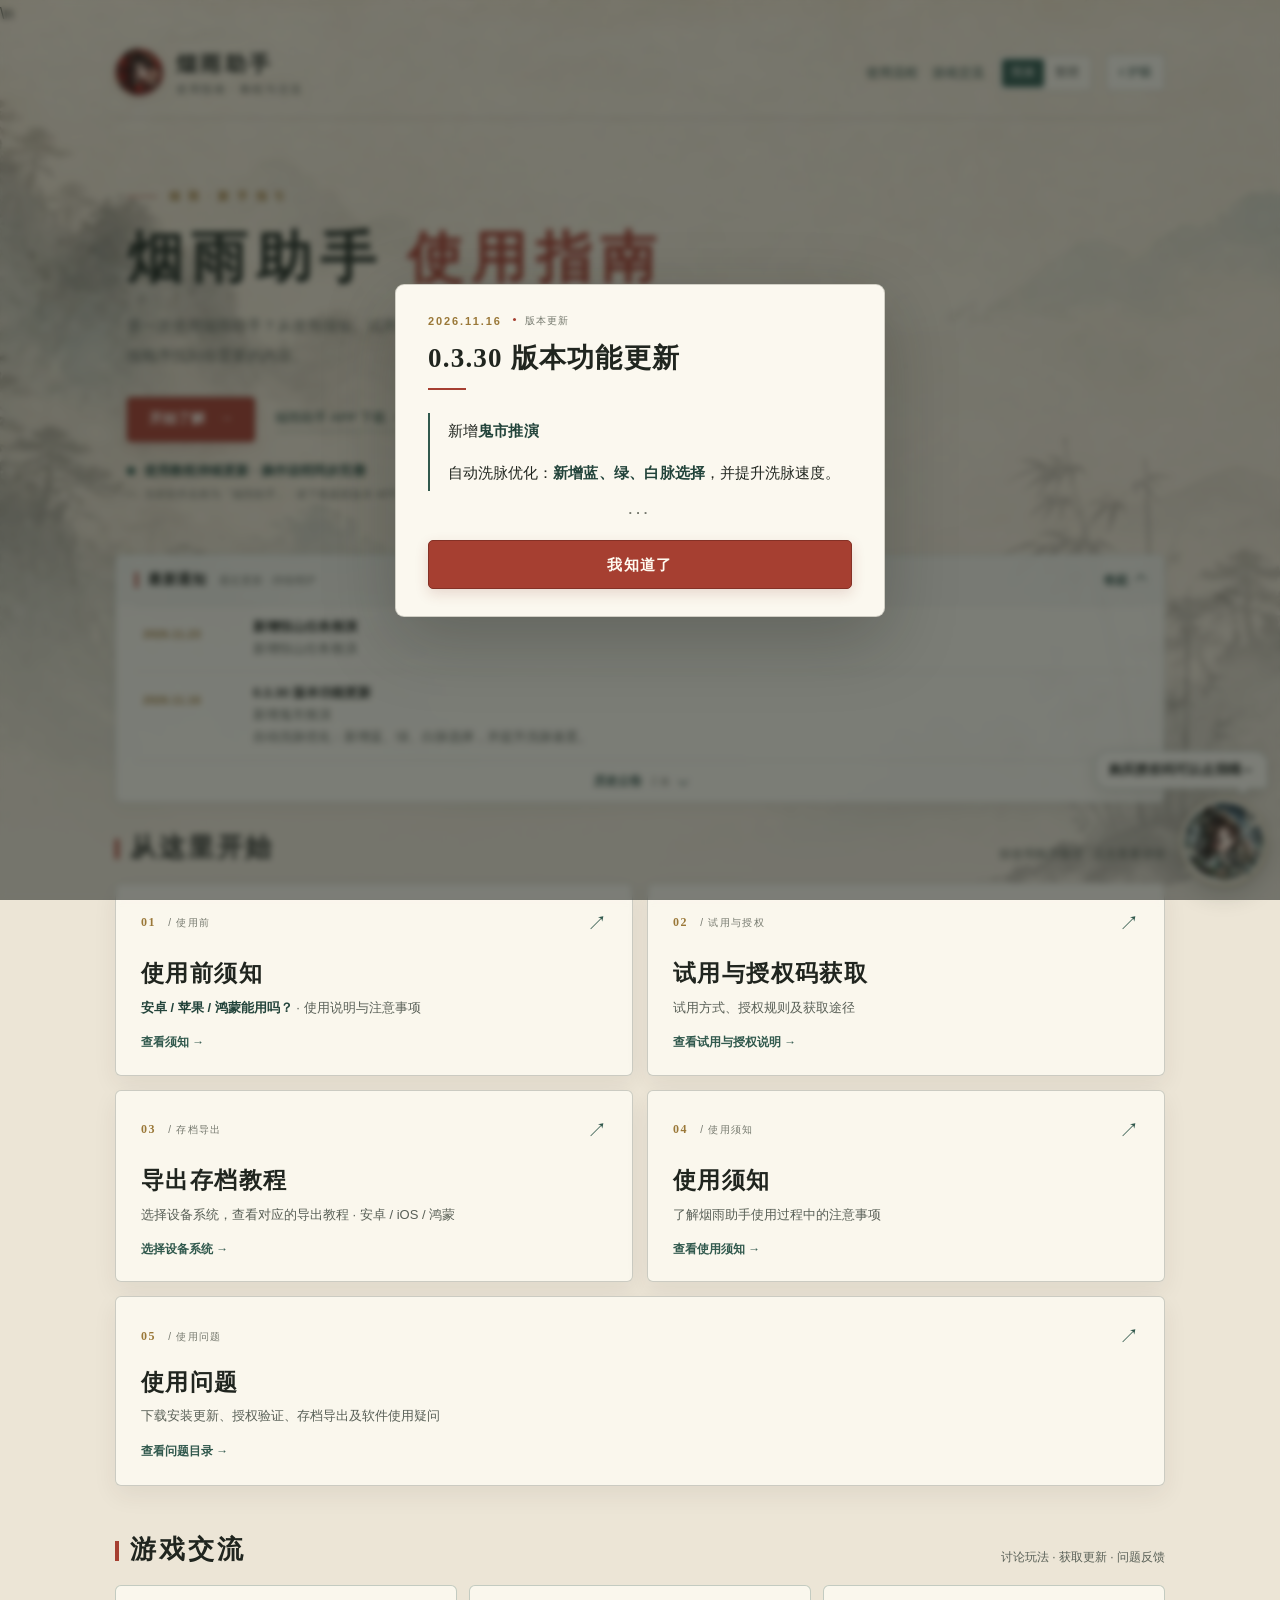
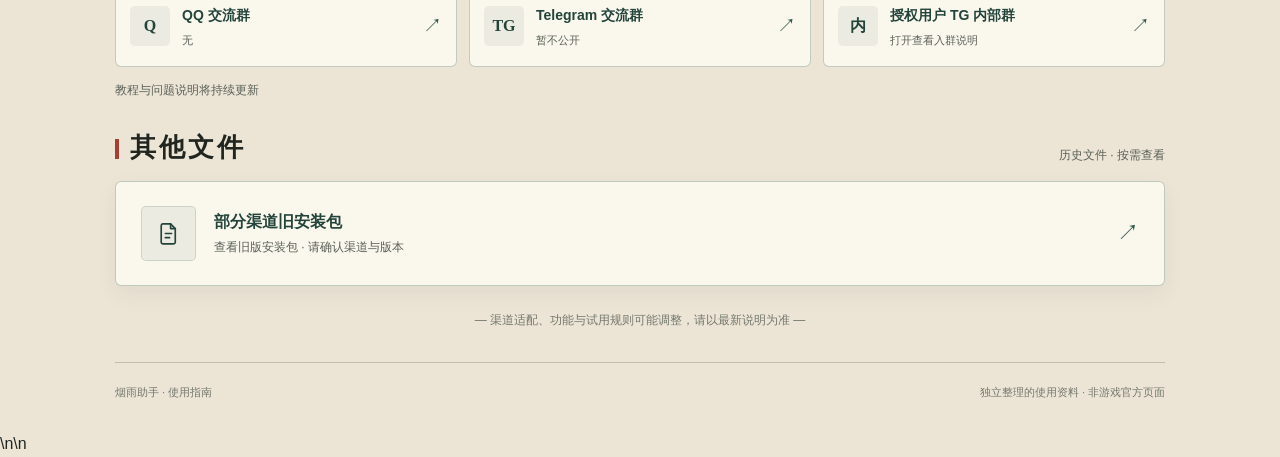
<file: index.html>
<!DOCTYPE html>

<html data-theme="bright" lang="zh-CN">
<head>
<meta charset="utf-8"/>
<meta content="width=device-width,initial-scale=1" name="viewport"/>
<meta content="#ece5d6" name="theme-color"/>
<meta content="烟雨助手使用指南：使用前须知、试用与授权码获取、安卓/iOS/鸿蒙存档导出教程、使用须知、使用问题与游戏交流。" name="description"/>
<title>烟雨助手 · 使用指南</title>
<link href="assets/app-icon.png" rel="icon" type="image/png"/>
<link href="style.css?v=20261122-nav-direct" rel="stylesheet"/>
<link href="guide-page.css?v=20261122-nav-direct" rel="stylesheet"/>
  <link rel="stylesheet" href="shop-float.css?v=20261128-shop-float"/>\n</head>
<body>
<div class="wrap">
<header class="topbar">
<a aria-label="烟雨助手使用指南首页" class="brand" href="#top"><img alt="烟雨助手图标" class="brand-logo" src="assets/app-icon.png"/><span class="brand-titles"><span class="brand-title">烟雨助手</span><span class="brand-sub">使用指南 · 教程与交流</span></span></a>
<nav aria-label="页面导航" class="toplinks"><a href="#start">使用流程</a><a href="#community">游戏交流</a><div aria-label="语言切换" class="lang-switch" role="group"><button aria-pressed="true" class="lang-option" data-lang="simplified" type="button">简体</button><button aria-pressed="false" class="lang-option" data-lang="traditional" type="button">繁體</button></div><button aria-pressed="false" class="theme-btn" id="themeButton" type="button">☾ 护眼</button></nav>
</header>
<div id="homeView">
<main id="top">
<section aria-labelledby="heroTitle" class="hero">
<div>
<div class="eyebrow">烟 雨 · 新 手 指 引</div>
<h1 id="heroTitle">烟雨助手 <em>使用指南</em></h1>
<p>第一次使用烟雨助手？从使用须知、试用授权到存档导出，<br class="desktop-only"/>按顺序找到你需要的内容。</p>
<div class="hero-actions"><a class="main-button" href="#start">开始了解 <span aria-hidden="true">→</span></a><button class="secondary-link download-trigger" data-modal="downloadModal" type="button">烟雨助手 APP 下载 ↗</button></div>
<div class="hero-micro-news" aria-label="网站动态">
  <p class="status-note"><span class="status-dot"></span><span id="heroSalesStatus">使用教程持续更新 · 操作说明同步完善</span></p>
  <p class="hero-update-note" id="heroUpdateNote">当前软件名称为「烟雨助手」 · 请下载最新版本 APP 使用</p>
</div>
</div>
</section>
<!-- 最新通知栏：默认展开，仅显示最新两条；历史公告可继续展开。正文在 config.js 的 bulletin.items 修改。 -->
<section class="bulletin-section" aria-label="最新通知">
  <details class="notice-board" id="latestBulletin" open>
    <summary class="notice-board-header">
      <span class="notice-board-heading"><span class="notice-board-accent" aria-hidden="true"></span><strong data-config-text="bulletin.title">最新通知</strong></span>
      <span class="notice-board-hint">最近更新 · 持续维护</span>
      <span class="notice-board-action"><span class="notice-board-action-text">收起</span><span class="notice-board-chevron" aria-hidden="true"></span></span>
    </summary>
    <div class="notice-board-content">
      <div class="notice-board-latest" id="latestNoticeList" aria-label="最近两条通知">
        <!-- 备用内容：正常访问时，script.js 根据 config.js 自动生成通知 -->
        <article class="notice-item">
          <div class="notice-item-meta"><time datetime="2026-11-05">2026.11.05</time></div>
          <div class="notice-item-main"><strong class="notice-item-title">后续功能展望</strong><p class="notice-item-text">整理了一些后续可能推出或优化的功能方向，供大家参考。具体功能和上线安排尚未确定，请以实际更新为准。</p></div>
        </article>
      </div>
      <details class="notice-history" id="historyBulletin">
        <summary class="notice-history-summary"><span>历史公告</span><span class="notice-history-count" id="historyBulletinCount"></span><span class="notice-history-chevron" aria-hidden="true"></span></summary>
        <div class="notice-history-list" id="historyNoticeList" aria-label="历史通知列表"><p class="notice-history-empty">暂无历史公告</p></div>
      </details>
    </div>
  </details>
</section>
<section aria-labelledby="flowTitle" class="flow-section" id="start">
<div class="section-head"><h2 id="flowTitle">从这里开始</h2><p>按使用顺序整理 · 点击查看详情</p></div>
<div class="card-grid">
<a class="nav-card nav-card-link" href="./intro.html" data-config-href="introUrl" data-page-external>
  <span class="card-head"><span class="num">01 <i>/ 使用前</i></span><span class="card-arrow">↗</span></span>
  <span class="card-title">使用前须知</span>
  <span class="card-desc"><strong style="color:var(--pine-deep);font-weight:700;">安卓 / 苹果 / 鸿蒙能用吗？</strong> · 使用说明与注意事项</span>
  <span class="card-foot">查看须知 →</span>
</a>
<a class="nav-card" href="#trial-license" data-route="trial-license">
  <span class="card-head"><span class="num">02 <i>/ 试用与授权</i></span><span class="card-arrow">↗</span></span>
  <span class="card-title">试用与授权码获取</span>
  <span class="card-desc">试用方式、授权规则及获取途径</span>
  <span class="card-foot">查看试用与授权说明 →</span>
</a>
<a class="nav-card" href="#export" data-route="export">
  <span class="card-head"><span class="num">03 <i>/ 存档导出</i></span><span class="card-arrow">↗</span></span>
  <span class="card-title">导出存档教程</span>
  <span class="card-desc">选择设备系统，查看对应的导出教程 · 安卓 / iOS / 鸿蒙</span>
  <span class="card-foot">选择设备系统 →</span>
</a>
<a class="nav-card feature-card" href="https://scnxd815i94m.feishu.cn/wiki/Ifgkw3qDtiOIbwkBD5ScJzoCnaf" data-config-href="featureNoticeUrl" data-page-external>
  <span class="card-head"><span class="num">04 <i>/ 使用须知</i></span><span class="card-arrow">↗</span></span>
  <span class="card-title">使用须知</span>
  <span class="card-desc">了解烟雨助手使用过程中的注意事项</span>
  <span class="card-foot">查看使用须知 →</span>
</a>
<a class="nav-card wide-card faq-entry" href="https://scnxd815i94m.feishu.cn/wiki/W01qwXumRinvU4kfqppcOSHwnxe" data-config-href="faqUrl" data-page-external>
  <span class="card-head"><span class="num">05 <i>/ 使用问题</i></span><span class="card-arrow">↗</span></span>
  <span class="card-title">使用问题</span>
  <span class="card-desc">下载安装更新、授权验证、存档导出及软件使用疑问</span>
  <span class="card-foot">查看问题目录 →</span>
</a>
</div>
</section>
<section aria-labelledby="communityTitle" class="community" id="community"><div class="section-head"><h2 id="communityTitle">游戏交流</h2><p>讨论玩法 · 获取更新 · 问题反馈</p></div>
<div class="community-choices">
<button type="button" class="community-choice" id="qqCommunityButton" data-modal="qqCommunityModal">
<span class="community-icon">Q</span><span class="community-copy"><strong>QQ 交流群</strong><small data-config-text="community.qqCard">无</small></span><span class="community-arr">↗</span>
</button>
<button type="button" class="community-choice" id="tgCommunityButton" data-modal="tgCommunityModal">
<span class="community-icon">TG</span><span class="community-copy"><strong>Telegram 交流群</strong><small data-config-text="community.tgCard">暂不公开</small></span><span class="community-arr">↗</span>
</button>
<button type="button" class="community-choice" id="internalCommunityButton" data-modal="internalCommunityModal">
<span class="community-icon">内</span><span class="community-copy"><strong>授权用户 TG 内部群</strong><small data-config-text="community.internalCard">打开查看入群说明</small></span><span class="community-arr">↗</span>
</button>
</div>
<div class="community-bottom"><span id="communitySalesNote" data-config-text="sales.communityNote">教程与问题说明将持续更新</span></div></section>
<!-- 其他文件：文字和网址统一在 config.js 中修改；结构在此维护 -->
<section class="other-files" id="otherFiles" aria-labelledby="otherFilesTitle">
  <div class="section-head">
    <h2 id="otherFilesTitle" data-config-text="legacyFiles.heading">其他文件</h2>
    <p data-config-text="legacyFiles.caption">历史文件 · 按需查看</p>
  </div>
  <a class="other-file-card" href="#" id="legacyPackageLink" rel="noopener noreferrer" target="_blank">
    <span class="other-file-icon" aria-hidden="true">
      <svg viewBox="0 0 24 24" width="25" height="25" fill="none" stroke="currentColor" stroke-width="1.6" stroke-linecap="round" stroke-linejoin="round">
        <path d="M6.5 2.75H14l4.5 4.5v13A1.75 1.75 0 0 1 16.75 22h-10A1.75 1.75 0 0 1 5 20.25V4.5a1.75 1.75 0 0 1 1.5-1.75Z" />
        <path d="M14 2.75v4.5h4.5M9 12h6M9 16h4" />
      </svg>
    </span>
    <span class="other-file-copy">
      <strong data-config-text="legacyFiles.title">部分渠道旧安装包</strong>
      <small data-config-text="legacyFiles.description">查看旧版安装包 · 请确认渠道与版本</small>
    </span>
    <span class="other-file-arrow" aria-hidden="true">↗</span>
  </a>
</section>
<p class="bottom-tip">— 渠道适配、功能与试用规则可能调整，请以最新说明为准 —</p>
</main>
</div>

<main id="trialLicenseView" class="route-view" hidden>
  <div class="guide-main">
    <nav class="guide-breadcrumb" aria-label="当前位置">
      <a href="#top">首页</a><span aria-hidden="true">/</span><span>02 试用与授权</span>
    </nav>
    <header class="guide-page-heading">
      <p class="guide-kicker">02 <span>/</span> 使用指南</p>
      <h1>试用与授权码获取</h1>
    </header>
    <section class="guide-section">
      <div class="guide-section-heading">
        <h2>选择需要了解的内容</h2>
        <p class="guide-section-intro">试用方式、授权规则及获取途径，点击对应内容直接查看。</p>
      </div>
      <div class="license-choices" aria-label="试用与授权入口">
        <a class="license-choice license-choice-guide" href="https://scnxd815i94m.feishu.cn/wiki/D5Z1wLOZcim5mRkrPsicbSY2nae" data-config-href="trialUrl" data-page-external>
          <span class="license-choice-index">2.1 / 试用</span>
          <strong>试用说明</strong>
          <small>了解试用方式与体验规则</small>
          <span aria-hidden="true" class="license-choice-arrow">↗</span>
        </a>
        <a class="license-choice license-choice-guide" href="https://scnxd815i94m.feishu.cn/wiki/W6oXwuNaHiaY0VkIEa1ctIaVnMd" data-config-href="licenseGuideUrl" data-page-external>
          <span class="license-choice-index">2.2 / 授权</span>
          <strong>授权码获取</strong>
          <small>期限、次数、绑定规则及获取方式</small>
          <span aria-hidden="true" class="license-choice-arrow">↗</span>
        </a>
      </div>
      <div class="store-entry-row" aria-label="店铺入口">
        <span class="store-entry-caption" data-config-text="sales.entryPrefix">店铺入口</span>
        <a class="store-entry-link" href="https://m.tb.cn/h.j7iFwsn?tk=JPls6capO7m" data-config-href="storeUrl">
          <span data-config-text="sales.entryName">闲鱼店铺</span>
          <span class="store-entry-status" data-config-text="sales.badge">开放购买</span>
          <span class="store-entry-arrow" aria-hidden="true">↗</span>
        </a>
      </div>
      <p class="license-state-note" data-config-text="sales.notice">授权码已恢复购买，可点击闲鱼店铺查看详情。</p>
    </section>
    <div class="route-back-row"><a class="main-button" href="#top">返回导航首页 <span aria-hidden="true">→</span></a></div>
  </div>
</main>

<main id="exportView" class="route-view" hidden>
  <div class="guide-main">
    <nav class="guide-breadcrumb" aria-label="当前位置">
      <a href="#top">首页</a><span aria-hidden="true">/</span><span>03 存档导出</span>
    </nav>
    <header class="guide-page-heading">
      <p class="guide-kicker">03 <span>/</span> 使用指南</p>
      <h1>导出存档教程</h1>
    </header>
    <section class="guide-section">
      <div class="guide-section-heading">
        <h2>请选择设备系统</h2>
        <p class="guide-section-intro">选择自己的设备系统，查看对应教程。</p>
      </div>
      <div class="export-options">
        <a class="export-option" href="https://scnxd815i94m.feishu.cn/wiki/A1tWw73zBiktGskxMp0csesun02" data-config-href="tutorialUrls.android" data-page-external>
          <span class="export-symbol">安</span><span class="export-option-text"><strong>安卓</strong><small>Android · 查看导出教程</small></span><span aria-hidden="true" class="export-arrow">↗</span>
        </a>
        <a class="export-option" href="https://scnxd815i94m.feishu.cn/wiki/BtYLwNKjhiKExZkoaX8c0VOInjM" data-config-href="tutorialUrls.ios" data-page-external>
          <span class="export-symbol">苹</span><span class="export-option-text"><strong>苹果</strong><small>iOS · 查看导出教程</small></span><span aria-hidden="true" class="export-arrow">↗</span>
        </a>
        <a class="export-option" href="https://scnxd815i94m.feishu.cn/wiki/AfctwWagMi4xdmkbqVRcm7t5nwe" data-config-href="tutorialUrls.harmony" data-page-external>
          <span class="export-symbol">鸿</span><span class="export-option-text"><strong>鸿蒙</strong><small>HarmonyOS · 查看相关说明</small></span><span aria-hidden="true" class="export-arrow">↗</span>
        </a>
      </div>
      <div class="export-assistance">
        <span class="export-assistance-caption">不方便自己操作？</span>
        <a class="export-option export-option-manual" href="https://scnxd815i94m.feishu.cn/wiki/DnCmwVpxFiHEz4kJSZ5cpDj4nHf" data-config-href="manualUrl" data-page-external>
          <span class="export-symbol">代</span><span class="export-option-text"><strong>人工代导</strong><small>人工代导专用入口 · 您只需等待结果</small></span><span aria-hidden="true" class="export-arrow">↗</span>
        </a>
      </div>
      <p class="route-note">使用前请确认渠道支持情况，教程存在不代表当前已适配。</p>
    </section>
    <div class="route-back-row"><a class="main-button" href="#top">返回导航首页 <span aria-hidden="true">→</span></a></div>
  </div>
</main>
<footer class="footer"><span>烟雨助手 · 使用指南</span><span>独立整理的使用资料 · 非游戏官方页面</span></footer>
</div>
<dialog class="modal community-info-modal" id="qqCommunityModal" aria-labelledby="qqCommunityTitle">
  <div class="modal-top"><span class="modal-kicker">游戏交流 / QQ</span><button type="button" class="close" data-close aria-label="关闭">×</button></div>
  <div class="modal-body"><h2 id="qqCommunityTitle">QQ 交流群</h2>
    <p data-config-text="community.qqModal">无 QQ 交流群。</p>
    <div class="modal-actions"><button class="ghost-btn" type="button" data-close>返回导航</button></div>
  </div>
</dialog>
<dialog class="modal community-info-modal" id="tgCommunityModal" aria-labelledby="tgCommunityTitle">
  <div class="modal-top"><span class="modal-kicker">游戏交流 / Telegram</span><button type="button" class="close" data-close aria-label="关闭">×</button></div>
  <div class="modal-body"><h2 id="tgCommunityTitle">Telegram 交流群</h2>
    <p data-config-text="community.tgModal">暂不公开，有需要的小伙伴自己找群友拉一下吧。</p>
    <div class="modal-actions"><button class="ghost-btn" type="button" data-close>返回导航</button></div>
  </div>
</dialog>
<dialog class="modal community-info-modal" id="internalCommunityModal" aria-labelledby="internalCommunityTitle">
  <div class="modal-top"><span class="modal-kicker">游戏交流 / Telegram</span><button type="button" class="close" data-close aria-label="关闭">×</button></div>
  <div class="modal-body"><h2 id="internalCommunityTitle">授权用户 TG 内部群</h2>
    <p data-config-text="community.internalModal">已有授权用户的 Telegram 内部交流群，付费用户请在 TG 交流群联系机器人“步惊云”入群。</p>
    <div class="modal-actions"><button class="ghost-btn" type="button" data-close>返回导航</button></div>
  </div>
</dialog>
<dialog aria-labelledby="downloadTitle" class="modal" id="downloadModal">
<div class="modal-top"><span class="modal-kicker">烟雨助手 · 下载说明</span><button aria-label="关闭" class="close" data-close="" type="button">×</button></div>
<div class="modal-body">
<h2 id="downloadTitle">烟雨助手 APP 下载</h2>
<p>点击下方按钮，将前往烟雨助手 APP 下载页面。</p>
<div class="guide-box download-help">
<strong>下载链接打不开怎么办？</strong>
<ol>
<li><b>在微信、QQ、闲鱼 等应用内打不开：</b>尝试选择“在浏览器中打开”，或复制下载链接到手机自带浏览器、Chrome、Edge 等浏览器。</li>
<li><b>页面无法加载或下载失败：</b>检查网络连接、稍后重试或进群拿安装包。</li>
<li><b>安装时出现安全提示：</b>询问AI如何避免被电脑当成威胁（比如短暂关掉360安全中心等）。</li>
</ol>
</div>
<div class="modal-actions">
<a class="main-button" href="#" id="appDownloadLink" rel="noopener noreferrer" target="_blank">前往下载 ↗</a>
<button class="ghost-btn" id="copyDownloadLink" type="button">复制下载链接</button>
<button class="ghost-btn" data-close="" type="button">返回导航</button>
</div>
<p aria-live="polite" class="smallprint" id="downloadHint" role="status">如无法直接打开，可复制链接后在浏览器中粘贴访问。</p>
<p class="download-url-fallback" hidden="" id="downloadUrlFallback"></p>
</div>
</dialog>
<!-- 版本更新弹窗：日期、两条重点内容及关闭文案统一在 config.js 中维护 -->
<dialog aria-labelledby="dailyAnnouncementTitle" aria-describedby="dailyAnnouncementCopy" class="modal daily-announcement-modal" id="dailyAnnouncementModal">
  <div class="modal-top">
    <div class="daily-announcement-meta">
      <time class="modal-kicker daily-announcement-date" id="dailyAnnouncementDate" datetime="2026-11-16">2026.11.16</time>
      <span class="daily-announcement-edition">版本更新</span>
    </div>
  </div>
  <div class="modal-body">
    <h2 id="dailyAnnouncementTitle" tabindex="-1" autofocus>0.3.30 版本功能更新</h2>
    <div class="daily-announcement-copy" id="dailyAnnouncementCopy">
      <p class="announcement-feature announcement-feature-primary">新增<strong>鬼市推演</strong></p>
      <p class="announcement-feature">自动洗脉优化：<strong>新增蓝、绿、白脉选择</strong>，并提升洗脉速度。</p>
    </div>
    <div class="daily-announcement-more-row">
      <button class="daily-announcement-more" id="dailyAnnouncementDismiss" type="button" aria-label="关闭版本更新" title="关闭版本更新">···</button>
    </div>
    <div class="modal-actions">
      <button class="main-button" id="dailyAnnouncementConfirm" data-close="" type="button">我知道了</button>
    </div>
  </div>
</dialog>
<script src="config.js?v=20261128-player"></script><script src="lang-map.js?v=20261122-nav-direct"></script><script src="script.js?v=20261128-player"></script>
<style>
/* 导航卡片按压反馈与整页切换 */
.nav-card{cursor:pointer;text-decoration:none;-webkit-tap-highlight-color:transparent}
.nav-card:focus-visible{outline:2px solid var(--pine);outline-offset:3px}
@media (prefers-reduced-motion:no-preference){
  .nav-card{transition:transform 100ms ease,background-color 100ms ease,border-color 100ms ease,box-shadow 100ms ease}
  .nav-card:active{transform:translateY(1px) scale(.992);border-color:rgba(49,89,77,.62);background:rgba(239,235,222,.98);box-shadow:inset 0 2px 7px rgba(38,53,43,.09),0 3px 10px rgba(57,48,36,.05)}
  html[data-theme="care"] .nav-card:active{background:rgba(53,57,58,.98);border-color:rgba(159,197,184,.62);box-shadow:inset 0 2px 7px rgba(0,0,0,.18),0 3px 10px rgba(0,0,0,.12)}
  #homeView,#trialLicenseView,#exportView{transition:opacity 190ms ease,transform 190ms ease}
  .view-leaving{opacity:0!important;transform:translateY(5px)!important;pointer-events:none}
  .view-entering{animation:nav-page-enter 210ms cubic-bezier(.2,.72,.25,1) both}
  @keyframes nav-page-enter{from{opacity:0;transform:translateY(7px)}to{opacity:1;transform:translateY(0)}}
}
.route-view[hidden]{display:none!important}
.route-view{min-height:55vh}
.route-view .guide-main{max-width:850px;margin:0 auto}
.route-view .guide-section{margin-top:30px}
.route-back-row{margin-top:32px}
.route-note{margin:14px 0 0;font-size:12px;line-height:1.7;color:var(--muted-light)}
@media(max-width:620px){.route-view .guide-main{padding:22px 2px 42px}.route-view .guide-page-heading h1{font-size:31px}}
@media(prefers-reduced-motion:reduce){
  #homeView,#trialLicenseView,#exportView{transition:none!important}
  .view-entering{animation:none!important}
  .nav-card:active{transform:none!important}
}
</style>
<script>
(() => {
  const home=document.getElementById('homeView');
  const trial=document.getElementById('trialLicenseView');
  const exportPage=document.getElementById('exportView');
  if(!home||!trial||!exportPage)return;

  // 外部网址仍以 config.js 为唯一编辑入口。
  const siteConfig=typeof SITE_CONFIG!=='undefined'?SITE_CONFIG:{};
  document.querySelectorAll('[data-config-href]').forEach(link=>{
    let value=siteConfig;
    (link.dataset.configHref||'').split('.').forEach(key=>{value=value&&value[key];});
    if(typeof value==='string'&&value.trim())link.href=value;
  });

  const views={home, 'trial-license':trial, export:exportPage};
  const titles={home:'烟雨助手 · 使用指南','trial-license':'试用与授权码获取 · 烟雨助手',export:'导出存档教程 · 烟雨助手'};
  const reduced=window.matchMedia&&window.matchMedia('(prefers-reduced-motion: reduce)').matches;
  const routeFromHash=()=>{
    const key=location.hash.replace(/^#/,'');
    return key==='trial-license'||key==='export'?key:'home';
  };
  let currentRoute=routeFromHash();
  let targetRoute=currentRoute;
  let timer=null;

  const showImmediately=route=>{
    Object.entries(views).forEach(([key,view])=>{
      view.hidden=key!==route;
      view.classList.remove('view-leaving','view-entering');
    });
    currentRoute=targetRoute=route;
    document.title=titles[route];
  };

  const showRoute=route=>{
    if(!views[route]||route===targetRoute)return;
    targetRoute=route;
    if(timer)window.clearTimeout(timer);
    if(reduced){showImmediately(route);return;}

    const from=views[currentRoute];
    const to=views[route];
    from.classList.remove('view-entering');
    from.classList.add('view-leaving');
    timer=window.setTimeout(()=>{
      from.hidden=true;
      from.classList.remove('view-leaving');
      to.hidden=false;
      to.classList.remove('view-entering');
      void to.offsetWidth;
      to.classList.add('view-entering');
      currentRoute=targetRoute=route;
      document.title=titles[route];
      timer=null;
      if(route==='home'&&['#start','#community'].includes(location.hash)){
        document.querySelector(location.hash)?.scrollIntoView({behavior:'smooth',block:'start'});
      }else if(route==='home'){
        window.scrollTo({top:0,behavior:'smooth'});
      }else{
        window.scrollTo({top:0,behavior:'auto'});
      }
    },190);
  };

  showImmediately(currentRoute);

  document.addEventListener('click',event=>{
    const routeLink=event.target.closest('a[data-route]');
    if(routeLink&&event.button===0&&!event.metaKey&&!event.ctrlKey&&!event.shiftKey&&!event.altKey){
      event.preventDefault();
      const route=routeLink.dataset.route;
      if(!views[route])return;
      history.pushState({navRoute:route},'','#'+route);
      showRoute(route);
      return;
    }

    const homeAnchor=event.target.closest('a[href^="#"]');
    if(homeAnchor&&currentRoute!=='home'&&['#top','#start','#community'].includes(homeAnchor.getAttribute('href'))){
      event.preventDefault();
      const hash=homeAnchor.getAttribute('href');
      history.pushState({navRoute:'home'},'',hash);
      showRoute('home');
      return;
    }

    const external=event.target.closest('a[data-page-external]');
    if(!external||event.button!==0||event.metaKey||event.ctrlKey||event.shiftKey||event.altKey||external.target==='_blank'||external.hasAttribute('download'))return;
    event.preventDefault();
    const activeView=views[currentRoute];
    if(reduced){location.href=external.href;return;}
    activeView.classList.add('view-leaving');
    window.setTimeout(()=>{location.href=external.href;},190);
  });

  const restoreFromHistory=()=>showRoute(routeFromHash());
  window.addEventListener('popstate',restoreFromHistory);
  window.addEventListener('hashchange',restoreFromHistory);
})();
</script>
\n<script src="shop-float.js?v=20261128-shop-float" defer></script>\n</body></html>
</file>
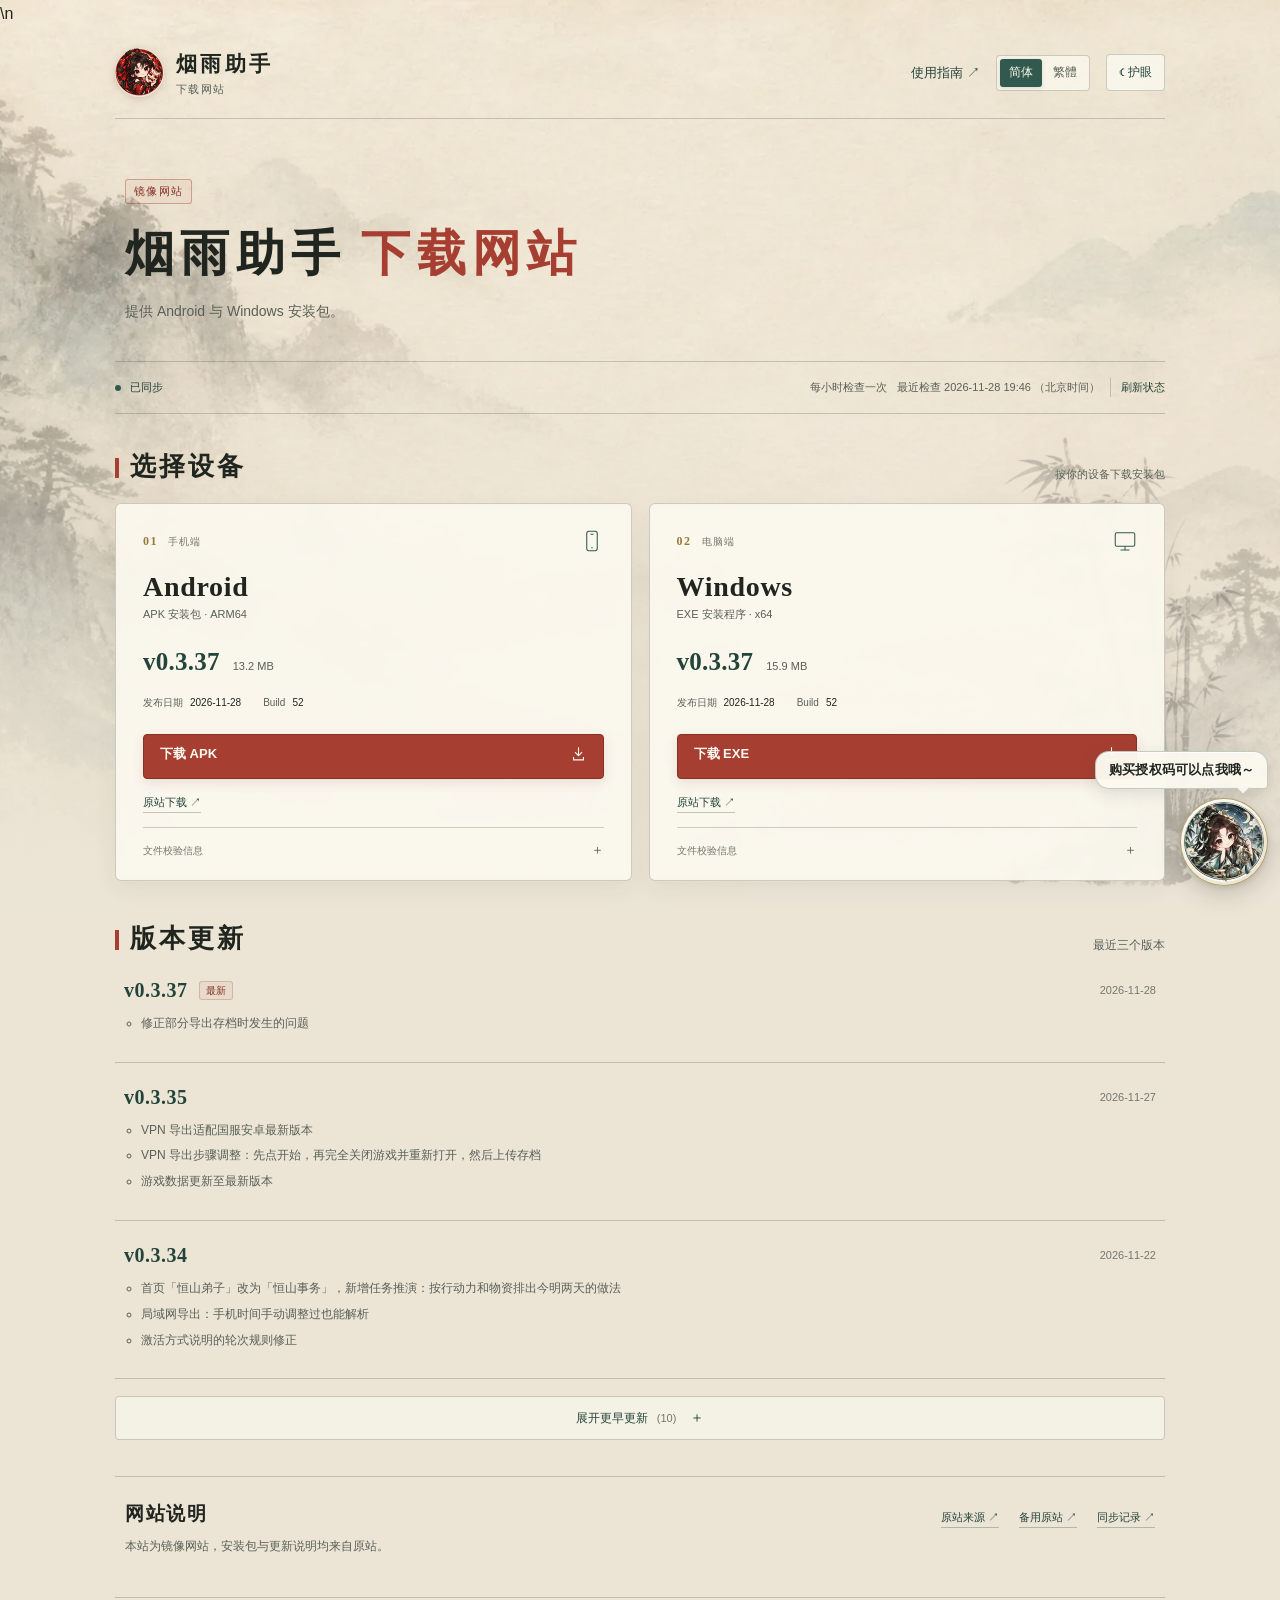
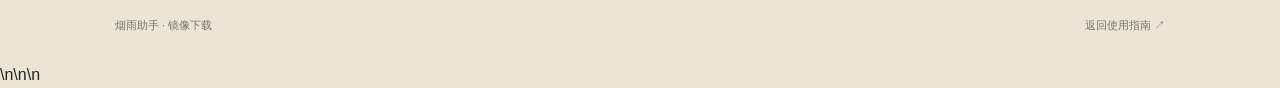
<file: downloads/index.html>
<!doctype html>
<html lang="zh-CN" data-theme="bright">
<head>
<meta charset="utf-8"><meta name="viewport" content="width=device-width,initial-scale=1">
<meta name="theme-color" content="#ece5d6"><meta name="description" content="烟雨助手镜像下载网站，提供 Android 与 Windows 安装包及版本更新记录。">
<title>烟雨助手 · 下载网站</title>
<link rel="icon" href="../assets/app-icon.png" type="image/png">
<link rel="stylesheet" href="../style.css?v=20261111-ink">
<link rel="stylesheet" href="download.css?v=20261111-ink1">
<script src="download.js?v=20261111-ink1" defer></script>
  <link rel="stylesheet" href="../shop-float.css?v=20261128-shop-float"/>\n</head>
<body class="download-page">
<header class="wrap topbar">
  <a class="brand" href="./"><img class="brand-logo" src="../assets/app-icon.png" width="49" height="49" alt=""><span class="brand-titles"><span class="brand-title" data-i18n="appName">烟雨助手</span><span class="brand-sub" data-i18n="downloadSite">下载网站</span></span></a>
  <nav class="toplinks" aria-label="网站导航"><a class="guide-link" href="../"><span data-i18n="guide">使用指南</span> ↗</a><div class="lang-switch" role="group" aria-label="语言切换"><button class="lang-option" type="button" data-lang="simplified" aria-pressed="true">简体</button><button class="lang-option" type="button" data-lang="traditional" aria-pressed="false">繁體</button></div><button class="theme-btn" id="themeButton" type="button" aria-pressed="false">☾ <span data-i18n="care">护眼</span></button></nav>
</header>
<main class="wrap main">
<section class="download-hero" aria-labelledby="page-title"><span class="mirror-label" data-i18n="mirrorSite">镜像网站</span><h1 id="page-title"><span data-i18n="appName">烟雨助手</span><em data-i18n="downloadSite">下载网站</em></h1><p data-i18n="intro">提供 Android 与 Windows 安装包。</p></section>
<div class="sync-line" data-status="statusOk"><span class="sync-state"><i class="sync-dot" aria-hidden="true"></i><b id="sync-status" data-i18n="statusOk">已同步</b></span><span class="sync-info"><span class="cadence" data-i18n="hourly">每小时检查一次</span><span><span data-i18n="lastChecked">最近检查</span> <time id="checked-time">2026-11-28 19:46</time> <span data-i18n="beijingTime">（北京时间）</span></span><button class="refresh-state" id="refresh-state" type="button" data-i18n="refresh">刷新状态</button></span></div>
<p class="refresh-message" id="refresh-message" role="status" hidden></p>
<section class="download-section" id="downloads" aria-labelledby="devices-title">
  <div class="section-head"><h2 id="devices-title" data-i18n="chooseDevice">选择设备</h2><p data-i18n="platformNote">按你的设备下载安装包</p></div>
  <div class="download-grid">
    <article class="download-card" data-platform="android"><div class="device-head"><span class="device-index">01 <span data-i18n="mobile">手机端</span></span><svg class="device-icon" viewBox="0 0 32 32" aria-hidden="true"><rect x="9" y="3" width="14" height="26" rx="3"/><path d="M14 7h4m-3 18h2"/></svg></div><h3 class="device-title">Android</h3><p class="device-format"><span data-i18n="apkPackage">APK 安装包</span> · ARM64</p><div class="package-version"><strong data-field="version">v0.3.37</strong><span data-field="size">13.2 MB</span></div><div class="package-meta"><span><span data-i18n="releaseDate">发布日期</span><b data-field="date">2026-11-28</b></span><span>Build<b data-field="build">52</b></span></div><div data-button><a class="download-button" data-download href="https://github.com/yygx-guide/yygx-guide.github.io/releases/download/yyhelper-android-b52-66f7c671d9b173d7/yyhelper-0.3.37-52-android.apk"><span data-i18n="downloadAPK">下载 APK</span><svg viewBox="0 0 24 24" aria-hidden="true"><path d="M12 3v12m-5-5 5 5 5-5M5 17v4h14v-4"/></svg></a></div><div class="package-links"><a class="source-download" data-source href="https://download.yanyuhelper.com/releases/android/52/download.html" target="_blank" rel="noopener noreferrer"><span data-i18n="originalDownload">原站下载</span> ↗</a></div><details class="file-verification"><summary data-i18n="fileCheck">文件校验信息</summary><code data-field="sha">66f7c671d9b173d738bcd1e3d80c655e618867b279982d914ac0789330aa264a</code></details></article>
    <article class="download-card" data-platform="windows"><div class="device-head"><span class="device-index">02 <span data-i18n="desktop">电脑端</span></span><svg class="device-icon" viewBox="0 0 32 32" aria-hidden="true"><rect x="3" y="5" width="26" height="18" rx="2"/><path d="M10 28h12m-6-5v5"/></svg></div><h3 class="device-title">Windows</h3><p class="device-format"><span data-i18n="exePackage">EXE 安装程序</span> · x64</p><div class="package-version"><strong data-field="version">v0.3.37</strong><span data-field="size">15.9 MB</span></div><div class="package-meta"><span><span data-i18n="releaseDate">发布日期</span><b data-field="date">2026-11-28</b></span><span>Build<b data-field="build">52</b></span></div><div data-button><a class="download-button" data-download href="https://github.com/yygx-guide/yygx-guide.github.io/releases/download/yyhelper-windows-b52-891a595b00988878/yyhelper-0.3.37-52-windows.exe"><span data-i18n="downloadEXE">下载 EXE</span><svg viewBox="0 0 24 24" aria-hidden="true"><path d="M12 3v12m-5-5 5 5 5-5M5 17v4h14v-4"/></svg></a></div><div class="package-links"><a class="source-download" data-source href="https://download.yanyuhelper.com/releases/windows/52/download.html" target="_blank" rel="noopener noreferrer"><span data-i18n="originalDownload">原站下载</span> ↗</a></div><details class="file-verification"><summary data-i18n="fileCheck">文件校验信息</summary><code data-field="sha">891a595b00988878999e9eb89ce2087bb35c041aad43fd3eac72c2f2cff98d88</code></details></article>
  </div>
</section>
<section class="release-section" aria-labelledby="releases-title"><div class="section-head"><h2 id="releases-title" data-i18n="releaseHistory">版本更新</h2><p data-i18n="recentThree">最近三个版本</p></div><ol class="release-list" id="recent-releases"><li class="release-entry"><div class="release-head"><div><h3>v0.3.37</h3><span class="latest-label" data-i18n="latest">最新</span></div><time>2026-11-28</time></div><div class="release-copy"><ul><li data-note="修正部分导出存档时发生的问题">修正部分导出存档时发生的问题</li></ul></div></li><li class="release-entry"><div class="release-head"><div><h3>v0.3.35</h3></div><time>2026-11-27</time></div><div class="release-copy"><ul><li data-note="VPN 导出适配国服安卓最新版本">VPN 导出适配国服安卓最新版本</li><li data-note="VPN 导出步骤调整：先点开始，再完全关闭游戏并重新打开，然后上传存档">VPN 导出步骤调整：先点开始，再完全关闭游戏并重新打开，然后上传存档</li><li data-note="游戏数据更新至最新版本">游戏数据更新至最新版本</li></ul></div></li><li class="release-entry"><div class="release-head"><div><h3>v0.3.34</h3></div><time>2026-11-22</time></div><div class="release-copy"><ul><li data-note="首页「恒山弟子」改为「恒山事务」，新增任务推演：按行动力和物资排出今明两天的做法">首页「恒山弟子」改为「恒山事务」，新增任务推演：按行动力和物资排出今明两天的做法</li><li data-note="局域网导出：手机时间手动调整过也能解析">局域网导出：手机时间手动调整过也能解析</li><li data-note="激活方式说明的轮次规则修正">激活方式说明的轮次规则修正</li></ul></div></li></ol><details class="history-disclosure" id="history-disclosure" ><summary><span class="when-closed" data-i18n="showHistory">展开更早更新</span><span class="when-open" data-i18n="hideHistory">收起历史更新</span><span class="history-count">(<span id="older-count">10</span>)</span></summary><ol class="release-list" id="older-releases"><li class="release-entry"><div class="release-head"><div><h3>v0.3.33</h3></div><time>2026-11-20</time></div><div class="release-copy"><ul><li data-note="修复芒晶洗练问题">修复芒晶洗练问题</li></ul></div></li><li class="release-entry"><div class="release-head"><div><h3>v0.3.32</h3></div><time>2026-11-17</time></div><div class="release-copy"><ul><li data-note="新增雪喉刀等新版装备与武学">新增雪喉刀等新版装备与武学</li><li data-note="修正剑王阁再铸材料数量">修正剑王阁再铸材料数量</li></ul></div></li><li class="release-entry"><div class="release-head"><div><h3>v0.3.31</h3></div><time>2026-11-17</time></div><div class="release-copy"><ul><li data-note="局域网捕获优化">局域网捕获优化</li><li data-note="新增烟雨衣橱预览">新增烟雨衣橱预览</li></ul></div></li><li class="release-entry"><div class="release-head"><div><h3>v0.3.30</h3></div><time>2026-11-15</time></div><div class="release-copy"><ul><li data-note="新增鬼市推演相关功能">新增鬼市推演相关功能</li></ul></div></li><li class="release-entry"><div class="release-head"><div><h3>v0.3.29</h3></div><time>2026-11-15</time></div><div class="release-copy"><ul><li data-note="鸿蒙新增「文件解析」：可导入抓包文件（.har）导出存档，支持手机扫码上传">鸿蒙新增「文件解析」：可导入抓包文件（.har）导出存档，支持手机扫码上传</li><li data-note="副本掉落按实测存档校正，掉落与装备更准确">副本掉落按实测存档校正，掉落与装备更准确</li><li data-note="自动洗脉：目标改为排序，可选非紫脉（蓝、绿、白），计算更快">自动洗脉：目标改为排序，可选非紫脉（蓝、绿、白），计算更快</li><li data-note="恒山弟子：推演可暂停、继续，算不完也先给出路线；每日经验按游戏分笔到账">恒山弟子：推演可暂停、继续，算不完也先给出路线；每日经验按游戏分笔到账</li><li data-note="自动虎骨：按体力与材料排出合计虎骨最多的顺序">自动虎骨：按体力与材料排出合计虎骨最多的顺序</li><li data-note="精炼：角色内劲罡气计入精炼等级加成，修正预览次数">精炼：角色内劲罡气计入精炼等级加成，修正预览次数</li><li data-note="无附加装备也能推演附加材料">无附加装备也能推演附加材料</li><li data-note="手机版不再提供 ADB 导出（仅 Windows）">手机版不再提供 ADB 导出（仅 Windows）</li><li data-note="修正 Windows 局域网有时选不了 IP">修正 Windows 局域网有时选不了 IP</li><li data-note="云端存档显示实际会员等级">云端存档显示实际会员等级</li></ul></div></li><li class="release-entry"><div class="release-head"><div><h3>v0.3.28</h3></div><time>2026-11-12</time></div><div class="release-copy"><ul><li data-note="局域网兼容性优化">局域网兼容性优化</li></ul></div></li><li class="release-entry"><div class="release-head"><div><h3>v0.3.27</h3></div><time>2026-11-11</time></div><div class="release-copy"><ul><li data-note="日志完善">日志完善</li></ul></div></li><li class="release-entry"><div class="release-head"><div><h3>v0.3.25</h3></div><time>2026-11-11</time></div><div class="release-copy"><ul><li data-note="日志完善">日志完善</li></ul></div></li><li class="release-entry"><div class="release-head"><div><h3>v0.3.22</h3></div><time>2026-11-09</time></div><div class="release-copy"><ul><li data-note="修复 iOS 局域网导出解析失败的问题">修复 iOS 局域网导出解析失败的问题</li></ul></div></li><li class="release-entry"><div class="release-head"><div><h3>v0.3.10</h3></div><time>2026-11-01</time></div><div class="release-copy"><ul><li data-note="修复局域网鸿蒙导出">修复局域网鸿蒙导出</li><li data-note="修复某些功能加载存档显示数据不完整">修复某些功能加载存档显示数据不完整</li><li data-note="优化已解锁三槽的恒山子弟模拟优化">优化已解锁三槽的恒山子弟模拟优化</li><li data-note="优化精炼锻造银两显示">优化精炼锻造银两显示</li><li data-note="优化部分功能的使用">优化部分功能的使用</li></ul></div></li></ol></details></section>
<section class="source-section" aria-labelledby="source-title"><div><h2 id="source-title" data-i18n="siteInfo">网站说明</h2><p data-i18n="mirrorDescription">本站为镜像网站，安装包与更新说明均来自原站。</p></div><nav class="source-links" aria-label="来源"><a href="https://download.yanyuhelper.com/" target="_blank" rel="noopener noreferrer"><span data-i18n="source">原站来源</span> ↗</a><a href="https://download.yyhelper.app/" target="_blank" rel="noopener noreferrer"><span data-i18n="alternateSource">备用原站</span> ↗</a><a href="https://github.com/yygx-guide/yygx-guide.github.io/actions/workflows/sync-yyhelper.yml" target="_blank" rel="noopener noreferrer"><span data-i18n="syncHistory">同步记录</span> ↗</a></nav></section>
</main><footer class="wrap footer"><span data-i18n="footer">烟雨助手 · 镜像下载</span><a href="../"><span data-i18n="backGuide">返回使用指南</span> ↗</a></footer>
\n<script src="../config.js?v=20261128-shop-float" defer></script>\n<script src="../shop-float.js?v=20261128-shop-float" defer></script>\n</body></html>
</file>
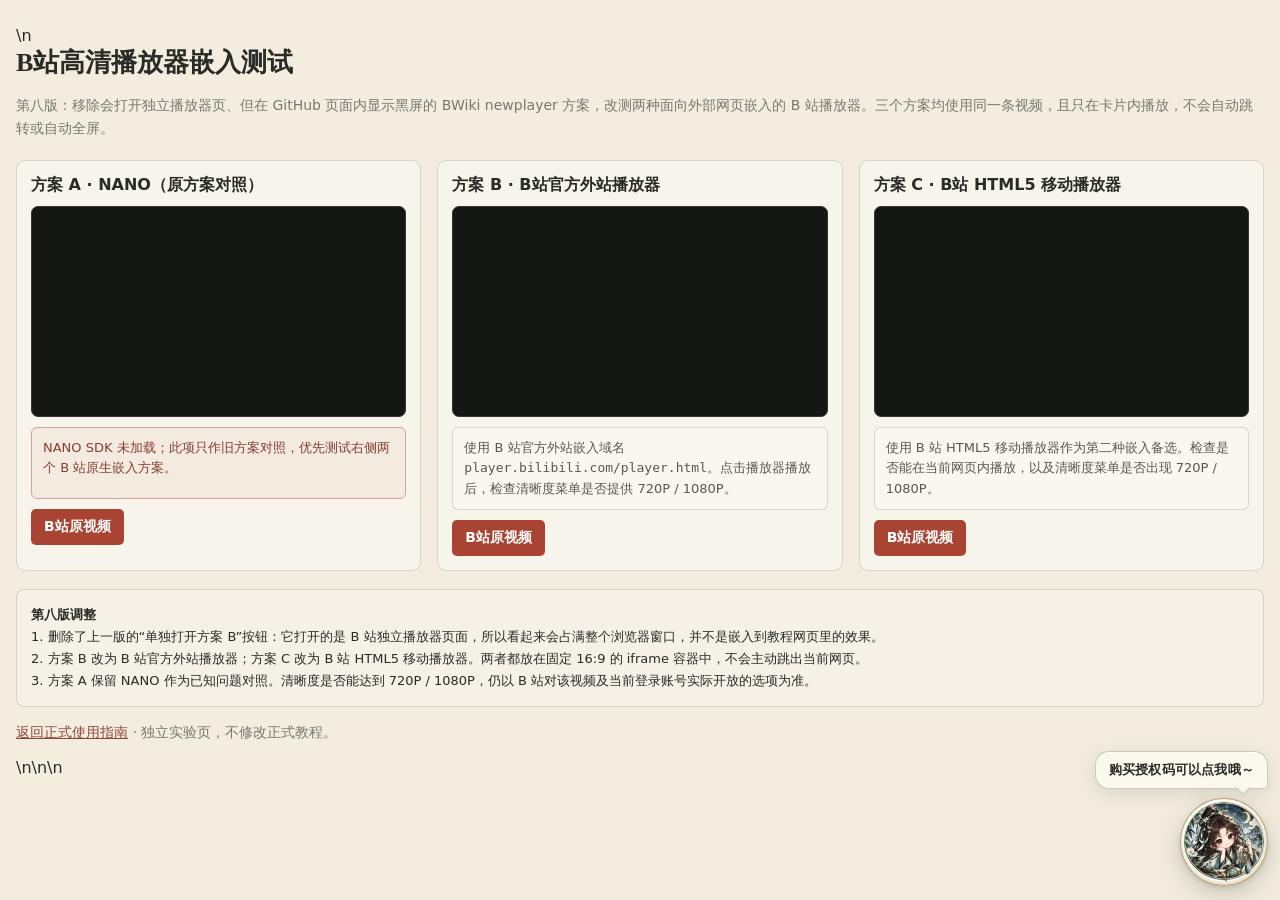
<file: bili-hd-test.html>
<!doctype html>
<html lang="zh-CN">
<head>
<meta charset="utf-8">
<meta name="viewport" content="width=device-width,initial-scale=1">
<meta name="referrer" content="strict-origin-when-cross-origin">
<title>B站高清播放器嵌入测试｜烟雨助手</title>
<style>
:root{color-scheme:light;--paper:#f3eddf;--ink:#292b27;--muted:#77786f;--line:rgba(65,70,60,.18);--red:#a94432}
*{box-sizing:border-box}
body{margin:0;padding:26px 16px 44px;background:var(--paper);color:var(--ink);font-family:system-ui,-apple-system,"PingFang SC","Microsoft YaHei",sans-serif}
main{max-width:1420px;margin:0 auto}
h1{font-family:"Noto Serif SC","Songti SC",serif;font-size:26px;margin:0 0 8px}
p{line-height:1.65}
.lead,.muted{color:var(--muted);font-size:14px}
.tests{display:grid;grid-template-columns:repeat(3,minmax(0,1fr));gap:16px;margin-top:20px}
.test-card{min-width:0;padding:14px;border:1px solid var(--line);border-radius:9px;background:rgba(255,255,255,.38)}
h2{font-size:16px;margin:0 0 10px}
.player-shell{width:100%;aspect-ratio:16/9;background:#151715;border:1px solid #343831;border-radius:7px;overflow:hidden;position:relative}
.nano-host,.player-frame{width:100%;height:100%;display:block;border:0}
.status{margin:10px 0 0;padding:10px 11px;border:1px solid var(--line);border-radius:6px;font-size:13px;line-height:1.55;min-height:72px}
.status.error{border-color:#d6a29a;color:#873d31;background:rgba(169,68,50,.06)}
.status.info{border-color:var(--line);color:#565950;background:rgba(255,255,255,.25)}
.actions{display:flex;gap:10px;flex-wrap:wrap;margin-top:10px}
a{color:#8e4637}
a.button{display:inline-block;background:#a94432;color:#fff;text-decoration:none;padding:9px 13px;border-radius:5px;font-size:14px;font-weight:600}
.note{margin-top:18px;padding:14px;border:1px solid var(--line);border-radius:8px;background:rgba(255,255,255,.25);font-size:13px;line-height:1.7}
code{overflow-wrap:anywhere}
@media(max-width:1050px){.tests{grid-template-columns:repeat(2,minmax(0,1fr))}}
@media(max-width:680px){.tests{grid-template-columns:1fr}body{padding:18px 12px 32px}h1{font-size:23px}}
</style>
<script>
window.activity = { id: 11610, spmId: '888.211' };
window.reportMsgObj = {};
window.reportConfig = {
  sample: 1,
  extMsgs: { appBuvid: (navigator.userAgent.match(/Buvid\/([a-zA-Z0-9]+)/) || [])[1] || '' },
  scrollTracker: true,
  msgObjects: 'reportMsgObj',
  pvMsg: {},
  errorTracker: true
};
window.SEARCH_PARAM = { autoplay: false, poster: true, muted: false };
try { document.domain = 'bilibili.com'; } catch (e) {}
</script>
<script src="https://s1.hdslb.com/bfs/seed/jinkela/short/player/player-util.js"></script>
<script src="https://s1.hdslb.com/bfs/static/player/main/core.9ba60fbf.js"></script>
  <link rel="stylesheet" href="shop-float.css?v=20261128-shop-float"/>\n</head>
<body>
<main>
  <h1>B站高清播放器嵌入测试</h1>
  <p class="lead">第八版：移除会打开独立播放器页、但在 GitHub 页面内显示黑屏的 BWiki newplayer 方案，改测两种面向外部网页嵌入的 B 站播放器。三个方案均使用同一条视频，且只在卡片内播放，不会自动跳转或自动全屏。</p>

  <div class="tests">
    <section class="test-card">
      <h2>方案 A · NANO（原方案对照）</h2>
      <div class="player-shell"><div id="player-nano" class="nano-host"></div></div>
      <div id="status-nano" class="status error">原方案此前返回 3107，保留作对照。</div>
      <div class="actions"><a class="button" href="https://www.bilibili.com/video/BV1Vn1NzPEP4/" target="_blank" rel="noopener noreferrer">B站原视频</a></div>
    </section>

    <section class="test-card">
      <h2>方案 B · B站官方外站播放器</h2>
      <div class="player-shell">
        <iframe id="player-official" class="player-frame"
          title="B站官方外站嵌入播放器"
          src="https://player.bilibili.com/player.html?isOutside=true&bvid=BV1Vn1NzPEP4&page=1&high_quality=1&danmaku=0&autoplay=0"
          scrolling="no" frameborder="0"
          allow="accelerometer; autoplay; clipboard-write; encrypted-media; gyroscope; picture-in-picture; web-share"
          allowfullscreen
          referrerpolicy="strict-origin-when-cross-origin"></iframe>
      </div>
      <div class="status info">使用 B 站官方外站嵌入域名 <code>player.bilibili.com/player.html</code>。点击播放器播放后，检查清晰度菜单是否提供 720P / 1080P。</div>
      <div class="actions"><a class="button" href="https://www.bilibili.com/video/BV1Vn1NzPEP4/" target="_blank" rel="noopener noreferrer">B站原视频</a></div>
    </section>

    <section class="test-card">
      <h2>方案 C · B站 HTML5 移动播放器</h2>
      <div class="player-shell">
        <iframe id="player-mobile" class="player-frame"
          title="B站 HTML5 移动播放器嵌入"
          src="https://www.bilibili.com/blackboard/html5mobileplayer.html?bvid=BV1Vn1NzPEP4&p=1&as_wide=1&high_quality=1&danmaku=0&autoplay=0"
          scrolling="no" frameborder="0"
          allow="accelerometer; autoplay; clipboard-write; encrypted-media; gyroscope; picture-in-picture; web-share"
          allowfullscreen
          referrerpolicy="strict-origin-when-cross-origin"></iframe>
      </div>
      <div class="status info">使用 B 站 HTML5 移动播放器作为第二种嵌入备选。检查是否能在当前网页内播放，以及清晰度菜单是否出现 720P / 1080P。</div>
      <div class="actions"><a class="button" href="https://www.bilibili.com/video/BV1Vn1NzPEP4/" target="_blank" rel="noopener noreferrer">B站原视频</a></div>
    </section>
  </div>

  <section class="note">
    <strong>第八版调整</strong><br>
    1. 删除了上一版的“单独打开方案 B”按钮：它打开的是 B 站独立播放器页面，所以看起来会占满整个浏览器窗口，并不是嵌入到教程网页里的效果。<br>
    2. 方案 B 改为 B 站官方外站播放器；方案 C 改为 B 站 HTML5 移动播放器。两者都放在固定 16:9 的 iframe 容器中，不会主动跳出当前网页。<br>
    3. 方案 A 保留 NANO 作为已知问题对照。清晰度是否能达到 720P / 1080P，仍以 B 站对该视频及当前登录账号实际开放的选项为准。
  </section>
  <p class="muted"><a href="https://yygx-guide.github.io/intro.html">返回正式使用指南</a> · 独立实验页，不修改正式教程。</p>
</main>

<script>
(function () {
  var status = document.getElementById('status-nano');
  var host = document.getElementById('player-nano');
  if (!window.nano || typeof window.nano.createPlayer !== 'function') {
    status.textContent = 'NANO SDK 未加载；此项只作旧方案对照，优先测试右侧两个 B 站原生嵌入方案。';
    return;
  }
  try {
    var player = window.nano.createPlayer({
      element: host,
      bvid: 'BV1Vn1NzPEP4',
      p: 1,
      autoplay: false,
      muted: false,
      poster: true,
      stats: { bSource: 'widget_demo' }
    });
    Promise.resolve(player.connect()).then(function () {
      status.textContent = 'NANO connect 已完成；仍需以实际画面为准。';
    }).catch(function (error) {
      status.textContent = 'NANO 连接失败：' + (error && error.message ? error.message : String(error));
    });
    var observer = new MutationObserver(function () {
      var text = host.innerText || host.textContent || '';
      if (text.indexOf('3107') !== -1) {
        status.textContent = 'NANO 返回 3107。请优先比较右侧两个 B 站原生嵌入方案。';
      }
    });
    observer.observe(host, { childList: true, subtree: true, characterData: true });
  } catch (error) {
    status.textContent = 'NANO 初始化失败：' + (error && error.message ? error.message : String(error));
  }
})();
</script>
\n<script src="config.js?v=20261128-shop-float" defer></script>\n<script src="shop-float.js?v=20261128-shop-float" defer></script>\n</body>
</html>
</file>
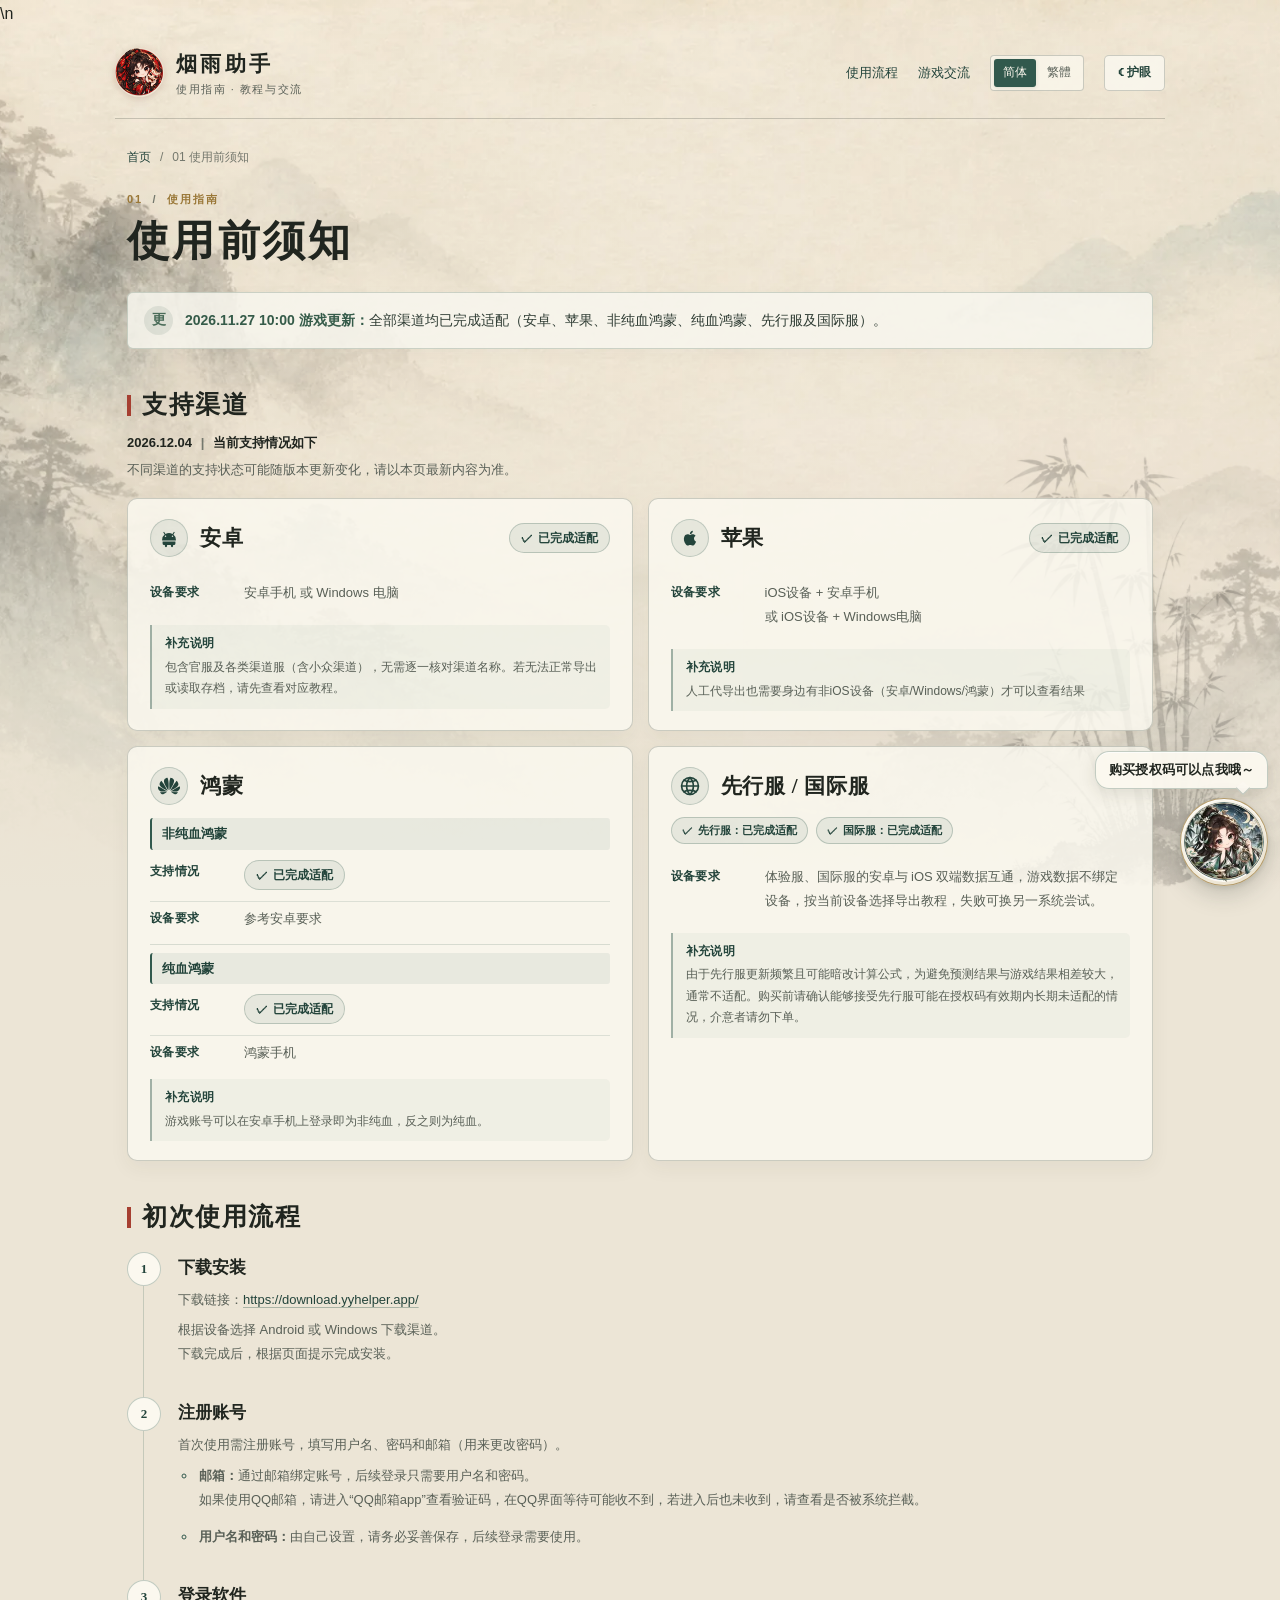
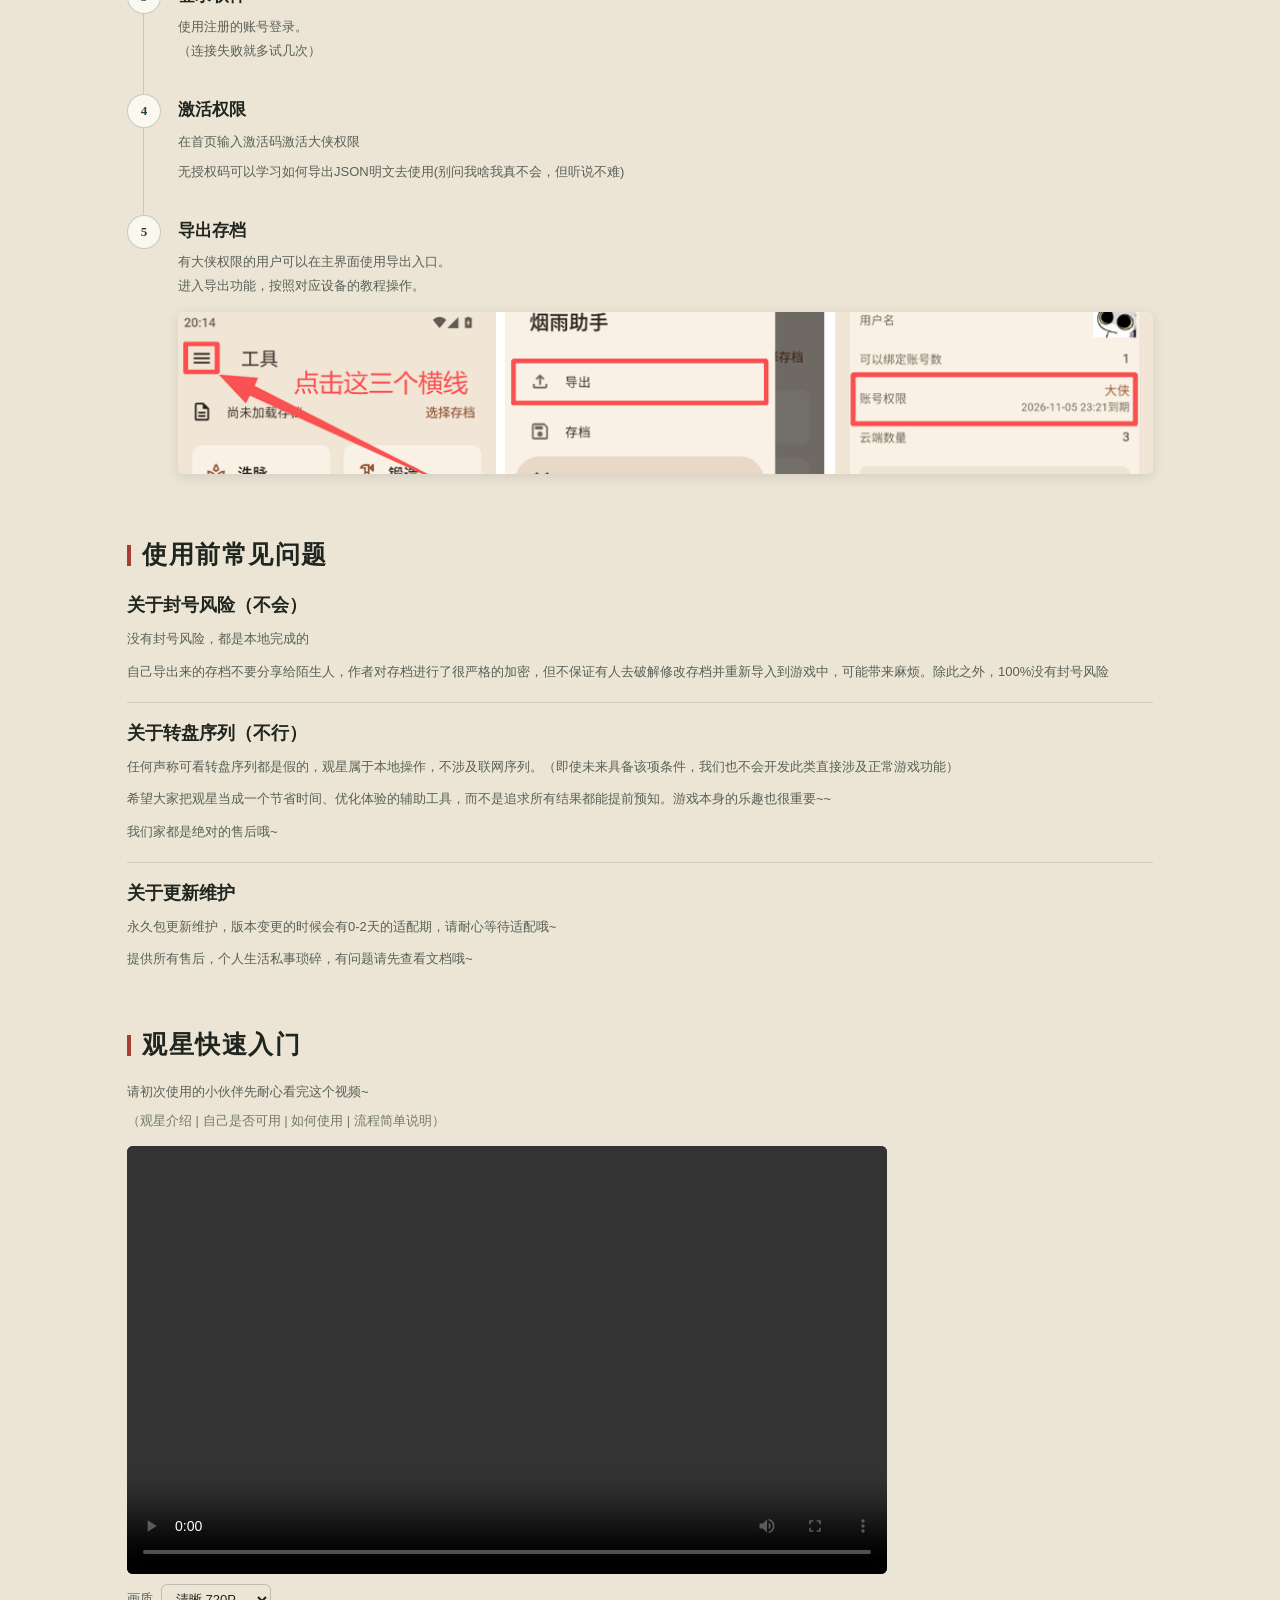
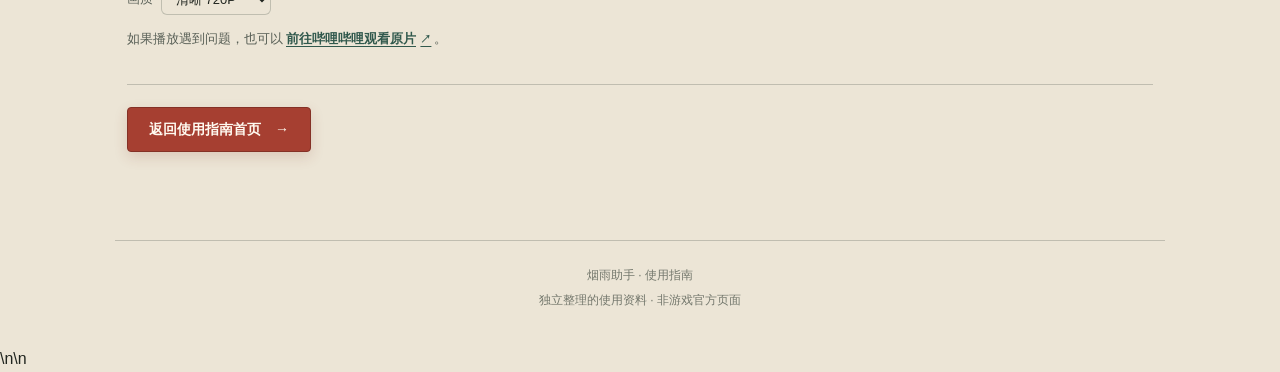
<file: intro.html>
<!DOCTYPE html>
<html data-theme="bright" lang="zh-CN">
<head>
  <meta charset="utf-8"/>
  <meta name="viewport" content="width=device-width,initial-scale=1"/>
  <meta name="theme-color" content="#ece5d6"/>
  <meta name="description" content="烟雨助手使用前须知：设备支持渠道、初次使用流程、常见问题与快速入门。"/>
  <title>使用前须知 · 烟雨助手</title>
  <link href="assets/app-icon.png" rel="icon" type="image/png"/>
  <link href="style.css?v=20261116-v031" rel="stylesheet"/>
  <link href="guide-page.css?v=20261128-player" rel="stylesheet"/>
<style>

:root{
  color-scheme:light;
  --paper:#ece5d6;--paper-raised:#fbf8ef;--ink:#20251f;--muted:#596057;--muted-light:#74786d;
  --line:rgba(40,50,43,.22);--pine:#31594d;--pine-deep:#23443b;--red:#a63f31;--red-deep:#843126;
  --gold:#9a7838;--shadow:rgba(57,48,36,.12);
  --serif:"Noto Serif CJK SC","Noto Serif SC","Source Han Serif SC","Songti SC",STSong,serif;
  --sans:"Noto Sans CJK SC","Noto Sans SC","Microsoft YaHei","PingFang SC",sans-serif;
}
*{box-sizing:border-box}
html{min-width:320px;scroll-behavior:smooth}
body{min-width:320px;margin:0;background:var(--paper);color:var(--ink);font-family:var(--sans);line-height:1.7;isolation:isolate;position:relative}
body::before{content:"";position:fixed;inset:0;z-index:-2;background:linear-gradient(180deg,rgba(236,229,214,.10),rgba(236,229,214,.20) 35%,var(--paper) 99%),url("assets/ink-mountains.webp") center top/cover no-repeat;opacity:.9;pointer-events:none}
body::after{content:"";position:fixed;z-index:-1;right:0;bottom:0;width:min(42vw,550px);aspect-ratio:1326/1187;background:url("assets/ink-bamboo-slope.webp") right bottom/contain no-repeat;mix-blend-mode:multiply;opacity:.21;pointer-events:none}
a{color:inherit}
.wrap{width:min(1050px,calc(100% - 52px));margin-inline:auto}
.topbar{position:relative;z-index:2;display:flex;align-items:center;justify-content:space-between;gap:20px;min-height:92px;border-bottom:1px solid var(--line)}
.brand{display:flex;align-items:center;gap:12px;text-decoration:none;min-width:0}
.brand-logo{width:49px;height:49px;border-radius:50%;object-fit:cover;box-shadow:0 2px 10px rgba(83,42,28,.18)}
.brand-titles{display:flex;flex-direction:column;line-height:1.2;gap:5px}
.brand-title{font:700 21px var(--serif);letter-spacing:.16em}
.brand-sub{font-size:11px;color:var(--muted);letter-spacing:.14em}
.toplinks{display:flex;align-items:center;gap:20px}
.toplinks a{text-decoration:none;color:var(--pine-deep);font-size:13px;white-space:nowrap}
.theme-btn{border:1px solid var(--line);border-radius:5px;background:rgba(251,248,239,.8);color:var(--pine-deep);padding:8px 13px;font:600 12px var(--sans)}
.guide-main{padding:28px 12px 58px}
.guide-breadcrumb{display:flex;align-items:center;gap:9px;margin:0 0 22px;color:var(--muted-light);font-size:12px}
.guide-breadcrumb a{color:var(--pine-deep);text-decoration:none}
.guide-page-heading{margin-bottom:22px}
.guide-kicker{margin:0 0 5px;color:var(--gold);font-size:11px;font-weight:700;letter-spacing:.16em}
.guide-kicker span{padding:0 5px;color:var(--muted-light)}
.guide-page-heading h1{margin:0;color:var(--ink);font:700 clamp(30px,4vw,42px)/1.35 var(--serif);letter-spacing:.08em}
.guide-section{margin-top:38px}
.guide-section-heading{margin-bottom:17px}
.guide-section-heading h2{display:flex;align-items:center;gap:11px;margin:0 0 9px;font:700 25px/1.45 var(--serif);letter-spacing:.06em;color:var(--ink)}
.guide-section-heading h2::before{content:"";width:4px;height:21px;flex:none;background:var(--red)}
.guide-section-version{margin:0 0 5px;color:var(--ink);font-size:13px;font-weight:600}
.guide-section-version span{padding:0 5px;color:var(--muted-light)}
.guide-section-intro{margin:0;color:var(--muted);font-size:13px}
.support-grid{display:grid;grid-template-columns:repeat(2,minmax(0,1fr));gap:15px;align-items:stretch}
.support-card{
  min-width:0;padding:20px 22px 19px;border:1px solid rgba(40,50,43,.22);border-radius:10px;
  background:rgba(251,248,239,.84);background-image:none;box-shadow:0 7px 20px rgba(57,48,36,.055);
}
.support-card-heading{display:flex;align-items:center;justify-content:space-between;gap:12px;margin-bottom:13px}
.support-card-heading h3{display:flex;align-items:center;gap:12px;min-width:0;margin:0;font:700 21px/1.35 var(--serif);letter-spacing:.035em;color:var(--ink)}
.support-platform-icon{display:grid;place-items:center;flex:none;width:38px;height:38px;border:1px solid rgba(49,89,77,.22);border-radius:50%;background:rgba(49,89,77,.09);color:var(--pine-deep)}
.support-platform-icon svg{width:22px;height:22px;display:block}
.support-platform-icon .icon-fill{fill:currentColor}
.support-platform-icon .icon-line{fill:none;stroke:currentColor;stroke-width:1.8;stroke-linecap:round;stroke-linejoin:round}
.support-status{display:inline-flex;align-items:center;justify-content:center;max-width:100%;padding:4px 10px;border:1px solid rgba(49,89,77,.25);border-radius:999px;background:rgba(49,89,77,.09);color:var(--pine-deep);font:600 11px/1.5 var(--sans);white-space:normal}
.support-status::before{content:"✓";margin-right:5px;font-weight:800}
.support-status-unavailable{border-color:rgba(166,63,49,.28);background:rgba(166,63,49,.08);color:var(--red-deep)}
.support-status-unavailable::before{content:"×"}
.support-status-list{display:flex;flex-wrap:wrap;gap:8px;margin:-1px 0 10px}
.support-details{display:grid;gap:0;margin:0}
.support-details>div{display:grid;grid-template-columns:82px minmax(0,1fr);align-items:start;gap:12px;padding:11px 0;border-top:1px solid rgba(49,89,77,.14)}
.support-details>div:first-child{border-top:0}
.support-details dt{padding-top:1px;color:var(--pine-deep);font:700 12px/1.7 var(--sans);letter-spacing:.04em}
.support-details dd{margin:0;color:var(--muted);font:400 13px/1.85 var(--sans);overflow-wrap:anywhere}
.support-note{margin-top:9px;padding:9px 12px 9px 13px;border-left:2px solid rgba(49,89,77,.42);border-radius:0 5px 5px 0;background:rgba(49,89,77,.045)}
.support-note strong{display:block;color:var(--pine-deep);font:700 12px/1.6 var(--sans);letter-spacing:.04em}
.support-note p{margin:3px 0 0;color:var(--muted);font:400 12px/1.8 var(--sans)}
.support-subgroup+.support-subgroup{margin-top:12px;padding-top:12px;border-top:1px solid rgba(49,89,77,.17)}
.support-subgroup h4{display:flex;align-items:center;gap:8px;margin:0 0 4px;padding:6px 10px;border-left:2px solid var(--pine);border-radius:3px;background:rgba(49,89,77,.075);color:var(--pine-deep);font:700 13px/1.5 var(--sans)}
.support-subgroup .support-details>div{padding:7px 0}
.footer{display:flex;flex-direction:column;gap:5px;margin-top:30px;padding:24px 0 34px;border-top:1px solid var(--line);color:var(--muted-light);font-size:12px;text-align:center}
html[data-theme="care"]{
  color-scheme:dark;--paper:#17191b;--paper-raised:#25272a;--paper-soft:#323334;--ink:#e8e4dc;--muted:#c3c1bb;--muted-light:#a4a7a5;
  --line:rgba(202,207,202,.2);--pine:#9fc5b8;--pine-deep:#c0ddd1;--red:#ca7463;--red-deep:#e6a092;--gold:#c2ab83;--shadow:rgba(0,0,0,.28)
}
html[data-theme="care"] body{background:var(--paper)}
html[data-theme="care"] body::before{background:linear-gradient(180deg,rgba(18,19,22,.18),rgba(18,19,22,.48) 45%,var(--paper) 100%),url("assets/ink-mist-characters-care.webp") center top/cover no-repeat;opacity:1}
html[data-theme="care"] body::after{display:none}
html[data-theme="care"] .topbar{border-color:rgba(202,207,202,.18)}
html[data-theme="care"] .brand-sub,html[data-theme="care"] .guide-breadcrumb{color:#b5b7b2}
html[data-theme="care"] .toplinks a{color:#bdd8cd}
html[data-theme="care"] .theme-btn{background:rgba(37,39,42,.84);color:var(--ink);border-color:rgba(159,197,184,.35)}
html[data-theme="care"] .support-card{
  border-color:rgba(159,197,184,.27);background:rgba(19,23,23,.88);background-image:none;
  box-shadow:0 10px 26px rgba(0,0,0,.2)
}
html[data-theme="care"] .support-platform-icon{border-color:rgba(159,197,184,.25);background:rgba(91,139,117,.15);color:#c4e0b5}
html[data-theme="care"] .support-status{border-color:rgba(159,197,184,.36);background:rgba(75,123,95,.16);color:#c4e0b5}
html[data-theme="care"] .support-status-unavailable{border-color:rgba(202,116,99,.4);background:rgba(202,116,99,.12);color:#f0a092}
html[data-theme="care"] .support-details>div{border-color:rgba(159,197,184,.18)}
html[data-theme="care"] .support-details dt{color:#c4dfd2}
html[data-theme="care"] .support-details dd{color:#d0cec7}
html[data-theme="care"] .support-note{border-left-color:rgba(159,197,184,.5);background:rgba(255,255,255,.035)}
html[data-theme="care"] .support-note strong{color:#c4dfd2}
html[data-theme="care"] .support-note p{color:#c4c4bd}
html[data-theme="care"] .support-subgroup+.support-subgroup{border-color:rgba(159,197,184,.2)}
html[data-theme="care"] .support-subgroup h4{border-left-color:#83ad97;background:rgba(91,139,117,.14);color:#d0e3d8}
@media(max-width:700px){
  .wrap{width:min(100% - 28px,1050px)}
  .topbar{min-height:76px}
  .brand-logo{width:42px;height:42px}
  .brand-title{font-size:19px}
  .toplinks{gap:10px}
  .toplinks a{display:none}
  .guide-main{padding:22px 2px 42px}
  .guide-page-heading h1{font-size:32px}
  .guide-section{margin-top:31px}
  .guide-section-heading h2{font-size:22px}
  .support-grid{grid-template-columns:1fr;gap:11px}
  .support-card{padding:16px}
  .support-card-heading{align-items:flex-start}
  .support-card-heading h3{font-size:19px}
  .support-platform-icon{width:34px;height:34px}
  .support-details>div{grid-template-columns:74px minmax(0,1fr);gap:9px}
  .support-status{font-size:10px;padding:3px 8px}
}


/* 本轮微调：鸿蒙分组略收紧，前三个平台的状态标签略加强调。 */
.support-subgroup+.support-subgroup{margin-top:8px;padding-top:8px}
.support-subgroup h4{margin-bottom:5px}
.support-subgroup .support-details>div{padding:5px 0}
.support-card:nth-child(-n+3) .support-status{
  min-height:29px;padding:5px 11px;font-size:12px;font-weight:700
}
html[data-theme="care"] .guide-announcement{
  border-color:rgba(159,197,184,.25);background:rgba(37,39,42,.88);color:var(--ink)
}
html[data-theme="care"] .guide-announcement-mark{
  background:rgba(202,116,99,.12);color:var(--red)
}

/* Announcement: calm product-update styling, not a warning banner */
.guide-announcement{
  border:1px solid rgba(91,119,103,.28)!important;
  background:rgba(247,246,237,.84)!important;
  color:#303d35!important;
  box-shadow:0 4px 16px rgba(49,61,49,.035);
}
.guide-announcement-mark{
  display:inline-flex!important;
  align-items:center!important;
  justify-content:center!important;
  width:29px!important;
  height:29px!important;
  flex:0 0 29px!important;
  border-radius:50%!important;
  background:rgba(83,119,99,.13)!important;
  color:#496b58!important;
  font-weight:700!important;
}
.guide-announcement strong{color:#355b49!important}
html[data-theme="care"] .guide-announcement{
  border-color:rgba(151,181,163,.28)!important;
  background:rgba(38,48,44,.88)!important;
  color:#e2e7df!important;
}
html[data-theme="care"] .guide-announcement-mark{
  background:rgba(151,181,163,.16)!important;
  color:#b7d0bd!important;
}
html[data-theme="care"] .guide-announcement strong{color:#c6ddca!important}


/* 游戏版本更新后的统一待适配状态：使用低饱和古铜色，避免红色警告感。 */
.support-status-pending{
  border-color:rgba(154,120,56,.34);
  background:rgba(154,120,56,.10);
  color:var(--gold);
}
.support-status-pending::before{content:"—";margin-right:5px;font-weight:700}
html[data-theme="care"] .support-status-pending{
  border-color:rgba(194,171,131,.38);
  background:rgba(194,171,131,.12);
  color:#d8c49f;
}
html[data-theme="care"] .support-status-pending::before{content:"—"}

</style>
  <link rel="stylesheet" href="shop-float.css?v=20261128-shop-float"/>\n</head>
<body>
<div class="wrap">
  <header class="topbar">
    <a aria-label="烟雨助手使用指南首页" class="brand" href="index.html#top">
      <img alt="烟雨助手图标" class="brand-logo" src="assets/app-icon.png"/>
      <span class="brand-titles"><span class="brand-title">烟雨助手</span><span class="brand-sub">使用指南 · 教程与交流</span></span>
    </a>
    <nav aria-label="页面导航" class="toplinks">
      <a href="index.html#start">使用流程</a>
      <a href="index.html#community">游戏交流</a>
      <div aria-label="语言切换" class="lang-switch" role="group">
        <button aria-pressed="true" class="lang-option" data-lang="simplified" type="button">简体</button>
        <button aria-pressed="false" class="lang-option" data-lang="traditional" type="button">繁體</button>
      </div>
      <button aria-pressed="false" class="theme-btn" id="themeButton" type="button">☾ 护眼</button>
    </nav>
  </header>

  <main class="guide-main" id="top">
    <nav class="guide-breadcrumb" aria-label="当前位置">
      <a href="index.html">首页</a><span aria-hidden="true">/</span><span>01 使用前须知</span>
    </nav>

    <header class="guide-page-heading">
      <p class="guide-kicker">01 <span>/</span> 使用指南</p>
      <h1>使用前须知</h1>
    </header>

    <aside class="guide-announcement" aria-label="游戏更新">
    <span class="guide-announcement-mark" aria-hidden="true">更</span>
    <p><strong>2026.11.27 10:00 游戏更新：</strong>全部渠道均已完成适配（安卓、苹果、非纯血鸿蒙、纯血鸿蒙、先行服及国际服）。</p>
  </aside>

    <section class="guide-section" aria-labelledby="supportTitle">
      <div class="guide-section-heading">
        <h2 id="supportTitle">支持渠道</h2>
        <p class="guide-section-version"><time id="supportCurrentDate" datetime="2026-11-17">2026.11.17</time> <span>|</span> 当前支持情况如下</p>
        <p class="guide-section-intro">不同渠道的支持状态可能随版本更新变化，请以本页最新内容为准。</p>
      </div>

      <div class="support-grid">
        <article class="support-card">
          <div class="support-card-heading">
            <h3>
              <span class="support-platform-icon" aria-hidden="true">
                <svg viewBox="0 0 24 24">
                  <path class="icon-fill" d="M7.2 8.2 5.7 5.7l.9-.5 1.6 2.5a8 8 0 0 1 7.6 0l1.6-2.5.9.5-1.5 2.5A7.1 7.1 0 0 1 19.5 14v.8H4.5V14a7.1 7.1 0 0 1 2.7-5.8ZM8.2 11a.8.8 0 1 0 0-1.6.8.8 0 0 0 0 1.6Zm7.6 0a.8.8 0 1 0 0-1.6.8.8 0 0 0 0 1.6ZM5 15.8h14v2.1a1.7 1.7 0 0 1-1.7 1.7h-.8v1.2a1.2 1.2 0 0 1-2.4 0v-1.2H9.9v1.2a1.2 1.2 0 0 1-2.4 0v-1.2h-.8A1.7 1.7 0 0 1 5 17.9v-2.1Z"/>
                </svg>
              </span>
              <span>安卓</span>
            </h3>
            <span class="support-status">已完成适配</span>
          </div>
          <dl class="support-details">
            <div><dt>设备要求</dt><dd>安卓手机 或 Windows 电脑</dd></div>
          </dl>
          <div class="support-note">
            <strong>补充说明</strong>
            <p>包含官服及各类渠道服（含小众渠道），无需逐一核对渠道名称。若无法正常导出或读取存档，请先查看对应教程。</p>
          </div>
        </article>

        <article class="support-card">
          <div class="support-card-heading">
            <h3>
               <span class="support-platform-icon" aria-hidden="true">
                <svg viewBox="0 0 24 24">
                  <path class="icon-fill" d="M16.35 12.55c.02-2.05 1.67-3.03 1.75-3.08-.95-1.4-2.42-1.59-2.94-1.61-1.25-.13-2.45.74-3.09.74-.65 0-1.64-.72-2.7-.7-1.39.02-2.67.81-3.39 2.06-1.45 2.51-.37 6.23 1.04 8.27.69 1 1.51 2.12 2.59 2.08 1.04-.04 1.43-.67 2.69-.67s1.61.67 2.71.65c1.12-.02 1.82-1.01 2.51-2.02.8-1.16 1.13-2.29 1.15-2.35-.03-.01-2.3-.88-2.32-3.37ZM14.3 6.52c.56-.68.94-1.62.84-2.56-.81.03-1.79.54-2.37 1.22-.52.6-.98 1.56-.86 2.48.9.07 1.83-.46 2.39-1.14Z"/>
              </span>
              <span>苹果</span>
            </h3>
            <span class="support-status">已完成适配</span>
          </div>
          <dl class="support-details">
            <div><dt>设备要求</dt><dd>iOS设备 + 安卓手机<br/>或 iOS设备 + Windows电脑</dd></div>
          </dl>
          <div class="support-note">
            <strong>补充说明</strong>
            <p>人工代导出也需要身边有非iOS设备（安卓/Windows/鸿蒙）才可以查看结果</p>
          </div>
        </article>

        <article class="support-card">
          <div class="support-card-heading">
            <h3>
               <span class="support-platform-icon" aria-hidden="true">
                <svg viewBox="0 0 24 24">
                  <path class="icon-fill" d="M3.67 6.14S1.82 7.91 1.72 9.78v.35c.08 1.51 1.22 2.4 1.22 2.4 1.83 1.79 6.26 4.04 7.3 4.55 0 0 .06.03.1-.01l.02-.04v-.04C7.52 10.8 3.67 6.14 3.67 6.14M9.65 18.6c-.02-.08-.1-.08-.1-.08l-7.38.26c.8 1.43 2.15 2.53 3.56 2.2 .96-.25 3.16-1.78 3.88-2.3.06-.05.04-.09.04-.09m.08-.78C6.49 15.63.21 12.28.21 12.28c-.15.46-.2.9-.21 1.3v.07c0 1.07.4 1.82.4 1.82 .8 1.69 2.34 2.2 2.34 2.2.7.3 1.4.31 1.4.31.12 0 4.4 0 5.54 0 0 0 .08-.05.08-.05v-.06c0-.03-.03-.03-.03-.03M9.06 3.19a3.42 3.42 0 0 0-2.57 3.15v.41c.03.6.16 1.05.16 1.05.66 2.9 3.86 7.65 4.55 8.65 0 0 .1.03.1.03a.1.1 0 0 0 .06-.1c1.06-10.6-1.11-13.42-1.11-13.42-.32-.02-1.19.23-1.19.23M17.359 5.46s-.49-1.8-2.44-2.28c0 0-.57-.14-1.17-.22 0 0-2.18 2.81-1.12 13.43 0 0 .06.08.06.08.07.07.1-.03.1-.03.72-1.03 3.9-5.76 4.55-8.64 0 0 .36-1.4.02-2.34m-2.92 13.07s-.07 0-.09.05c0 0-.01.07.03.1.7.51 2.85 2 3.88 2.3 0 0 .16.05.43.06h.14c.69-.02 1.9-.37 3-2.26l-7.4-.25m7.83-8.41c.14-2.06-1.94-3.97-1.94-3.98 0 0-3.85 4.66-6.67 10.8 0 0-.03.08.02.13l.04.01h.06c1.06-.53 5.46-2.77 7.28-4.54 0 0 1.15-.93 1.21-2.42m1.52 2.14s-6.28 3.37-9.52 5.55c0 0-.05.04-.03.11 0 0 .03.06.07.06 1.16 0 5.56 0 5.67-.02 0 0 .57-.02 1.27-.29 0 0 1.56-.5 2.37-2.27 0 0 .73-1.45.17-3.14"/>
              </span>
              <span>鸿蒙</span>
            </h3>
          </div>
          <div class="support-subgroup">
            <h4>非纯血鸿蒙</h4>
            <dl class="support-details">
              <div><dt>支持情况</dt><dd><span class="support-status">已完成适配</span></dd></div>
              <div><dt>设备要求</dt><dd>参考安卓要求</dd></div>
            </dl>
          </div>
          <div class="support-subgroup">
            <h4>纯血鸿蒙</h4>
            <dl class="support-details">
              <div><dt>支持情况</dt><dd><span class="support-status">已完成适配</span></dd></div>
              <div><dt>设备要求</dt><dd>鸿蒙手机</dd></div>
            </dl>
          </div>
          <div class="support-note">
            <strong>补充说明</strong>
            <p>游戏账号可以在安卓手机上登录即为非纯血，反之则为纯血。</p>
          </div>
        </article>

        <article class="support-card">
          <div class="support-card-heading">
            <h3>
              <span class="support-platform-icon" aria-hidden="true">
                <svg viewBox="0 0 24 24">
                  <circle class="icon-line" cx="12" cy="12" r="9.2"/>
                  <path class="icon-line" d="M2.9 12h18.2M12 2.8c2.5 2.5 3.7 5.6 3.7 9.2s-1.2 6.7-3.7 9.2c-2.5-2.5-3.7-5.6-3.7-9.2S9.5 5.3 12 2.8Z"/>
                  <path class="icon-line" d="M5.2 5.8c1.9 1 4.2 1.5 6.8 1.5s4.9-.5 6.8-1.5M5.2 18.2c1.9-1 4.2-1.5 6.8-1.5s4.9.5 6.8 1.5"/>
                </svg>
              </span>
              <span>先行服 / 国际服</span>
            </h3>
          </div>
          <div class="support-status-list">
            <span class="support-status">先行服：已完成适配</span>
            <span class="support-status">国际服：已完成适配</span>
          </div>
          <dl class="support-details">
            <div>
              <dt>设备要求</dt>
              <dd>体验服、国际服的安卓与 iOS 双端数据互通，游戏数据不绑定设备，按当前设备选择导出教程，失败可换另一系统尝试。</dd>
            </div>
          </dl>
          <div class="support-note">
            <strong>补充说明</strong>
            <p>由于先行服更新频繁且可能暗改计算公式，为避免预测结果与游戏结果相差较大，通常不适配。购买前请确认能够接受先行服可能在授权码有效期内长期未适配的情况，介意者请勿下单。</p>
          </div>
        </article>
      </div>
    </section>

    <section class="guide-section" aria-labelledby="stepsTitle">
      <div class="guide-section-heading">
        <h2 id="stepsTitle">初次使用流程</h2>
      </div>

      <ol class="guide-steps">
        <li class="guide-step">
          <span class="guide-step-number">1</span>
          <div class="guide-step-content">
            <h3>下载安装</h3>
            <p>下载链接：<a class="guide-text-link" href="https://download.yyhelper.app/" target="_blank" rel="noopener noreferrer">https://download.yyhelper.app/</a></p>
            <p>根据设备选择 Android 或 Windows 下载渠道。<br/>下载完成后，根据页面提示完成安装。</p>
          </div>
        </li>

        <li class="guide-step">
          <span class="guide-step-number">2</span>
          <div class="guide-step-content">
            <h3>注册账号</h3>
            <p>首次使用需注册账号，填写用户名、密码和邮箱（用来更改密码）。</p>
            <ul>
              <li><strong>邮箱：</strong>通过邮箱绑定账号，后续登录只需要用户名和密码。<br/>如果使用QQ邮箱，请进入“QQ邮箱app”查看验证码，在QQ界面等待可能收不到，若进入后也未收到，请查看是否被系统拦截。</li>
              <li><strong>用户名和密码：</strong>由自己设置，请务必妥善保存，后续登录需要使用。</li>
            </ul>
          </div>
        </li>

        <li class="guide-step">
          <span class="guide-step-number">3</span>
          <div class="guide-step-content">
            <h3>登录软件</h3>
            <p>使用注册的账号登录。<br/>（连接失败就多试几次）</p>
          </div>
        </li>

        <li class="guide-step">
          <span class="guide-step-number">4</span>
          <div class="guide-step-content">
            <h3>激活权限</h3>
            <p>在首页输入激活码激活大侠权限</p>
            <p>无授权码可以学习如何导出JSON明文去使用(别问我啥我真不会，但听说不难)</p>
          </div>
        </li>

        <li class="guide-step">
          <span class="guide-step-number">5</span>
          <div class="guide-step-content">
            <h3>导出存档</h3>
            <p>有大侠权限的用户可以在主界面使用导出入口。<br/>进入导出功能，按照对应设备的教程操作。</p>
            <img
              class="guide-export-steps"
              src="[data-uri]
RU5ErkJggg==
"
              alt="烟雨助手导出存档操作示意图：打开工具菜单，点击导出，并查看账号权限"
              loading="lazy"
              decoding="async"
              style="display:block;width:100%;height:auto;margin-top:13px;border-radius:6px;box-shadow:0 3px 12px rgba(35,42,35,.12);"
            />
          </div>
        </li>
      </ol>
    </section>

    <section class="guide-section" aria-labelledby="faqTitle">
      <div class="guide-section-heading">
        <h2 id="faqTitle">使用前常见问题</h2>
      </div>

      <div class="guide-questions">
        <article class="guide-question">
          <h3>关于封号风险（不会）</h3>
          <p>没有封号风险，都是本地完成的</p>
          <p>自己导出来的存档不要分享给陌生人，作者对存档进行了很严格的加密，但不保证有人去破解修改存档并重新导入到游戏中，可能带来麻烦。除此之外，100%没有封号风险</p>
        </article>

        <article class="guide-question">
          <h3>关于转盘序列（不行）</h3>
          <p>任何声称可看转盘序列都是假的，观星属于本地操作，不涉及联网序列。（即使未来具备该项条件，我们也不会开发此类直接涉及正常游戏功能）</p>
          <p>希望大家把观星当成一个节省时间、优化体验的辅助工具，而不是追求所有结果都能提前预知。游戏本身的乐趣也很重要~~</p>
          <p>我们家都是绝对的售后哦~</p>
        </article>

        <article class="guide-question">
          <h3>关于更新维护</h3>
          <p>永久包更新维护，版本变更的时候会有0-2天的适配期，请耐心等待适配哦~</p>
          <p>提供所有售后，个人生活私事琐碎，有问题请先查看文档哦~</p>
        </article>
      </div>
    </section>

    <section class="guide-section guide-video-section" aria-labelledby="videoTitle">
      <div class="guide-section-heading">
        <h2 id="videoTitle">观星快速入门</h2>
      </div>
      <p class="guide-video-intro">请初次使用的小伙伴先耐心看完这个视频~</p>
      <p class="guide-video-topics">（观星介绍 | 自己是否可用 | 如何使用 | 流程简单说明）</p>
      <video
        id="guideQuickStartVideo"
        class="guide-video"
        src="assets/video/assistant-quick-start-720p.mp4"
        controls
        playsinline
        preload="metadata"
        aria-label="烟雨助手首次使用说明"
      ></video>
      <div class="guide-video-quality" id="guideVideoQuality" hidden>
        <label for="guideVideoSource">画质</label>
        <select id="guideVideoSource">
          <option value="auto" data-automatic>自动</option>
          <option value="assets/video/assistant-quick-start-lite.mp4" data-low-bandwidth>流畅 540P</option>
          <option value="assets/video/assistant-quick-start-720p.mp4" selected>清晰 720P</option>
          <option value="assets/video/assistant-quick-start-efficient-1080p.mp4" data-efficient>轻量 1080P</option>
          <option value="assets/video/assistant-quick-start-1080p.mp4">高清 1080P</option>
        </select>
        <span id="guideVideoStatus" role="status"></span>
      </div>
      <p class="guide-video-fallback">
        如果播放遇到问题，也可以<a class="guide-video-external" href="https://www.bilibili.com/video/BV1Vn1NzPEP4/" target="_blank" rel="noopener noreferrer" aria-label="前往哔哩哔哩观看原片（在新标签页打开）">前往哔哩哔哩观看原片 <span aria-hidden="true">↗</span></a>。
      </p>
    </section>

    <div class="guide-back-row">
      <a class="main-button" href="index.html#start">返回使用指南首页 <span aria-hidden="true">→</span></a>
    </div>
  </main>

  <footer class="footer">
    <span>烟雨助手 · 使用指南</span>
    <span>独立整理的使用资料 · 非游戏官方页面</span>
  </footer>
</div>
<script src="config.js?v=20261128-player"></script>
<script src="lang-map.js"></script>
<script src="script.js?v=20261128-player"></script>
<script src="guide-video.js?v=20261128-player"></script>
<script>
(() => {
  const dateNode = document.getElementById('supportCurrentDate');
  if (!dateNode) return;
  const refreshSupportDate = () => {
    const now = new Date();
    const year = now.getFullYear();
    const month = String(now.getMonth() + 1).padStart(2, '0');
    const day = String(now.getDate()).padStart(2, '0');
    dateNode.textContent = `${year}.${month}.${day}`;
    dateNode.dateTime = `${year}-${month}-${day}`;
  };
  refreshSupportDate();
  // 每分鐘檢查一次；跨過午夜後會自動更新日期。
  window.setInterval(refreshSupportDate, 60 * 1000);
})();
</script>
\n<script src="shop-float.js?v=20261128-shop-float" defer></script>\n</body>
</html>
</file>
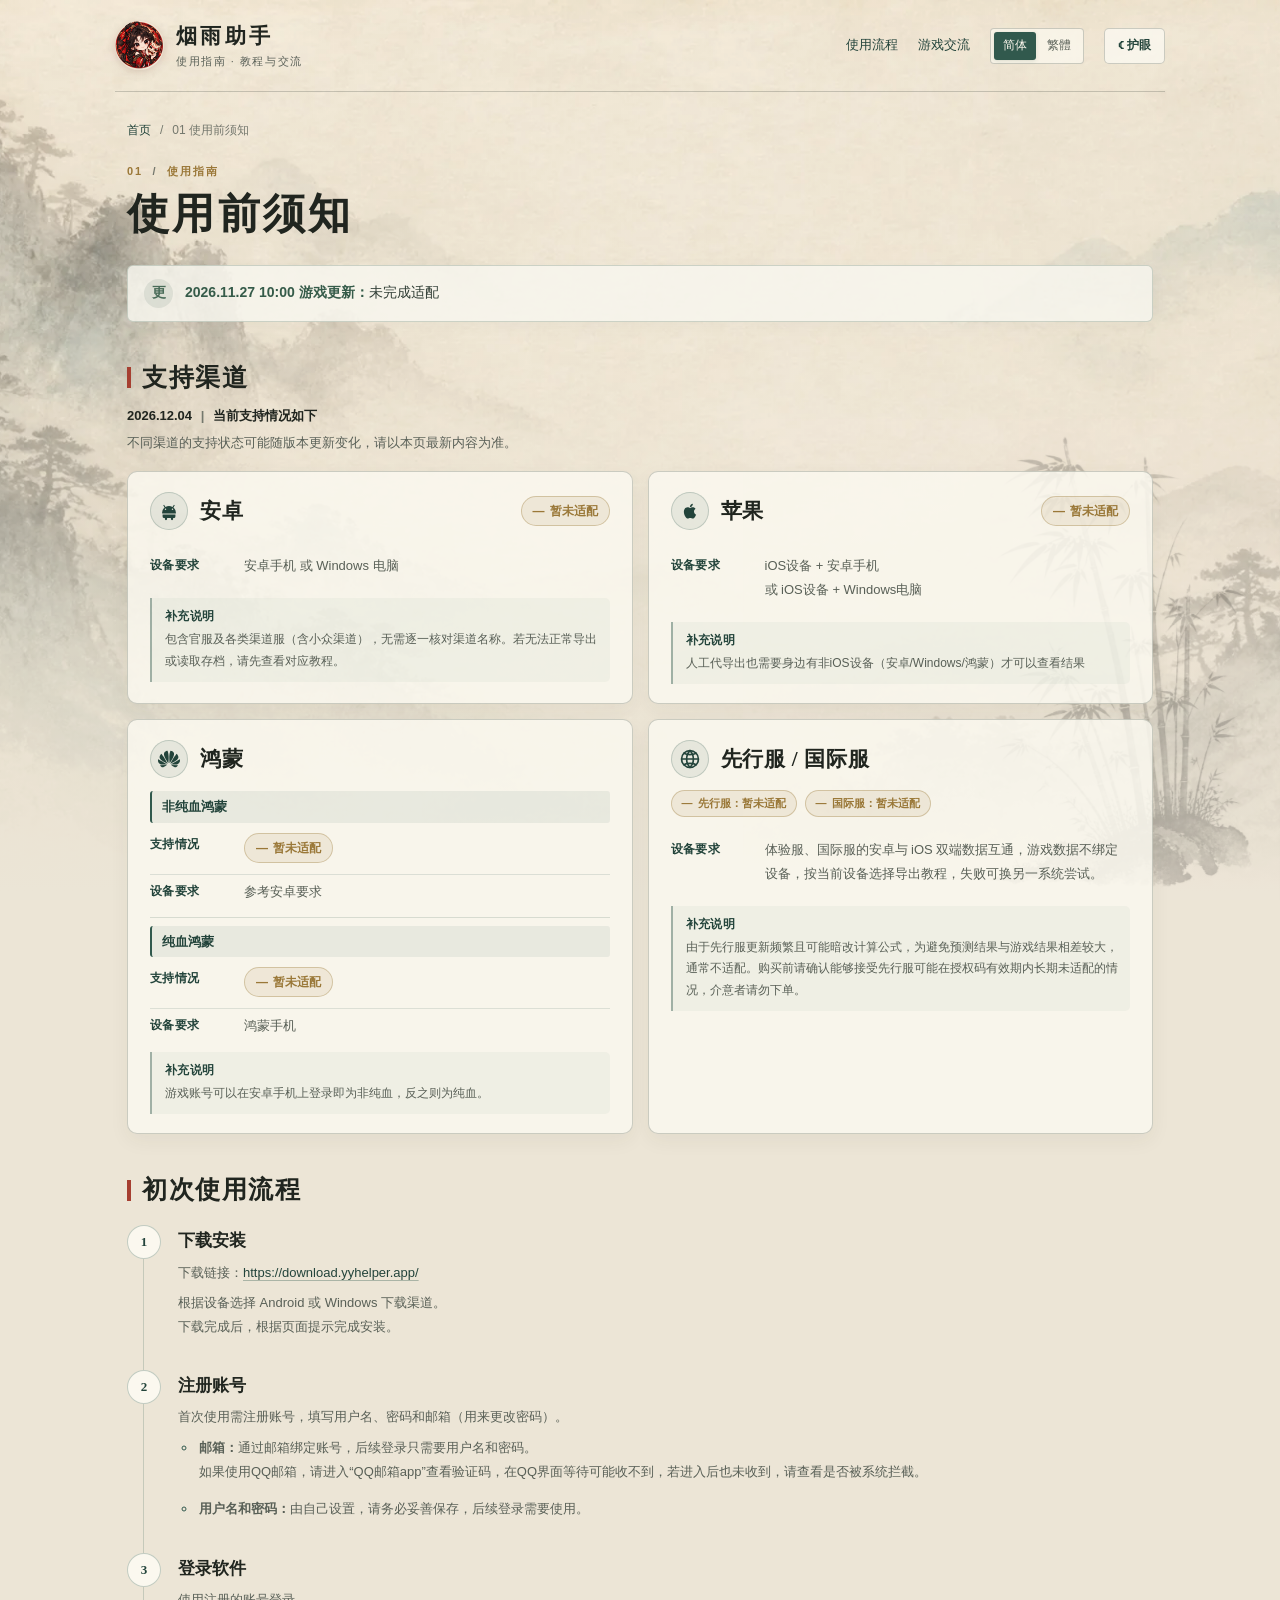
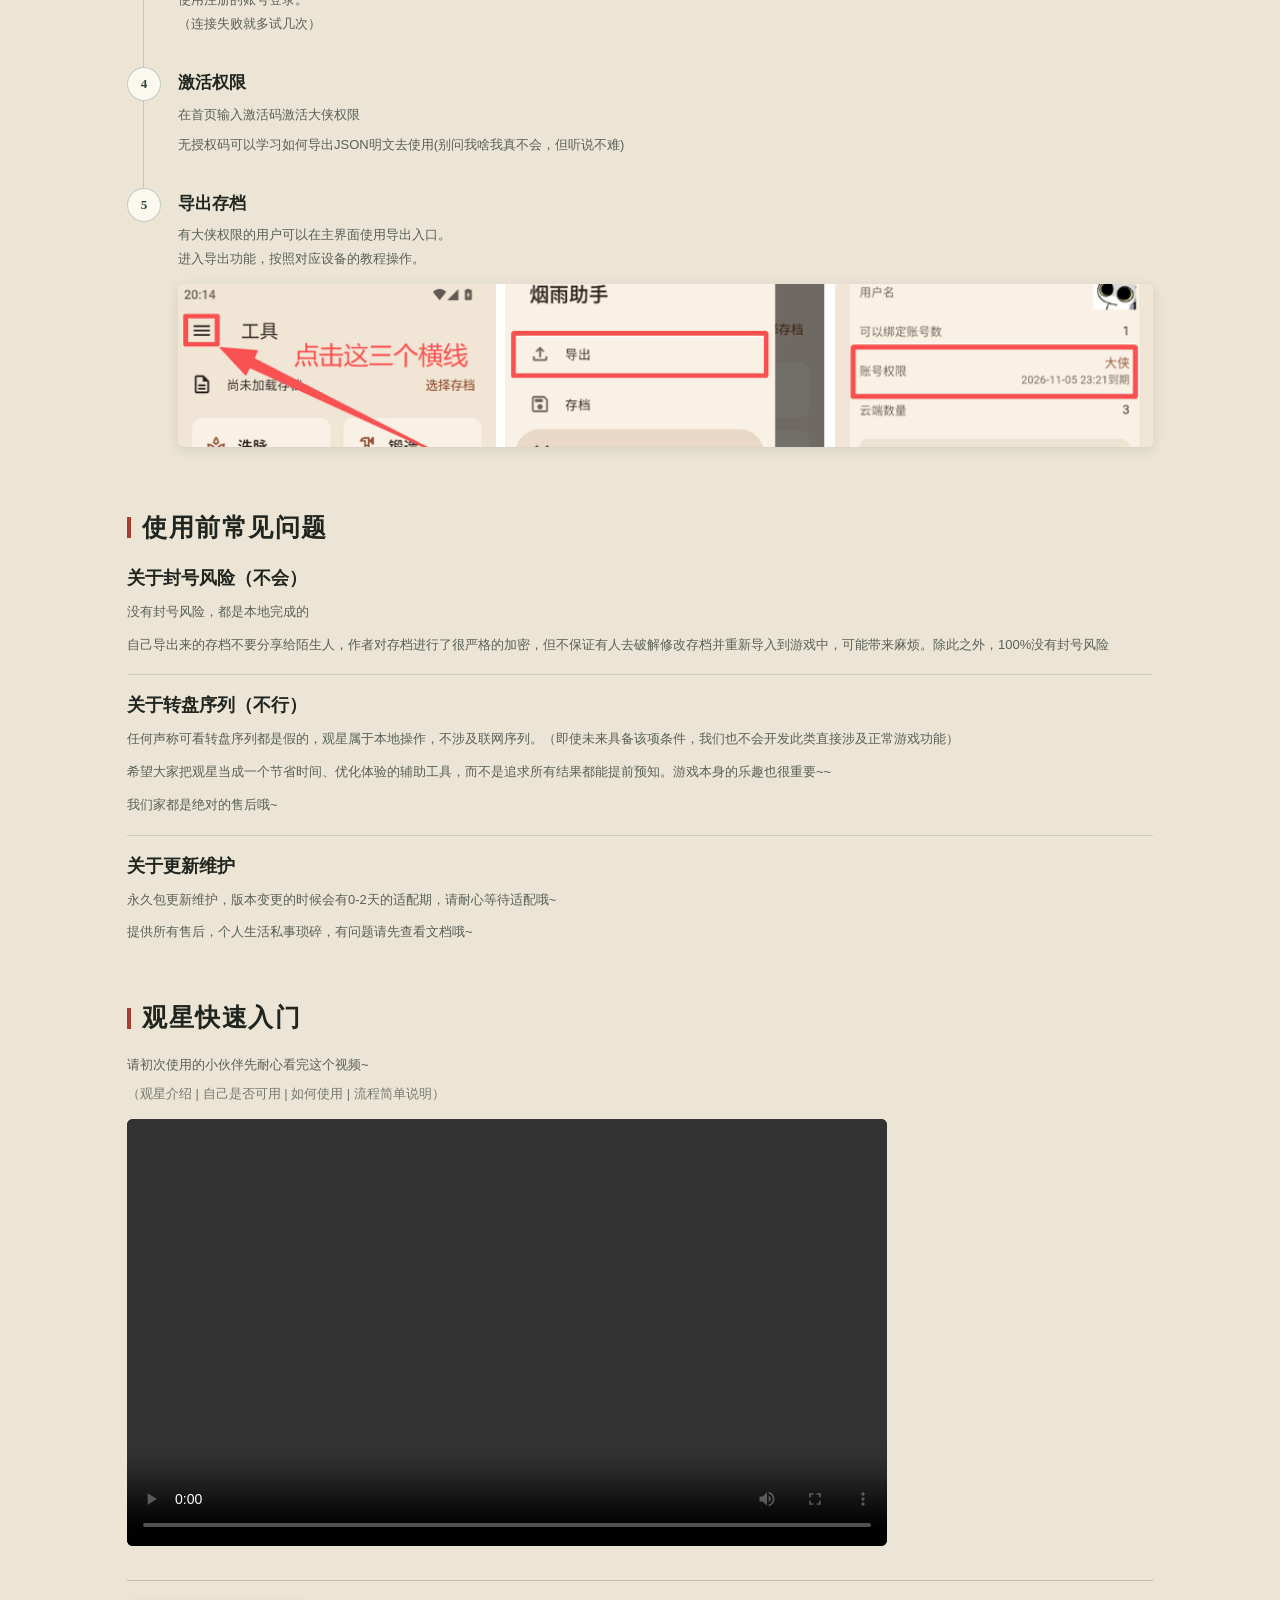
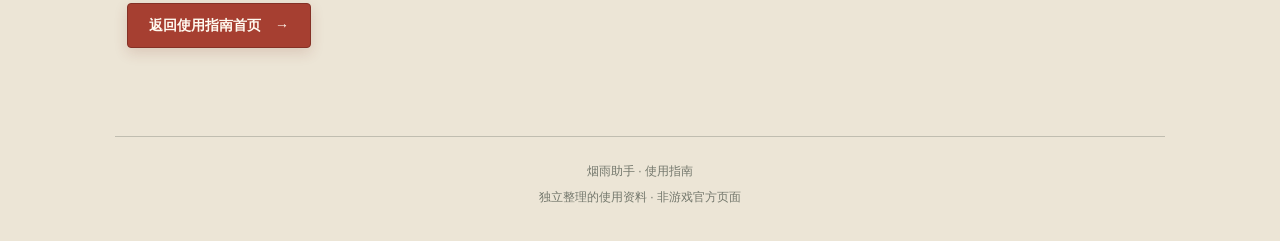
<file: backup/2026-11-27/intro-before-partial-compatibility-update.html>
<!DOCTYPE html>
<html data-theme="bright" lang="zh-CN">
<head>
  <meta charset="utf-8"/>
  <meta name="viewport" content="width=device-width,initial-scale=1"/>
  <base href="https://yygx-guide.github.io/"/>
  <meta name="theme-color" content="#ece5d6"/>
  <meta name="description" content="烟雨助手使用前须知：设备支持渠道、初次使用流程、常见问题与快速入门。"/>
  <title>使用前须知 · 烟雨助手</title>
  <link href="assets/app-icon.png" rel="icon" type="image/png"/>
  <link href="style.css?v=20261116-v031" rel="stylesheet"/>
  <link href="guide-page.css?v=20261117-intro" rel="stylesheet"/>
<style>

:root{
  color-scheme:light;
  --paper:#ece5d6;--paper-raised:#fbf8ef;--ink:#20251f;--muted:#596057;--muted-light:#74786d;
  --line:rgba(40,50,43,.22);--pine:#31594d;--pine-deep:#23443b;--red:#a63f31;--red-deep:#843126;
  --gold:#9a7838;--shadow:rgba(57,48,36,.12);
  --serif:"Noto Serif CJK SC","Noto Serif SC","Source Han Serif SC","Songti SC",STSong,serif;
  --sans:"Noto Sans CJK SC","Noto Sans SC","Microsoft YaHei","PingFang SC",sans-serif;
}
*{box-sizing:border-box}
html{min-width:320px;scroll-behavior:smooth}
body{min-width:320px;margin:0;background:var(--paper);color:var(--ink);font-family:var(--sans);line-height:1.7;isolation:isolate;position:relative}
body::before{content:"";position:fixed;inset:0;z-index:-2;background:linear-gradient(180deg,rgba(236,229,214,.10),rgba(236,229,214,.20) 35%,var(--paper) 99%),url("assets/ink-mountains.webp") center top/cover no-repeat;opacity:.9;pointer-events:none}
body::after{content:"";position:fixed;z-index:-1;right:0;bottom:0;width:min(42vw,550px);aspect-ratio:1326/1187;background:url("assets/ink-bamboo-slope.webp") right bottom/contain no-repeat;mix-blend-mode:multiply;opacity:.21;pointer-events:none}
a{color:inherit}
.wrap{width:min(1050px,calc(100% - 52px));margin-inline:auto}
.topbar{position:relative;z-index:2;display:flex;align-items:center;justify-content:space-between;gap:20px;min-height:92px;border-bottom:1px solid var(--line)}
.brand{display:flex;align-items:center;gap:12px;text-decoration:none;min-width:0}
.brand-logo{width:49px;height:49px;border-radius:50%;object-fit:cover;box-shadow:0 2px 10px rgba(83,42,28,.18)}
.brand-titles{display:flex;flex-direction:column;line-height:1.2;gap:5px}
.brand-title{font:700 21px var(--serif);letter-spacing:.16em}
.brand-sub{font-size:11px;color:var(--muted);letter-spacing:.14em}
.toplinks{display:flex;align-items:center;gap:20px}
.toplinks a{text-decoration:none;color:var(--pine-deep);font-size:13px;white-space:nowrap}
.theme-btn{border:1px solid var(--line);border-radius:5px;background:rgba(251,248,239,.8);color:var(--pine-deep);padding:8px 13px;font:600 12px var(--sans)}
.guide-main{padding:28px 12px 58px}
.guide-breadcrumb{display:flex;align-items:center;gap:9px;margin:0 0 22px;color:var(--muted-light);font-size:12px}
.guide-breadcrumb a{color:var(--pine-deep);text-decoration:none}
.guide-page-heading{margin-bottom:22px}
.guide-kicker{margin:0 0 5px;color:var(--gold);font-size:11px;font-weight:700;letter-spacing:.16em}
.guide-kicker span{padding:0 5px;color:var(--muted-light)}
.guide-page-heading h1{margin:0;color:var(--ink);font:700 clamp(30px,4vw,42px)/1.35 var(--serif);letter-spacing:.08em}
.guide-section{margin-top:38px}
.guide-section-heading{margin-bottom:17px}
.guide-section-heading h2{display:flex;align-items:center;gap:11px;margin:0 0 9px;font:700 25px/1.45 var(--serif);letter-spacing:.06em;color:var(--ink)}
.guide-section-heading h2::before{content:"";width:4px;height:21px;flex:none;background:var(--red)}
.guide-section-version{margin:0 0 5px;color:var(--ink);font-size:13px;font-weight:600}
.guide-section-version span{padding:0 5px;color:var(--muted-light)}
.guide-section-intro{margin:0;color:var(--muted);font-size:13px}
.support-grid{display:grid;grid-template-columns:repeat(2,minmax(0,1fr));gap:15px;align-items:stretch}
.support-card{
  min-width:0;padding:20px 22px 19px;border:1px solid rgba(40,50,43,.22);border-radius:10px;
  background:rgba(251,248,239,.84);background-image:none;box-shadow:0 7px 20px rgba(57,48,36,.055);
}
.support-card-heading{display:flex;align-items:center;justify-content:space-between;gap:12px;margin-bottom:13px}
.support-card-heading h3{display:flex;align-items:center;gap:12px;min-width:0;margin:0;font:700 21px/1.35 var(--serif);letter-spacing:.035em;color:var(--ink)}
.support-platform-icon{display:grid;place-items:center;flex:none;width:38px;height:38px;border:1px solid rgba(49,89,77,.22);border-radius:50%;background:rgba(49,89,77,.09);color:var(--pine-deep)}
.support-platform-icon svg{width:22px;height:22px;display:block}
.support-platform-icon .icon-fill{fill:currentColor}
.support-platform-icon .icon-line{fill:none;stroke:currentColor;stroke-width:1.8;stroke-linecap:round;stroke-linejoin:round}
.support-status{display:inline-flex;align-items:center;justify-content:center;max-width:100%;padding:4px 10px;border:1px solid rgba(49,89,77,.25);border-radius:999px;background:rgba(49,89,77,.09);color:var(--pine-deep);font:600 11px/1.5 var(--sans);white-space:normal}
.support-status::before{content:"✓";margin-right:5px;font-weight:800}
.support-status-unavailable{border-color:rgba(166,63,49,.28);background:rgba(166,63,49,.08);color:var(--red-deep)}
.support-status-unavailable::before{content:"×"}
.support-status-list{display:flex;flex-wrap:wrap;gap:8px;margin:-1px 0 10px}
.support-details{display:grid;gap:0;margin:0}
.support-details>div{display:grid;grid-template-columns:82px minmax(0,1fr);align-items:start;gap:12px;padding:11px 0;border-top:1px solid rgba(49,89,77,.14)}
.support-details>div:first-child{border-top:0}
.support-details dt{padding-top:1px;color:var(--pine-deep);font:700 12px/1.7 var(--sans);letter-spacing:.04em}
.support-details dd{margin:0;color:var(--muted);font:400 13px/1.85 var(--sans);overflow-wrap:anywhere}
.support-note{margin-top:9px;padding:9px 12px 9px 13px;border-left:2px solid rgba(49,89,77,.42);border-radius:0 5px 5px 0;background:rgba(49,89,77,.045)}
.support-note strong{display:block;color:var(--pine-deep);font:700 12px/1.6 var(--sans);letter-spacing:.04em}
.support-note p{margin:3px 0 0;color:var(--muted);font:400 12px/1.8 var(--sans)}
.support-subgroup+.support-subgroup{margin-top:12px;padding-top:12px;border-top:1px solid rgba(49,89,77,.17)}
.support-subgroup h4{display:flex;align-items:center;gap:8px;margin:0 0 4px;padding:6px 10px;border-left:2px solid var(--pine);border-radius:3px;background:rgba(49,89,77,.075);color:var(--pine-deep);font:700 13px/1.5 var(--sans)}
.support-subgroup .support-details>div{padding:7px 0}
.footer{display:flex;flex-direction:column;gap:5px;margin-top:30px;padding:24px 0 34px;border-top:1px solid var(--line);color:var(--muted-light);font-size:12px;text-align:center}
html[data-theme="care"]{
  color-scheme:dark;--paper:#17191b;--paper-raised:#25272a;--paper-soft:#323334;--ink:#e8e4dc;--muted:#c3c1bb;--muted-light:#a4a7a5;
  --line:rgba(202,207,202,.2);--pine:#9fc5b8;--pine-deep:#c0ddd1;--red:#ca7463;--red-deep:#e6a092;--gold:#c2ab83;--shadow:rgba(0,0,0,.28)
}
html[data-theme="care"] body{background:var(--paper)}
html[data-theme="care"] body::before{background:linear-gradient(180deg,rgba(18,19,22,.18),rgba(18,19,22,.48) 45%,var(--paper) 100%),url("assets/ink-mist-characters-care.webp") center top/cover no-repeat;opacity:1}
html[data-theme="care"] body::after{display:none}
html[data-theme="care"] .topbar{border-color:rgba(202,207,202,.18)}
html[data-theme="care"] .brand-sub,html[data-theme="care"] .guide-breadcrumb{color:#b5b7b2}
html[data-theme="care"] .toplinks a{color:#bdd8cd}
html[data-theme="care"] .theme-btn{background:rgba(37,39,42,.84);color:var(--ink);border-color:rgba(159,197,184,.35)}
html[data-theme="care"] .support-card{
  border-color:rgba(159,197,184,.27);background:rgba(19,23,23,.88);background-image:none;
  box-shadow:0 10px 26px rgba(0,0,0,.2)
}
html[data-theme="care"] .support-platform-icon{border-color:rgba(159,197,184,.25);background:rgba(91,139,117,.15);color:#c4e0b5}
html[data-theme="care"] .support-status{border-color:rgba(159,197,184,.36);background:rgba(75,123,95,.16);color:#c4e0b5}
html[data-theme="care"] .support-status-unavailable{border-color:rgba(202,116,99,.4);background:rgba(202,116,99,.12);color:#f0a092}
html[data-theme="care"] .support-details>div{border-color:rgba(159,197,184,.18)}
html[data-theme="care"] .support-details dt{color:#c4dfd2}
html[data-theme="care"] .support-details dd{color:#d0cec7}
html[data-theme="care"] .support-note{border-left-color:rgba(159,197,184,.5);background:rgba(255,255,255,.035)}
html[data-theme="care"] .support-note strong{color:#c4dfd2}
html[data-theme="care"] .support-note p{color:#c4c4bd}
html[data-theme="care"] .support-subgroup+.support-subgroup{border-color:rgba(159,197,184,.2)}
html[data-theme="care"] .support-subgroup h4{border-left-color:#83ad97;background:rgba(91,139,117,.14);color:#d0e3d8}
@media(max-width:700px){
  .wrap{width:min(100% - 28px,1050px)}
  .topbar{min-height:76px}
  .brand-logo{width:42px;height:42px}
  .brand-title{font-size:19px}
  .toplinks{gap:10px}
  .toplinks a{display:none}
  .guide-main{padding:22px 2px 42px}
  .guide-page-heading h1{font-size:32px}
  .guide-section{margin-top:31px}
  .guide-section-heading h2{font-size:22px}
  .support-grid{grid-template-columns:1fr;gap:11px}
  .support-card{padding:16px}
  .support-card-heading{align-items:flex-start}
  .support-card-heading h3{font-size:19px}
  .support-platform-icon{width:34px;height:34px}
  .support-details>div{grid-template-columns:74px minmax(0,1fr);gap:9px}
  .support-status{font-size:10px;padding:3px 8px}
}


/* 本轮微调：鸿蒙分组略收紧，前三个平台的状态标签略加强调。 */
.support-subgroup+.support-subgroup{margin-top:8px;padding-top:8px}
.support-subgroup h4{margin-bottom:5px}
.support-subgroup .support-details>div{padding:5px 0}
.support-card:nth-child(-n+3) .support-status{
  min-height:29px;padding:5px 11px;font-size:12px;font-weight:700
}
html[data-theme="care"] .guide-announcement{
  border-color:rgba(159,197,184,.25);background:rgba(37,39,42,.88);color:var(--ink)
}
html[data-theme="care"] .guide-announcement-mark{
  background:rgba(202,116,99,.12);color:var(--red)
}

/* Announcement: calm product-update styling, not a warning banner */
.guide-announcement{
  border:1px solid rgba(91,119,103,.28)!important;
  background:rgba(247,246,237,.84)!important;
  color:#303d35!important;
  box-shadow:0 4px 16px rgba(49,61,49,.035);
}
.guide-announcement-mark{
  display:inline-flex!important;
  align-items:center!important;
  justify-content:center!important;
  width:29px!important;
  height:29px!important;
  flex:0 0 29px!important;
  border-radius:50%!important;
  background:rgba(83,119,99,.13)!important;
  color:#496b58!important;
  font-weight:700!important;
}
.guide-announcement strong{color:#355b49!important}
html[data-theme="care"] .guide-announcement{
  border-color:rgba(151,181,163,.28)!important;
  background:rgba(38,48,44,.88)!important;
  color:#e2e7df!important;
}
html[data-theme="care"] .guide-announcement-mark{
  background:rgba(151,181,163,.16)!important;
  color:#b7d0bd!important;
}
html[data-theme="care"] .guide-announcement strong{color:#c6ddca!important}


/* 游戏版本更新后的统一待适配状态：使用低饱和古铜色，避免红色警告感。 */
.support-status-pending{
  border-color:rgba(154,120,56,.34);
  background:rgba(154,120,56,.10);
  color:var(--gold);
}
.support-status-pending::before{content:"—";margin-right:5px;font-weight:700}
html[data-theme="care"] .support-status-pending{
  border-color:rgba(194,171,131,.38);
  background:rgba(194,171,131,.12);
  color:#d8c49f;
}
html[data-theme="care"] .support-status-pending::before{content:"—"}

</style>
</head>
<body>
<div class="wrap">
  <header class="topbar">
    <a aria-label="烟雨助手使用指南首页" class="brand" href="index.html#top">
      <img alt="烟雨助手图标" class="brand-logo" src="assets/app-icon.png"/>
      <span class="brand-titles"><span class="brand-title">烟雨助手</span><span class="brand-sub">使用指南 · 教程与交流</span></span>
    </a>
    <nav aria-label="页面导航" class="toplinks">
      <a href="index.html#start">使用流程</a>
      <a href="index.html#community">游戏交流</a>
      <div aria-label="语言切换" class="lang-switch" role="group">
        <button aria-pressed="true" class="lang-option" data-lang="simplified" type="button">简体</button>
        <button aria-pressed="false" class="lang-option" data-lang="traditional" type="button">繁體</button>
      </div>
      <button aria-pressed="false" class="theme-btn" id="themeButton" type="button">☾ 护眼</button>
    </nav>
  </header>

  <main class="guide-main" id="top">
    <nav class="guide-breadcrumb" aria-label="当前位置">
      <a href="index.html">首页</a><span aria-hidden="true">/</span><span>01 使用前须知</span>
    </nav>

    <header class="guide-page-heading">
      <p class="guide-kicker">01 <span>/</span> 使用指南</p>
      <h1>使用前须知</h1>
    </header>

    <aside class="guide-announcement" aria-label="游戏更新">
    <span class="guide-announcement-mark" aria-hidden="true">更</span>
    <p><strong>2026.11.27 10:00 游戏更新：</strong>未完成适配</p>
  </aside>

    <section class="guide-section" aria-labelledby="supportTitle">
      <div class="guide-section-heading">
        <h2 id="supportTitle">支持渠道</h2>
        <p class="guide-section-version"><time id="supportCurrentDate" datetime="2026-11-17">2026.11.17</time> <span>|</span> 当前支持情况如下</p>
        <p class="guide-section-intro">不同渠道的支持状态可能随版本更新变化，请以本页最新内容为准。</p>
      </div>

      <div class="support-grid">
        <article class="support-card">
          <div class="support-card-heading">
            <h3>
              <span class="support-platform-icon" aria-hidden="true">
                <svg viewBox="0 0 24 24">
                  <path class="icon-fill" d="M7.2 8.2 5.7 5.7l.9-.5 1.6 2.5a8 8 0 0 1 7.6 0l1.6-2.5.9.5-1.5 2.5A7.1 7.1 0 0 1 19.5 14v.8H4.5V14a7.1 7.1 0 0 1 2.7-5.8ZM8.2 11a.8.8 0 1 0 0-1.6.8.8 0 0 0 0 1.6Zm7.6 0a.8.8 0 1 0 0-1.6.8.8 0 0 0 0 1.6ZM5 15.8h14v2.1a1.7 1.7 0 0 1-1.7 1.7h-.8v1.2a1.2 1.2 0 0 1-2.4 0v-1.2H9.9v1.2a1.2 1.2 0 0 1-2.4 0v-1.2h-.8A1.7 1.7 0 0 1 5 17.9v-2.1Z"/>
                </svg>
              </span>
              <span>安卓</span>
            </h3>
            <span class="support-status support-status-pending">暂未适配</span>
          </div>
          <dl class="support-details">
            <div><dt>设备要求</dt><dd>安卓手机 或 Windows 电脑</dd></div>
          </dl>
          <div class="support-note">
            <strong>补充说明</strong>
            <p>包含官服及各类渠道服（含小众渠道），无需逐一核对渠道名称。若无法正常导出或读取存档，请先查看对应教程。</p>
          </div>
        </article>

        <article class="support-card">
          <div class="support-card-heading">
            <h3>
               <span class="support-platform-icon" aria-hidden="true">
                <svg viewBox="0 0 24 24">
                  <path class="icon-fill" d="M16.35 12.55c.02-2.05 1.67-3.03 1.75-3.08-.95-1.4-2.42-1.59-2.94-1.61-1.25-.13-2.45.74-3.09.74-.65 0-1.64-.72-2.7-.7-1.39.02-2.67.81-3.39 2.06-1.45 2.51-.37 6.23 1.04 8.27.69 1 1.51 2.12 2.59 2.08 1.04-.04 1.43-.67 2.69-.67s1.61.67 2.71.65c1.12-.02 1.82-1.01 2.51-2.02.8-1.16 1.13-2.29 1.15-2.35-.03-.01-2.3-.88-2.32-3.37ZM14.3 6.52c.56-.68.94-1.62.84-2.56-.81.03-1.79.54-2.37 1.22-.52.6-.98 1.56-.86 2.48.9.07 1.83-.46 2.39-1.14Z"/>
              </span>
              <span>苹果</span>
            </h3>
            <span class="support-status support-status-pending">暂未适配</span>
          </div>
          <dl class="support-details">
            <div><dt>设备要求</dt><dd>iOS设备 + 安卓手机<br/>或 iOS设备 + Windows电脑</dd></div>
          </dl>
          <div class="support-note">
            <strong>补充说明</strong>
            <p>人工代导出也需要身边有非iOS设备（安卓/Windows/鸿蒙）才可以查看结果</p>
          </div>
        </article>

        <article class="support-card">
          <div class="support-card-heading">
            <h3>
               <span class="support-platform-icon" aria-hidden="true">
                <svg viewBox="0 0 24 24">
                  <path class="icon-fill" d="M3.67 6.14S1.82 7.91 1.72 9.78v.35c.08 1.51 1.22 2.4 1.22 2.4 1.83 1.79 6.26 4.04 7.3 4.55 0 0 .06.03.1-.01l.02-.04v-.04C7.52 10.8 3.67 6.14 3.67 6.14M9.65 18.6c-.02-.08-.1-.08-.1-.08l-7.38.26c.8 1.43 2.15 2.53 3.56 2.2 .96-.25 3.16-1.78 3.88-2.3.06-.05.04-.09.04-.09m.08-.78C6.49 15.63.21 12.28.21 12.28c-.15.46-.2.9-.21 1.3v.07c0 1.07.4 1.82.4 1.82 .8 1.69 2.34 2.2 2.34 2.2.7.3 1.4.31 1.4.31.12 0 4.4 0 5.54 0 0 0 .08-.05.08-.05v-.06c0-.03-.03-.03-.03-.03M9.06 3.19a3.42 3.42 0 0 0-2.57 3.15v.41c.03.6.16 1.05.16 1.05.66 2.9 3.86 7.65 4.55 8.65 0 0 .1.03.1.03a.1.1 0 0 0 .06-.1c1.06-10.6-1.11-13.42-1.11-13.42-.32-.02-1.19.23-1.19.23M17.359 5.46s-.49-1.8-2.44-2.28c0 0-.57-.14-1.17-.22 0 0-2.18 2.81-1.12 13.43 0 0 .06.08.06.08.07.07.1-.03.1-.03.72-1.03 3.9-5.76 4.55-8.64 0 0 .36-1.4.02-2.34m-2.92 13.07s-.07 0-.09.05c0 0-.01.07.03.1.7.51 2.85 2 3.88 2.3 0 0 .16.05.43.06h.14c.69-.02 1.9-.37 3-2.26l-7.4-.25m7.83-8.41c.14-2.06-1.94-3.97-1.94-3.98 0 0-3.85 4.66-6.67 10.8 0 0-.03.08.02.13l.04.01h.06c1.06-.53 5.46-2.77 7.28-4.54 0 0 1.15-.93 1.21-2.42m1.52 2.14s-6.28 3.37-9.52 5.55c0 0-.05.04-.03.11 0 0 .03.06.07.06 1.16 0 5.56 0 5.67-.02 0 0 .57-.02 1.27-.29 0 0 1.56-.5 2.37-2.27 0 0 .73-1.45.17-3.14"/>
              </span>
              <span>鸿蒙</span>
            </h3>
          </div>
          <div class="support-subgroup">
            <h4>非纯血鸿蒙</h4>
            <dl class="support-details">
              <div><dt>支持情况</dt><dd><span class="support-status support-status-pending">暂未适配</span></dd></div>
              <div><dt>设备要求</dt><dd>参考安卓要求</dd></div>
            </dl>
          </div>
          <div class="support-subgroup">
            <h4>纯血鸿蒙</h4>
            <dl class="support-details">
              <div><dt>支持情况</dt><dd><span class="support-status support-status-pending">暂未适配</span></dd></div>
              <div><dt>设备要求</dt><dd>鸿蒙手机</dd></div>
            </dl>
          </div>
          <div class="support-note">
            <strong>补充说明</strong>
            <p>游戏账号可以在安卓手机上登录即为非纯血，反之则为纯血。</p>
          </div>
        </article>

        <article class="support-card">
          <div class="support-card-heading">
            <h3>
              <span class="support-platform-icon" aria-hidden="true">
                <svg viewBox="0 0 24 24">
                  <circle class="icon-line" cx="12" cy="12" r="9.2"/>
                  <path class="icon-line" d="M2.9 12h18.2M12 2.8c2.5 2.5 3.7 5.6 3.7 9.2s-1.2 6.7-3.7 9.2c-2.5-2.5-3.7-5.6-3.7-9.2S9.5 5.3 12 2.8Z"/>
                  <path class="icon-line" d="M5.2 5.8c1.9 1 4.2 1.5 6.8 1.5s4.9-.5 6.8-1.5M5.2 18.2c1.9-1 4.2-1.5 6.8-1.5s4.9.5 6.8 1.5"/>
                </svg>
              </span>
              <span>先行服 / 国际服</span>
            </h3>
          </div>
          <div class="support-status-list">
            <span class="support-status support-status-pending">先行服：暂未适配</span>
            <span class="support-status support-status-pending">国际服：暂未适配</span>
          </div>
          <dl class="support-details">
            <div>
              <dt>设备要求</dt>
              <dd>体验服、国际服的安卓与 iOS 双端数据互通，游戏数据不绑定设备，按当前设备选择导出教程，失败可换另一系统尝试。</dd>
            </div>
          </dl>
          <div class="support-note">
            <strong>补充说明</strong>
            <p>由于先行服更新频繁且可能暗改计算公式，为避免预测结果与游戏结果相差较大，通常不适配。购买前请确认能够接受先行服可能在授权码有效期内长期未适配的情况，介意者请勿下单。</p>
          </div>
        </article>
      </div>
    </section>

    <section class="guide-section" aria-labelledby="stepsTitle">
      <div class="guide-section-heading">
        <h2 id="stepsTitle">初次使用流程</h2>
      </div>

      <ol class="guide-steps">
        <li class="guide-step">
          <span class="guide-step-number">1</span>
          <div class="guide-step-content">
            <h3>下载安装</h3>
            <p>下载链接：<a class="guide-text-link" href="https://download.yyhelper.app/" target="_blank" rel="noopener noreferrer">https://download.yyhelper.app/</a></p>
            <p>根据设备选择 Android 或 Windows 下载渠道。<br/>下载完成后，根据页面提示完成安装。</p>
          </div>
        </li>

        <li class="guide-step">
          <span class="guide-step-number">2</span>
          <div class="guide-step-content">
            <h3>注册账号</h3>
            <p>首次使用需注册账号，填写用户名、密码和邮箱（用来更改密码）。</p>
            <ul>
              <li><strong>邮箱：</strong>通过邮箱绑定账号，后续登录只需要用户名和密码。<br/>如果使用QQ邮箱，请进入“QQ邮箱app”查看验证码，在QQ界面等待可能收不到，若进入后也未收到，请查看是否被系统拦截。</li>
              <li><strong>用户名和密码：</strong>由自己设置，请务必妥善保存，后续登录需要使用。</li>
            </ul>
          </div>
        </li>

        <li class="guide-step">
          <span class="guide-step-number">3</span>
          <div class="guide-step-content">
            <h3>登录软件</h3>
            <p>使用注册的账号登录。<br/>（连接失败就多试几次）</p>
          </div>
        </li>

        <li class="guide-step">
          <span class="guide-step-number">4</span>
          <div class="guide-step-content">
            <h3>激活权限</h3>
            <p>在首页输入激活码激活大侠权限</p>
            <p>无授权码可以学习如何导出JSON明文去使用(别问我啥我真不会，但听说不难)</p>
          </div>
        </li>

        <li class="guide-step">
          <span class="guide-step-number">5</span>
          <div class="guide-step-content">
            <h3>导出存档</h3>
            <p>有大侠权限的用户可以在主界面使用导出入口。<br/>进入导出功能，按照对应设备的教程操作。</p>
            <img
              class="guide-export-steps"
              src="[data-uri]
RU5ErkJggg==
"
              alt="烟雨助手导出存档操作示意图：打开工具菜单，点击导出，并查看账号权限"
              loading="lazy"
              decoding="async"
              style="display:block;width:100%;height:auto;margin-top:13px;border-radius:6px;box-shadow:0 3px 12px rgba(35,42,35,.12);"
            />
          </div>
        </li>
      </ol>
    </section>

    <section class="guide-section" aria-labelledby="faqTitle">
      <div class="guide-section-heading">
        <h2 id="faqTitle">使用前常见问题</h2>
      </div>

      <div class="guide-questions">
        <article class="guide-question">
          <h3>关于封号风险（不会）</h3>
          <p>没有封号风险，都是本地完成的</p>
          <p>自己导出来的存档不要分享给陌生人，作者对存档进行了很严格的加密，但不保证有人去破解修改存档并重新导入到游戏中，可能带来麻烦。除此之外，100%没有封号风险</p>
        </article>

        <article class="guide-question">
          <h3>关于转盘序列（不行）</h3>
          <p>任何声称可看转盘序列都是假的，观星属于本地操作，不涉及联网序列。（即使未来具备该项条件，我们也不会开发此类直接涉及正常游戏功能）</p>
          <p>希望大家把观星当成一个节省时间、优化体验的辅助工具，而不是追求所有结果都能提前预知。游戏本身的乐趣也很重要~~</p>
          <p>我们家都是绝对的售后哦~</p>
        </article>

        <article class="guide-question">
          <h3>关于更新维护</h3>
          <p>永久包更新维护，版本变更的时候会有0-2天的适配期，请耐心等待适配哦~</p>
          <p>提供所有售后，个人生活私事琐碎，有问题请先查看文档哦~</p>
        </article>
      </div>
    </section>

    <section class="guide-section guide-video-section" aria-labelledby="videoTitle">
      <div class="guide-section-heading">
        <h2 id="videoTitle">观星快速入门</h2>
      </div>
      <p class="guide-video-intro">请初次使用的小伙伴先耐心看完这个视频~</p>
      <p class="guide-video-topics">（观星介绍 | 自己是否可用 | 如何使用 | 流程简单说明）</p>
      <video
        class="guide-video-placeholder"
        controls
        playsinline
        preload="metadata"
        aria-label="烟雨助手观星快速入门教学视频"
        style="display:block;width:min(100%,760px);height:auto;aspect-ratio:16/9;padding:0;border:0;border-radius:6px;background:#171a18;object-fit:contain;"
      >
        <source src="https://raw.githubusercontent.com/yygx-guide/yygx-guide-media/main/videos/quick-start.mp4" type="video/mp4" />
        当前浏览器暂不支持视频播放，可<a href="https://raw.githubusercontent.com/yygx-guide/yygx-guide-media/main/videos/quick-start.mp4">点击下载视频</a>。
      </video>
    </section>

    <div class="guide-back-row">
      <a class="main-button" href="index.html#start">返回使用指南首页 <span aria-hidden="true">→</span></a>
    </div>
  </main>

  <footer class="footer">
    <span>烟雨助手 · 使用指南</span>
    <span>独立整理的使用资料 · 非游戏官方页面</span>
  </footer>
</div>
<script src="config.js?v=20261117-intro"></script>
<script src="lang-map.js"></script>
<script src="script.js?v=20261116-v031"></script>
<script>
(() => {
  const dateNode = document.getElementById('supportCurrentDate');
  if (!dateNode) return;
  const refreshSupportDate = () => {
    const now = new Date();
    const year = now.getFullYear();
    const month = String(now.getMonth() + 1).padStart(2, '0');
    const day = String(now.getDate()).padStart(2, '0');
    dateNode.textContent = `${year}.${month}.${day}`;
    dateNode.dateTime = `${year}-${month}-${day}`;
  };
  refreshSupportDate();
  // 每分鐘檢查一次；跨過午夜後會自動更新日期。
  window.setInterval(refreshSupportDate, 60 * 1000);
})();
</script>
</body>
</html>
</file>
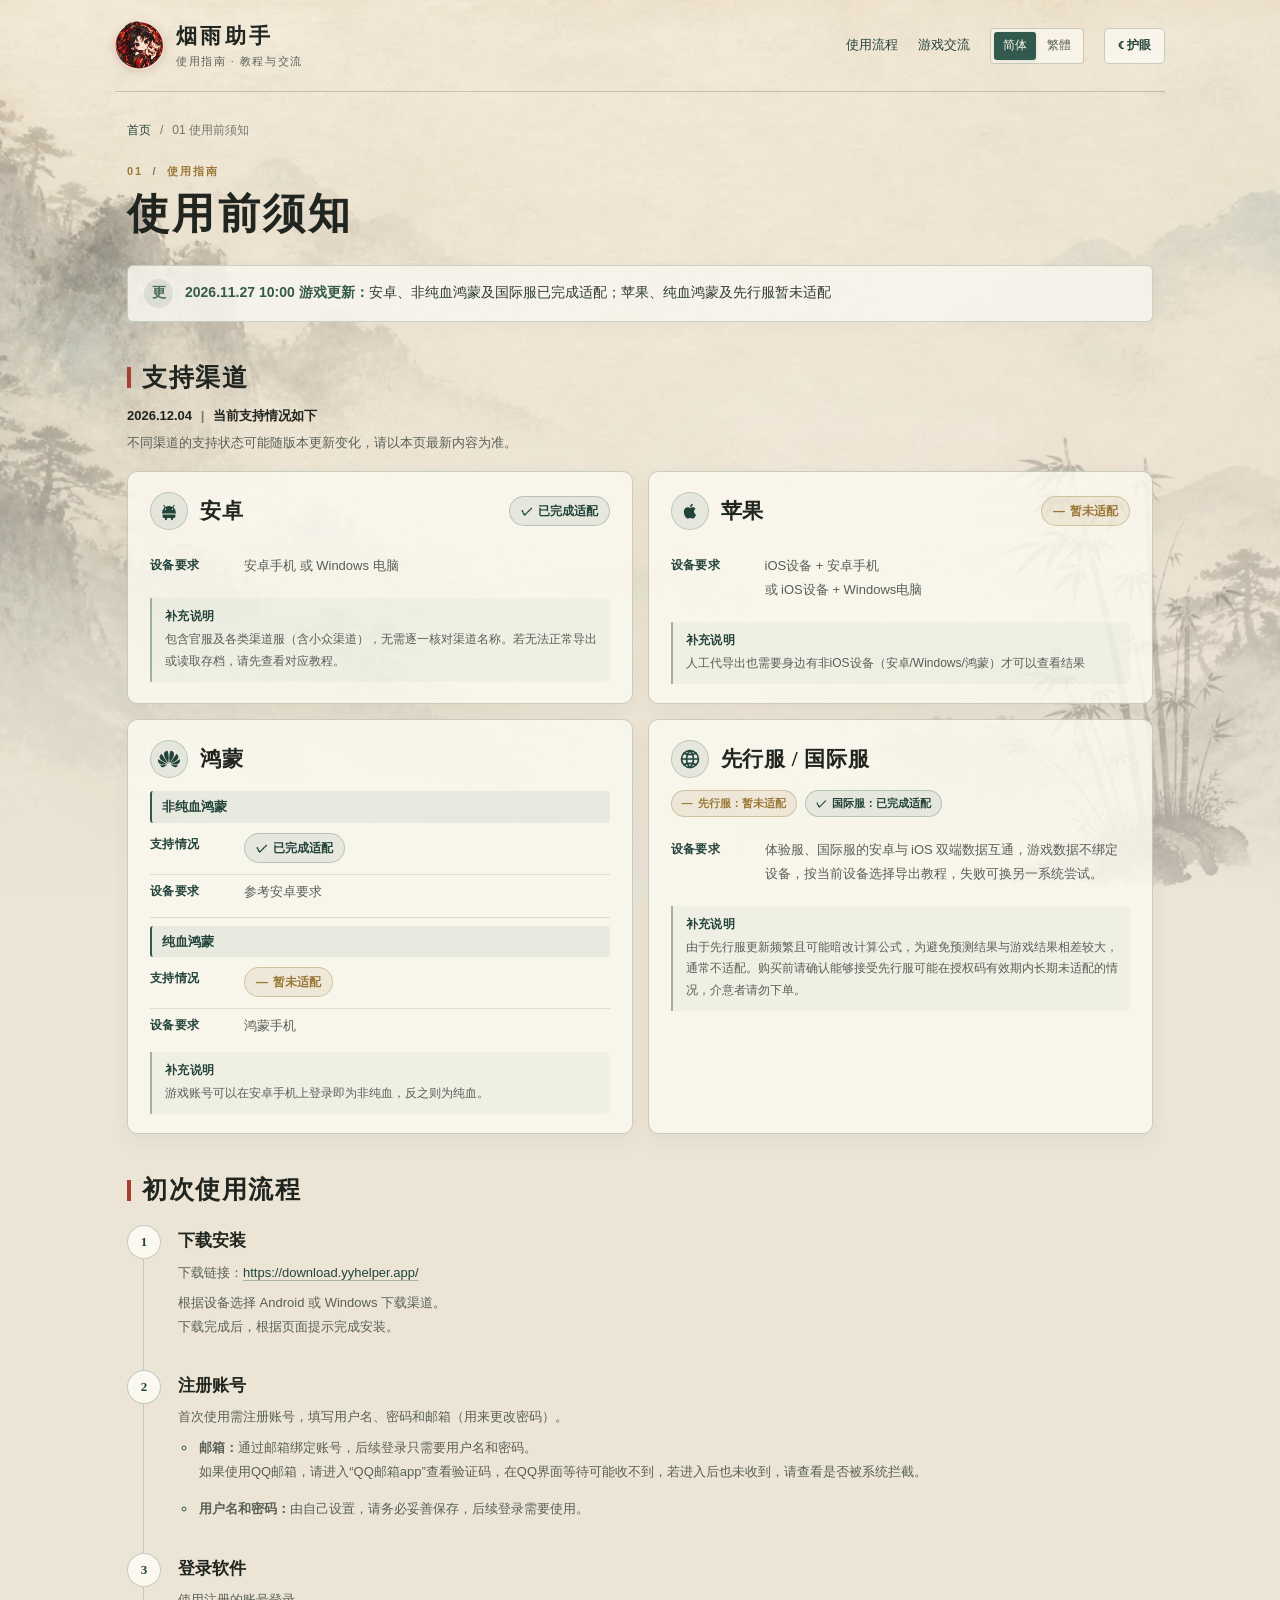
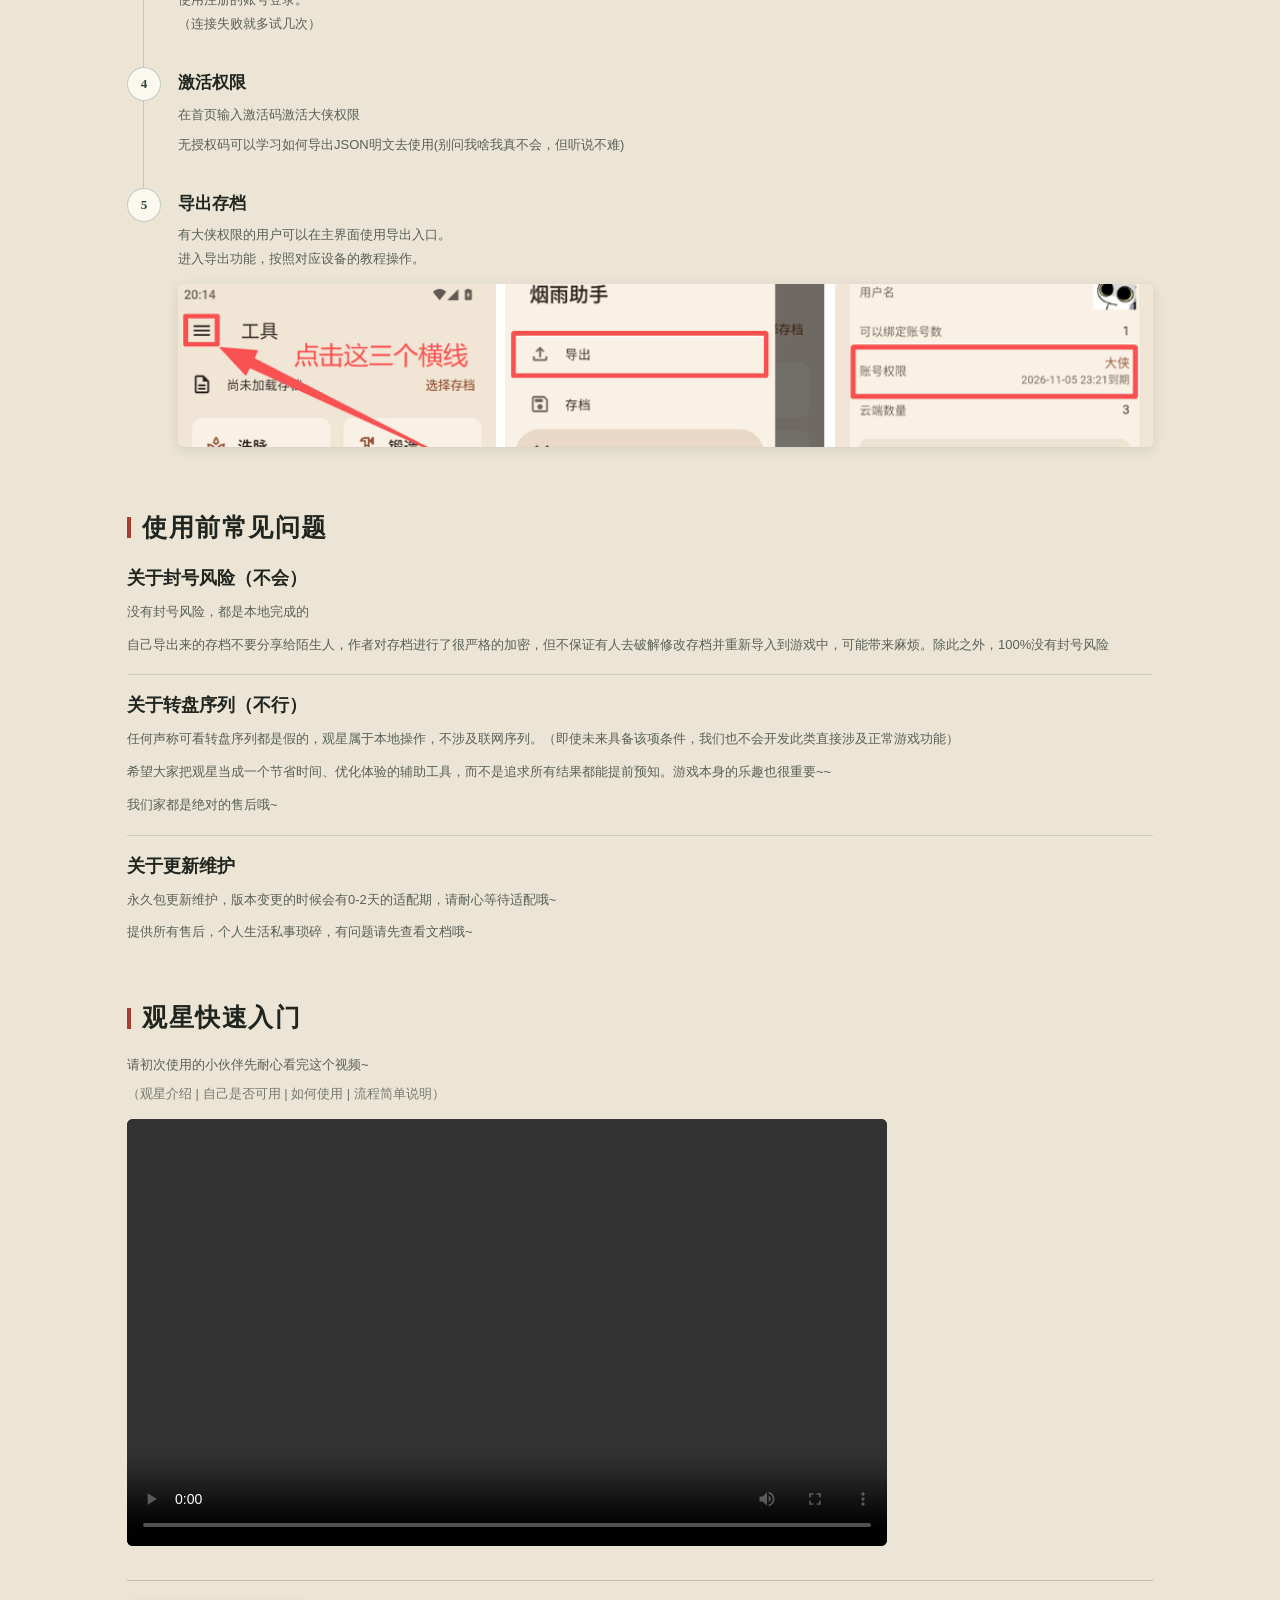
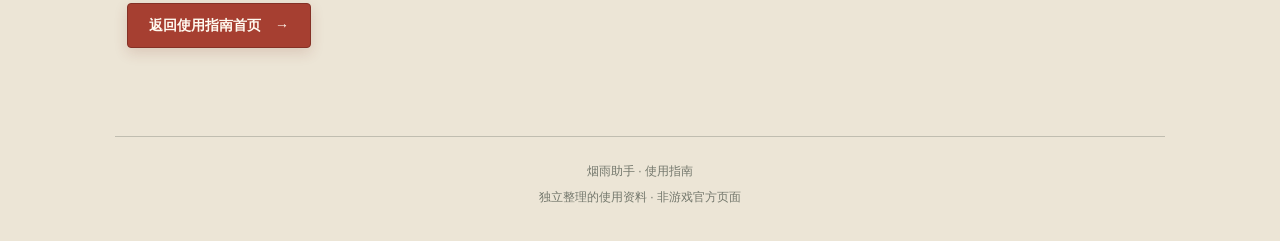
<file: backup/2026-11-28/intro-before-all-channels-adapted.html>
<!DOCTYPE html>
<html data-theme="bright" lang="zh-CN">
<head>
  <meta charset="utf-8"/>
  <meta name="viewport" content="width=device-width,initial-scale=1"/>
  <base href="https://yygx-guide.github.io/"/>
  <meta name="theme-color" content="#ece5d6"/>
  <meta name="description" content="烟雨助手使用前须知：设备支持渠道、初次使用流程、常见问题与快速入门。"/>
  <title>使用前须知 · 烟雨助手</title>
  <link href="assets/app-icon.png" rel="icon" type="image/png"/>
  <link href="style.css?v=20261116-v031" rel="stylesheet"/>
  <link href="guide-page.css?v=20261117-intro" rel="stylesheet"/>
<style>

:root{
  color-scheme:light;
  --paper:#ece5d6;--paper-raised:#fbf8ef;--ink:#20251f;--muted:#596057;--muted-light:#74786d;
  --line:rgba(40,50,43,.22);--pine:#31594d;--pine-deep:#23443b;--red:#a63f31;--red-deep:#843126;
  --gold:#9a7838;--shadow:rgba(57,48,36,.12);
  --serif:"Noto Serif CJK SC","Noto Serif SC","Source Han Serif SC","Songti SC",STSong,serif;
  --sans:"Noto Sans CJK SC","Noto Sans SC","Microsoft YaHei","PingFang SC",sans-serif;
}
*{box-sizing:border-box}
html{min-width:320px;scroll-behavior:smooth}
body{min-width:320px;margin:0;background:var(--paper);color:var(--ink);font-family:var(--sans);line-height:1.7;isolation:isolate;position:relative}
body::before{content:"";position:fixed;inset:0;z-index:-2;background:linear-gradient(180deg,rgba(236,229,214,.10),rgba(236,229,214,.20) 35%,var(--paper) 99%),url("assets/ink-mountains.webp") center top/cover no-repeat;opacity:.9;pointer-events:none}
body::after{content:"";position:fixed;z-index:-1;right:0;bottom:0;width:min(42vw,550px);aspect-ratio:1326/1187;background:url("assets/ink-bamboo-slope.webp") right bottom/contain no-repeat;mix-blend-mode:multiply;opacity:.21;pointer-events:none}
a{color:inherit}
.wrap{width:min(1050px,calc(100% - 52px));margin-inline:auto}
.topbar{position:relative;z-index:2;display:flex;align-items:center;justify-content:space-between;gap:20px;min-height:92px;border-bottom:1px solid var(--line)}
.brand{display:flex;align-items:center;gap:12px;text-decoration:none;min-width:0}
.brand-logo{width:49px;height:49px;border-radius:50%;object-fit:cover;box-shadow:0 2px 10px rgba(83,42,28,.18)}
.brand-titles{display:flex;flex-direction:column;line-height:1.2;gap:5px}
.brand-title{font:700 21px var(--serif);letter-spacing:.16em}
.brand-sub{font-size:11px;color:var(--muted);letter-spacing:.14em}
.toplinks{display:flex;align-items:center;gap:20px}
.toplinks a{text-decoration:none;color:var(--pine-deep);font-size:13px;white-space:nowrap}
.theme-btn{border:1px solid var(--line);border-radius:5px;background:rgba(251,248,239,.8);color:var(--pine-deep);padding:8px 13px;font:600 12px var(--sans)}
.guide-main{padding:28px 12px 58px}
.guide-breadcrumb{display:flex;align-items:center;gap:9px;margin:0 0 22px;color:var(--muted-light);font-size:12px}
.guide-breadcrumb a{color:var(--pine-deep);text-decoration:none}
.guide-page-heading{margin-bottom:22px}
.guide-kicker{margin:0 0 5px;color:var(--gold);font-size:11px;font-weight:700;letter-spacing:.16em}
.guide-kicker span{padding:0 5px;color:var(--muted-light)}
.guide-page-heading h1{margin:0;color:var(--ink);font:700 clamp(30px,4vw,42px)/1.35 var(--serif);letter-spacing:.08em}
.guide-section{margin-top:38px}
.guide-section-heading{margin-bottom:17px}
.guide-section-heading h2{display:flex;align-items:center;gap:11px;margin:0 0 9px;font:700 25px/1.45 var(--serif);letter-spacing:.06em;color:var(--ink)}
.guide-section-heading h2::before{content:"";width:4px;height:21px;flex:none;background:var(--red)}
.guide-section-version{margin:0 0 5px;color:var(--ink);font-size:13px;font-weight:600}
.guide-section-version span{padding:0 5px;color:var(--muted-light)}
.guide-section-intro{margin:0;color:var(--muted);font-size:13px}
.support-grid{display:grid;grid-template-columns:repeat(2,minmax(0,1fr));gap:15px;align-items:stretch}
.support-card{
  min-width:0;padding:20px 22px 19px;border:1px solid rgba(40,50,43,.22);border-radius:10px;
  background:rgba(251,248,239,.84);background-image:none;box-shadow:0 7px 20px rgba(57,48,36,.055);
}
.support-card-heading{display:flex;align-items:center;justify-content:space-between;gap:12px;margin-bottom:13px}
.support-card-heading h3{display:flex;align-items:center;gap:12px;min-width:0;margin:0;font:700 21px/1.35 var(--serif);letter-spacing:.035em;color:var(--ink)}
.support-platform-icon{display:grid;place-items:center;flex:none;width:38px;height:38px;border:1px solid rgba(49,89,77,.22);border-radius:50%;background:rgba(49,89,77,.09);color:var(--pine-deep)}
.support-platform-icon svg{width:22px;height:22px;display:block}
.support-platform-icon .icon-fill{fill:currentColor}
.support-platform-icon .icon-line{fill:none;stroke:currentColor;stroke-width:1.8;stroke-linecap:round;stroke-linejoin:round}
.support-status{display:inline-flex;align-items:center;justify-content:center;max-width:100%;padding:4px 10px;border:1px solid rgba(49,89,77,.25);border-radius:999px;background:rgba(49,89,77,.09);color:var(--pine-deep);font:600 11px/1.5 var(--sans);white-space:normal}
.support-status::before{content:"✓";margin-right:5px;font-weight:800}
.support-status-unavailable{border-color:rgba(166,63,49,.28);background:rgba(166,63,49,.08);color:var(--red-deep)}
.support-status-unavailable::before{content:"×"}
.support-status-list{display:flex;flex-wrap:wrap;gap:8px;margin:-1px 0 10px}
.support-details{display:grid;gap:0;margin:0}
.support-details>div{display:grid;grid-template-columns:82px minmax(0,1fr);align-items:start;gap:12px;padding:11px 0;border-top:1px solid rgba(49,89,77,.14)}
.support-details>div:first-child{border-top:0}
.support-details dt{padding-top:1px;color:var(--pine-deep);font:700 12px/1.7 var(--sans);letter-spacing:.04em}
.support-details dd{margin:0;color:var(--muted);font:400 13px/1.85 var(--sans);overflow-wrap:anywhere}
.support-note{margin-top:9px;padding:9px 12px 9px 13px;border-left:2px solid rgba(49,89,77,.42);border-radius:0 5px 5px 0;background:rgba(49,89,77,.045)}
.support-note strong{display:block;color:var(--pine-deep);font:700 12px/1.6 var(--sans);letter-spacing:.04em}
.support-note p{margin:3px 0 0;color:var(--muted);font:400 12px/1.8 var(--sans)}
.support-subgroup+.support-subgroup{margin-top:12px;padding-top:12px;border-top:1px solid rgba(49,89,77,.17)}
.support-subgroup h4{display:flex;align-items:center;gap:8px;margin:0 0 4px;padding:6px 10px;border-left:2px solid var(--pine);border-radius:3px;background:rgba(49,89,77,.075);color:var(--pine-deep);font:700 13px/1.5 var(--sans)}
.support-subgroup .support-details>div{padding:7px 0}
.footer{display:flex;flex-direction:column;gap:5px;margin-top:30px;padding:24px 0 34px;border-top:1px solid var(--line);color:var(--muted-light);font-size:12px;text-align:center}
html[data-theme="care"]{
  color-scheme:dark;--paper:#17191b;--paper-raised:#25272a;--paper-soft:#323334;--ink:#e8e4dc;--muted:#c3c1bb;--muted-light:#a4a7a5;
  --line:rgba(202,207,202,.2);--pine:#9fc5b8;--pine-deep:#c0ddd1;--red:#ca7463;--red-deep:#e6a092;--gold:#c2ab83;--shadow:rgba(0,0,0,.28)
}
html[data-theme="care"] body{background:var(--paper)}
html[data-theme="care"] body::before{background:linear-gradient(180deg,rgba(18,19,22,.18),rgba(18,19,22,.48) 45%,var(--paper) 100%),url("assets/ink-mist-characters-care.webp") center top/cover no-repeat;opacity:1}
html[data-theme="care"] body::after{display:none}
html[data-theme="care"] .topbar{border-color:rgba(202,207,202,.18)}
html[data-theme="care"] .brand-sub,html[data-theme="care"] .guide-breadcrumb{color:#b5b7b2}
html[data-theme="care"] .toplinks a{color:#bdd8cd}
html[data-theme="care"] .theme-btn{background:rgba(37,39,42,.84);color:var(--ink);border-color:rgba(159,197,184,.35)}
html[data-theme="care"] .support-card{
  border-color:rgba(159,197,184,.27);background:rgba(19,23,23,.88);background-image:none;
  box-shadow:0 10px 26px rgba(0,0,0,.2)
}
html[data-theme="care"] .support-platform-icon{border-color:rgba(159,197,184,.25);background:rgba(91,139,117,.15);color:#c4e0b5}
html[data-theme="care"] .support-status{border-color:rgba(159,197,184,.36);background:rgba(75,123,95,.16);color:#c4e0b5}
html[data-theme="care"] .support-status-unavailable{border-color:rgba(202,116,99,.4);background:rgba(202,116,99,.12);color:#f0a092}
html[data-theme="care"] .support-details>div{border-color:rgba(159,197,184,.18)}
html[data-theme="care"] .support-details dt{color:#c4dfd2}
html[data-theme="care"] .support-details dd{color:#d0cec7}
html[data-theme="care"] .support-note{border-left-color:rgba(159,197,184,.5);background:rgba(255,255,255,.035)}
html[data-theme="care"] .support-note strong{color:#c4dfd2}
html[data-theme="care"] .support-note p{color:#c4c4bd}
html[data-theme="care"] .support-subgroup+.support-subgroup{border-color:rgba(159,197,184,.2)}
html[data-theme="care"] .support-subgroup h4{border-left-color:#83ad97;background:rgba(91,139,117,.14);color:#d0e3d8}
@media(max-width:700px){
  .wrap{width:min(100% - 28px,1050px)}
  .topbar{min-height:76px}
  .brand-logo{width:42px;height:42px}
  .brand-title{font-size:19px}
  .toplinks{gap:10px}
  .toplinks a{display:none}
  .guide-main{padding:22px 2px 42px}
  .guide-page-heading h1{font-size:32px}
  .guide-section{margin-top:31px}
  .guide-section-heading h2{font-size:22px}
  .support-grid{grid-template-columns:1fr;gap:11px}
  .support-card{padding:16px}
  .support-card-heading{align-items:flex-start}
  .support-card-heading h3{font-size:19px}
  .support-platform-icon{width:34px;height:34px}
  .support-details>div{grid-template-columns:74px minmax(0,1fr);gap:9px}
  .support-status{font-size:10px;padding:3px 8px}
}


/* 本轮微调：鸿蒙分组略收紧，前三个平台的状态标签略加强调。 */
.support-subgroup+.support-subgroup{margin-top:8px;padding-top:8px}
.support-subgroup h4{margin-bottom:5px}
.support-subgroup .support-details>div{padding:5px 0}
.support-card:nth-child(-n+3) .support-status{
  min-height:29px;padding:5px 11px;font-size:12px;font-weight:700
}
html[data-theme="care"] .guide-announcement{
  border-color:rgba(159,197,184,.25);background:rgba(37,39,42,.88);color:var(--ink)
}
html[data-theme="care"] .guide-announcement-mark{
  background:rgba(202,116,99,.12);color:var(--red)
}

/* Announcement: calm product-update styling, not a warning banner */
.guide-announcement{
  border:1px solid rgba(91,119,103,.28)!important;
  background:rgba(247,246,237,.84)!important;
  color:#303d35!important;
  box-shadow:0 4px 16px rgba(49,61,49,.035);
}
.guide-announcement-mark{
  display:inline-flex!important;
  align-items:center!important;
  justify-content:center!important;
  width:29px!important;
  height:29px!important;
  flex:0 0 29px!important;
  border-radius:50%!important;
  background:rgba(83,119,99,.13)!important;
  color:#496b58!important;
  font-weight:700!important;
}
.guide-announcement strong{color:#355b49!important}
html[data-theme="care"] .guide-announcement{
  border-color:rgba(151,181,163,.28)!important;
  background:rgba(38,48,44,.88)!important;
  color:#e2e7df!important;
}
html[data-theme="care"] .guide-announcement-mark{
  background:rgba(151,181,163,.16)!important;
  color:#b7d0bd!important;
}
html[data-theme="care"] .guide-announcement strong{color:#c6ddca!important}


/* 游戏版本更新后的统一待适配状态：使用低饱和古铜色，避免红色警告感。 */
.support-status-pending{
  border-color:rgba(154,120,56,.34);
  background:rgba(154,120,56,.10);
  color:var(--gold);
}
.support-status-pending::before{content:"—";margin-right:5px;font-weight:700}
html[data-theme="care"] .support-status-pending{
  border-color:rgba(194,171,131,.38);
  background:rgba(194,171,131,.12);
  color:#d8c49f;
}
html[data-theme="care"] .support-status-pending::before{content:"—"}

</style>
</head>
<body>
<div class="wrap">
  <header class="topbar">
    <a aria-label="烟雨助手使用指南首页" class="brand" href="index.html#top">
      <img alt="烟雨助手图标" class="brand-logo" src="assets/app-icon.png"/>
      <span class="brand-titles"><span class="brand-title">烟雨助手</span><span class="brand-sub">使用指南 · 教程与交流</span></span>
    </a>
    <nav aria-label="页面导航" class="toplinks">
      <a href="index.html#start">使用流程</a>
      <a href="index.html#community">游戏交流</a>
      <div aria-label="语言切换" class="lang-switch" role="group">
        <button aria-pressed="true" class="lang-option" data-lang="simplified" type="button">简体</button>
        <button aria-pressed="false" class="lang-option" data-lang="traditional" type="button">繁體</button>
      </div>
      <button aria-pressed="false" class="theme-btn" id="themeButton" type="button">☾ 护眼</button>
    </nav>
  </header>

  <main class="guide-main" id="top">
    <nav class="guide-breadcrumb" aria-label="当前位置">
      <a href="index.html">首页</a><span aria-hidden="true">/</span><span>01 使用前须知</span>
    </nav>

    <header class="guide-page-heading">
      <p class="guide-kicker">01 <span>/</span> 使用指南</p>
      <h1>使用前须知</h1>
    </header>

    <aside class="guide-announcement" aria-label="游戏更新">
    <span class="guide-announcement-mark" aria-hidden="true">更</span>
    <p><strong>2026.11.27 10:00 游戏更新：</strong>安卓、非纯血鸿蒙及国际服已完成适配；苹果、纯血鸿蒙及先行服暂未适配</p>
  </aside>

    <section class="guide-section" aria-labelledby="supportTitle">
      <div class="guide-section-heading">
        <h2 id="supportTitle">支持渠道</h2>
        <p class="guide-section-version"><time id="supportCurrentDate" datetime="2026-11-17">2026.11.17</time> <span>|</span> 当前支持情况如下</p>
        <p class="guide-section-intro">不同渠道的支持状态可能随版本更新变化，请以本页最新内容为准。</p>
      </div>

      <div class="support-grid">
        <article class="support-card">
          <div class="support-card-heading">
            <h3>
              <span class="support-platform-icon" aria-hidden="true">
                <svg viewBox="0 0 24 24">
                  <path class="icon-fill" d="M7.2 8.2 5.7 5.7l.9-.5 1.6 2.5a8 8 0 0 1 7.6 0l1.6-2.5.9.5-1.5 2.5A7.1 7.1 0 0 1 19.5 14v.8H4.5V14a7.1 7.1 0 0 1 2.7-5.8ZM8.2 11a.8.8 0 1 0 0-1.6.8.8 0 0 0 0 1.6Zm7.6 0a.8.8 0 1 0 0-1.6.8.8 0 0 0 0 1.6ZM5 15.8h14v2.1a1.7 1.7 0 0 1-1.7 1.7h-.8v1.2a1.2 1.2 0 0 1-2.4 0v-1.2H9.9v1.2a1.2 1.2 0 0 1-2.4 0v-1.2h-.8A1.7 1.7 0 0 1 5 17.9v-2.1Z"/>
                </svg>
              </span>
              <span>安卓</span>
            </h3>
            <span class="support-status">已完成适配</span>
          </div>
          <dl class="support-details">
            <div><dt>设备要求</dt><dd>安卓手机 或 Windows 电脑</dd></div>
          </dl>
          <div class="support-note">
            <strong>补充说明</strong>
            <p>包含官服及各类渠道服（含小众渠道），无需逐一核对渠道名称。若无法正常导出或读取存档，请先查看对应教程。</p>
          </div>
        </article>

        <article class="support-card">
          <div class="support-card-heading">
            <h3>
               <span class="support-platform-icon" aria-hidden="true">
                <svg viewBox="0 0 24 24">
                  <path class="icon-fill" d="M16.35 12.55c.02-2.05 1.67-3.03 1.75-3.08-.95-1.4-2.42-1.59-2.94-1.61-1.25-.13-2.45.74-3.09.74-.65 0-1.64-.72-2.7-.7-1.39.02-2.67.81-3.39 2.06-1.45 2.51-.37 6.23 1.04 8.27.69 1 1.51 2.12 2.59 2.08 1.04-.04 1.43-.67 2.69-.67s1.61.67 2.71.65c1.12-.02 1.82-1.01 2.51-2.02.8-1.16 1.13-2.29 1.15-2.35-.03-.01-2.3-.88-2.32-3.37ZM14.3 6.52c.56-.68.94-1.62.84-2.56-.81.03-1.79.54-2.37 1.22-.52.6-.98 1.56-.86 2.48.9.07 1.83-.46 2.39-1.14Z"/>
              </span>
              <span>苹果</span>
            </h3>
            <span class="support-status support-status-pending">暂未适配</span>
          </div>
          <dl class="support-details">
            <div><dt>设备要求</dt><dd>iOS设备 + 安卓手机<br/>或 iOS设备 + Windows电脑</dd></div>
          </dl>
          <div class="support-note">
            <strong>补充说明</strong>
            <p>人工代导出也需要身边有非iOS设备（安卓/Windows/鸿蒙）才可以查看结果</p>
          </div>
        </article>

        <article class="support-card">
          <div class="support-card-heading">
            <h3>
               <span class="support-platform-icon" aria-hidden="true">
                <svg viewBox="0 0 24 24">
                  <path class="icon-fill" d="M3.67 6.14S1.82 7.91 1.72 9.78v.35c.08 1.51 1.22 2.4 1.22 2.4 1.83 1.79 6.26 4.04 7.3 4.55 0 0 .06.03.1-.01l.02-.04v-.04C7.52 10.8 3.67 6.14 3.67 6.14M9.65 18.6c-.02-.08-.1-.08-.1-.08l-7.38.26c.8 1.43 2.15 2.53 3.56 2.2 .96-.25 3.16-1.78 3.88-2.3.06-.05.04-.09.04-.09m.08-.78C6.49 15.63.21 12.28.21 12.28c-.15.46-.2.9-.21 1.3v.07c0 1.07.4 1.82.4 1.82 .8 1.69 2.34 2.2 2.34 2.2.7.3 1.4.31 1.4.31.12 0 4.4 0 5.54 0 0 0 .08-.05.08-.05v-.06c0-.03-.03-.03-.03-.03M9.06 3.19a3.42 3.42 0 0 0-2.57 3.15v.41c.03.6.16 1.05.16 1.05.66 2.9 3.86 7.65 4.55 8.65 0 0 .1.03.1.03a.1.1 0 0 0 .06-.1c1.06-10.6-1.11-13.42-1.11-13.42-.32-.02-1.19.23-1.19.23M17.359 5.46s-.49-1.8-2.44-2.28c0 0-.57-.14-1.17-.22 0 0-2.18 2.81-1.12 13.43 0 0 .06.08.06.08.07.07.1-.03.1-.03.72-1.03 3.9-5.76 4.55-8.64 0 0 .36-1.4.02-2.34m-2.92 13.07s-.07 0-.09.05c0 0-.01.07.03.1.7.51 2.85 2 3.88 2.3 0 0 .16.05.43.06h.14c.69-.02 1.9-.37 3-2.26l-7.4-.25m7.83-8.41c.14-2.06-1.94-3.97-1.94-3.98 0 0-3.85 4.66-6.67 10.8 0 0-.03.08.02.13l.04.01h.06c1.06-.53 5.46-2.77 7.28-4.54 0 0 1.15-.93 1.21-2.42m1.52 2.14s-6.28 3.37-9.52 5.55c0 0-.05.04-.03.11 0 0 .03.06.07.06 1.16 0 5.56 0 5.67-.02 0 0 .57-.02 1.27-.29 0 0 1.56-.5 2.37-2.27 0 0 .73-1.45.17-3.14"/>
              </span>
              <span>鸿蒙</span>
            </h3>
          </div>
          <div class="support-subgroup">
            <h4>非纯血鸿蒙</h4>
            <dl class="support-details">
              <div><dt>支持情况</dt><dd><span class="support-status">已完成适配</span></dd></div>
              <div><dt>设备要求</dt><dd>参考安卓要求</dd></div>
            </dl>
          </div>
          <div class="support-subgroup">
            <h4>纯血鸿蒙</h4>
            <dl class="support-details">
              <div><dt>支持情况</dt><dd><span class="support-status support-status-pending">暂未适配</span></dd></div>
              <div><dt>设备要求</dt><dd>鸿蒙手机</dd></div>
            </dl>
          </div>
          <div class="support-note">
            <strong>补充说明</strong>
            <p>游戏账号可以在安卓手机上登录即为非纯血，反之则为纯血。</p>
          </div>
        </article>

        <article class="support-card">
          <div class="support-card-heading">
            <h3>
              <span class="support-platform-icon" aria-hidden="true">
                <svg viewBox="0 0 24 24">
                  <circle class="icon-line" cx="12" cy="12" r="9.2"/>
                  <path class="icon-line" d="M2.9 12h18.2M12 2.8c2.5 2.5 3.7 5.6 3.7 9.2s-1.2 6.7-3.7 9.2c-2.5-2.5-3.7-5.6-3.7-9.2S9.5 5.3 12 2.8Z"/>
                  <path class="icon-line" d="M5.2 5.8c1.9 1 4.2 1.5 6.8 1.5s4.9-.5 6.8-1.5M5.2 18.2c1.9-1 4.2-1.5 6.8-1.5s4.9.5 6.8 1.5"/>
                </svg>
              </span>
              <span>先行服 / 国际服</span>
            </h3>
          </div>
          <div class="support-status-list">
            <span class="support-status support-status-pending">先行服：暂未适配</span>
            <span class="support-status">国际服：已完成适配</span>
          </div>
          <dl class="support-details">
            <div>
              <dt>设备要求</dt>
              <dd>体验服、国际服的安卓与 iOS 双端数据互通，游戏数据不绑定设备，按当前设备选择导出教程，失败可换另一系统尝试。</dd>
            </div>
          </dl>
          <div class="support-note">
            <strong>补充说明</strong>
            <p>由于先行服更新频繁且可能暗改计算公式，为避免预测结果与游戏结果相差较大，通常不适配。购买前请确认能够接受先行服可能在授权码有效期内长期未适配的情况，介意者请勿下单。</p>
          </div>
        </article>
      </div>
    </section>

    <section class="guide-section" aria-labelledby="stepsTitle">
      <div class="guide-section-heading">
        <h2 id="stepsTitle">初次使用流程</h2>
      </div>

      <ol class="guide-steps">
        <li class="guide-step">
          <span class="guide-step-number">1</span>
          <div class="guide-step-content">
            <h3>下载安装</h3>
            <p>下载链接：<a class="guide-text-link" href="https://download.yyhelper.app/" target="_blank" rel="noopener noreferrer">https://download.yyhelper.app/</a></p>
            <p>根据设备选择 Android 或 Windows 下载渠道。<br/>下载完成后，根据页面提示完成安装。</p>
          </div>
        </li>

        <li class="guide-step">
          <span class="guide-step-number">2</span>
          <div class="guide-step-content">
            <h3>注册账号</h3>
            <p>首次使用需注册账号，填写用户名、密码和邮箱（用来更改密码）。</p>
            <ul>
              <li><strong>邮箱：</strong>通过邮箱绑定账号，后续登录只需要用户名和密码。<br/>如果使用QQ邮箱，请进入“QQ邮箱app”查看验证码，在QQ界面等待可能收不到，若进入后也未收到，请查看是否被系统拦截。</li>
              <li><strong>用户名和密码：</strong>由自己设置，请务必妥善保存，后续登录需要使用。</li>
            </ul>
          </div>
        </li>

        <li class="guide-step">
          <span class="guide-step-number">3</span>
          <div class="guide-step-content">
            <h3>登录软件</h3>
            <p>使用注册的账号登录。<br/>（连接失败就多试几次）</p>
          </div>
        </li>

        <li class="guide-step">
          <span class="guide-step-number">4</span>
          <div class="guide-step-content">
            <h3>激活权限</h3>
            <p>在首页输入激活码激活大侠权限</p>
            <p>无授权码可以学习如何导出JSON明文去使用(别问我啥我真不会，但听说不难)</p>
          </div>
        </li>

        <li class="guide-step">
          <span class="guide-step-number">5</span>
          <div class="guide-step-content">
            <h3>导出存档</h3>
            <p>有大侠权限的用户可以在主界面使用导出入口。<br/>进入导出功能，按照对应设备的教程操作。</p>
            <img
              class="guide-export-steps"
              src="[data-uri]
RU5ErkJggg==
"
              alt="烟雨助手导出存档操作示意图：打开工具菜单，点击导出，并查看账号权限"
              loading="lazy"
              decoding="async"
              style="display:block;width:100%;height:auto;margin-top:13px;border-radius:6px;box-shadow:0 3px 12px rgba(35,42,35,.12);"
            />
          </div>
        </li>
      </ol>
    </section>

    <section class="guide-section" aria-labelledby="faqTitle">
      <div class="guide-section-heading">
        <h2 id="faqTitle">使用前常见问题</h2>
      </div>

      <div class="guide-questions">
        <article class="guide-question">
          <h3>关于封号风险（不会）</h3>
          <p>没有封号风险，都是本地完成的</p>
          <p>自己导出来的存档不要分享给陌生人，作者对存档进行了很严格的加密，但不保证有人去破解修改存档并重新导入到游戏中，可能带来麻烦。除此之外，100%没有封号风险</p>
        </article>

        <article class="guide-question">
          <h3>关于转盘序列（不行）</h3>
          <p>任何声称可看转盘序列都是假的，观星属于本地操作，不涉及联网序列。（即使未来具备该项条件，我们也不会开发此类直接涉及正常游戏功能）</p>
          <p>希望大家把观星当成一个节省时间、优化体验的辅助工具，而不是追求所有结果都能提前预知。游戏本身的乐趣也很重要~~</p>
          <p>我们家都是绝对的售后哦~</p>
        </article>

        <article class="guide-question">
          <h3>关于更新维护</h3>
          <p>永久包更新维护，版本变更的时候会有0-2天的适配期，请耐心等待适配哦~</p>
          <p>提供所有售后，个人生活私事琐碎，有问题请先查看文档哦~</p>
        </article>
      </div>
    </section>

    <section class="guide-section guide-video-section" aria-labelledby="videoTitle">
      <div class="guide-section-heading">
        <h2 id="videoTitle">观星快速入门</h2>
      </div>
      <p class="guide-video-intro">请初次使用的小伙伴先耐心看完这个视频~</p>
      <p class="guide-video-topics">（观星介绍 | 自己是否可用 | 如何使用 | 流程简单说明）</p>
      <video
        class="guide-video-placeholder"
        controls
        playsinline
        preload="metadata"
        aria-label="烟雨助手观星快速入门教学视频"
        style="display:block;width:min(100%,760px);height:auto;aspect-ratio:16/9;padding:0;border:0;border-radius:6px;background:#171a18;object-fit:contain;"
      >
        <source src="https://raw.githubusercontent.com/yygx-guide/yygx-guide-media/main/videos/quick-start.mp4" type="video/mp4" />
        当前浏览器暂不支持视频播放，可<a href="https://raw.githubusercontent.com/yygx-guide/yygx-guide-media/main/videos/quick-start.mp4">点击下载视频</a>。
      </video>
    </section>

    <div class="guide-back-row">
      <a class="main-button" href="index.html#start">返回使用指南首页 <span aria-hidden="true">→</span></a>
    </div>
  </main>

  <footer class="footer">
    <span>烟雨助手 · 使用指南</span>
    <span>独立整理的使用资料 · 非游戏官方页面</span>
  </footer>
</div>
<script src="config.js?v=20261117-intro"></script>
<script src="lang-map.js"></script>
<script src="script.js?v=20261116-v031"></script>
<script>
(() => {
  const dateNode = document.getElementById('supportCurrentDate');
  if (!dateNode) return;
  const refreshSupportDate = () => {
    const now = new Date();
    const year = now.getFullYear();
    const month = String(now.getMonth() + 1).padStart(2, '0');
    const day = String(now.getDate()).padStart(2, '0');
    dateNode.textContent = `${year}.${month}.${day}`;
    dateNode.dateTime = `${year}-${month}-${day}`;
  };
  refreshSupportDate();
  // 每分鐘檢查一次；跨過午夜後會自動更新日期。
  window.setInterval(refreshSupportDate, 60 * 1000);
})();
</script>
</body>
</html>
</file>
<file: style.css>
/* 观星导航：从所提供客户端的水墨视觉体系提取配色，重新设计网页布局 */
:root{color-scheme:light;--paper:#ece5d6;--paper-raised:#fbf8ef;--paper-soft:#e8dfcd;--ink:#20251f;--muted:#596057;--muted-light:#74786d;--line:rgba(40,50,43,.22);--pine:#31594d;--pine-deep:#23443b;--red:#a63f31;--red-deep:#843126;--gold:#9a7838;--shadow:rgba(57,48,36,.12);--serif:"Noto Serif CJK SC","Noto Serif SC","Source Han Serif SC","Songti SC",STSong,serif;--sans:"Noto Sans CJK SC","Noto Sans SC","Microsoft YaHei","PingFang SC",sans-serif}
*{box-sizing:border-box}html{scroll-behavior:smooth}body{min-width:320px;margin:0;background:var(--paper);color:var(--ink);font-family:var(--sans);line-height:1.7;isolation:isolate;position:relative}body::before{content:"";position:fixed;inset:0;z-index:-2;background:linear-gradient(180deg,rgba(236,229,214,.10),rgba(236,229,214,.20) 35%,var(--paper) 99%),url("assets/ink-mountains.webp") center top/cover no-repeat;opacity:.9;pointer-events:none}body::after{content:"";position:fixed;z-index:-1;right:0;bottom:0;width:min(42vw,550px);aspect-ratio:1326/1187;background:url("assets/ink-bamboo-slope.webp") right bottom/contain no-repeat;mix-blend-mode:multiply;opacity:.21;pointer-events:none}
button,a{font:inherit}button{cursor:pointer}a{color:inherit}button:focus-visible,a:focus-visible,summary:focus-visible{outline:2px solid var(--red);outline-offset:3px}button:disabled{cursor:not-allowed}.wrap{width:min(1050px,calc(100% - 52px));margin-inline:auto}.topbar{position:relative;z-index:2;display:flex;align-items:center;justify-content:space-between;gap:20px;min-height:92px;border-bottom:1px solid var(--line)}.brand{display:flex;align-items:center;gap:12px;text-decoration:none;min-width:0}.brand-logo{width:49px;height:49px;border-radius:50%;object-fit:cover;box-shadow:0 2px 10px rgba(83,42,28,.18)}.brand-titles{display:flex;flex-direction:column;line-height:1.2;gap:5px}.brand-title{font:700 21px var(--serif);letter-spacing:.16em}.brand-sub{font-size:11px;color:var(--muted);letter-spacing:.14em}.toplinks{display:flex;align-items:center;gap:23px}.toplinks a{text-decoration:none;color:var(--pine-deep);font-size:13px;white-space:nowrap}.toplinks a:hover{color:var(--red)}.theme-btn{border:1px solid var(--line);border-radius:4px;background:rgba(251,248,239,.8);color:var(--pine-deep);padding:7px 12px;min-height:36px;font-size:12px;white-space:nowrap}.theme-btn:hover{border-color:var(--pine)}
.hero{display:flex;align-items:center;padding:68px 12px 55px;min-height:335px}.hero>div{max-width:680px}.eyebrow{display:flex;align-items:center;gap:12px;font-size:11px;font-weight:700;letter-spacing:.22em;color:var(--gold)}.eyebrow::before{content:"";width:30px;height:1px;background:var(--red)}.hero h1{margin:13px 0 14px;font:700 clamp(35px,4.7vw,56px)/1.4 var(--serif);letter-spacing:.15em;color:#202920;text-shadow:0 1px 0 rgba(255,255,255,.65)}.hero h1 em{font-style:normal;color:var(--red)}.hero p{margin:0;color:var(--muted);font-size:15px;line-height:1.95}.hero-actions{display:flex;align-items:center;gap:20px;margin-top:27px;flex-wrap:wrap}.main-button{display:inline-flex;align-items:center;justify-content:center;gap:14px;min-height:45px;border:1px solid var(--red-deep);border-radius:4px;background:var(--red);color:#fffaf0;padding:9px 21px;text-decoration:none;font-size:14px;font-weight:600;box-shadow:0 5px 14px rgba(132,49,38,.16);transition:background .2s,transform .2s}.main-button:hover{background:var(--red-deep);transform:translateY(-1px)}.secondary-link{font-size:13px;color:var(--pine-deep);text-decoration:none;border-bottom:1px solid rgba(49,89,77,.4);padding-bottom:2px}.secondary-link:hover{color:var(--red);border-color:var(--red)}.status-note{display:flex;align-items:center;gap:9px;margin-top:21px!important;color:var(--muted-light)!important;font-size:12px!important}.status-dot{width:7px;height:7px;display:inline-block;border-radius:50%;background:var(--pine);flex:none}
.section-head{display:flex;justify-content:space-between;align-items:end;gap:12px;margin-bottom:18px}.section-head h2{margin:0;font:700 26px var(--serif);letter-spacing:.11em}.section-head h2::before{content:"";display:inline-block;width:4px;height:20px;background:var(--red);margin-right:11px;vertical-align:-3px}.section-head p{margin:0;color:var(--muted);font-size:12px}.flow-section{scroll-margin-top:30px;padding-bottom:18px}.card-grid{display:grid;grid-template-columns:repeat(2,minmax(0,1fr));gap:14px}.nav-card{position:relative;display:flex;flex-direction:column;align-items:stretch;min-height:174px;padding:22px 25px;border:1px solid var(--line);border-radius:6px;background:rgba(251,248,239,.94);box-shadow:0 9px 24px rgba(57,48,36,.07);backdrop-filter:blur(5px);text-align:left;color:var(--ink);overflow:hidden;transition:background .18s,border-color .18s,box-shadow .18s,transform .18s}.nav-card:hover{border-color:rgba(49,89,77,.52);background:rgba(255,252,244,.98);box-shadow:0 12px 28px rgba(57,48,36,.12);transform:translateY(-2px)}.nav-card::after{content:"";position:absolute;left:25px;bottom:0;width:58px;height:2px;background:var(--red);transform:scaleX(0);transform-origin:left;transition:transform .2s}.nav-card:hover::after{transform:scaleX(1)}.nav-card .card-head{display:flex;align-items:center;justify-content:space-between}.num{color:var(--gold);font:700 12px var(--serif);letter-spacing:.12em}.num i{font-style:normal;font:400 10px var(--sans);letter-spacing:.13em;color:var(--muted-light);margin-left:8px}.card-arrow{color:var(--pine);font-size:20px;font-weight:300}.card-title{display:flex;align-items:center;gap:10px;margin-top:18px;font:700 23px var(--serif);letter-spacing:.06em}.card-desc{margin-top:8px;color:var(--muted);font-size:13px;line-height:1.65}.card-foot{margin-top:auto;padding-top:14px;font-size:12px;color:var(--pine);font-weight:600}.tiny-tag{display:inline-block;margin-left:4px;padding:2px 7px;border:1px solid rgba(166,63,49,.3);border-radius:3px;background:rgba(166,63,49,.07);color:var(--red-deep);font:500 11px var(--sans);letter-spacing:0;vertical-align:2px}.tiny-tag[hidden]{display:none}.wide-card{grid-column:1/-1;min-height:0;padding:0}.wide-trigger{display:block;width:100%;border:0;background:none;color:inherit;text-align:left;padding:22px 25px 24px;cursor:pointer}.wide-trigger .card-title{margin-top:14px}.wide-trigger .card-desc{margin-top:7px}.wide-trigger:hover .card-arrow{color:var(--red)}.wide-card[aria-expanded="true"]{border-color:rgba(49,89,77,.5)}.wide-card[aria-expanded="true"] .card-arrow{transform:rotate(180deg)}.expand-panel{border-top:1px solid var(--line);padding:17px 25px 21px;background:rgba(238,232,219,.48)}.expand-panel[hidden]{display:none}.platform-grid{display:grid;grid-template-columns:repeat(3,minmax(0,1fr));gap:11px}.platform-btn{display:flex;align-items:center;gap:12px;min-height:75px;padding:12px 14px;border:1px solid var(--line);border-radius:4px;background:rgba(251,248,239,.92);text-align:left;color:var(--ink);transition:border-color .15s,background .15s}.platform-btn:hover{border-color:var(--pine);background:var(--paper-raised)}.platform-symbol{flex:0 0 34px;height:34px;display:grid;place-items:center;border:1px solid rgba(49,89,77,.25);border-radius:4px;background:rgba(49,89,77,.065);color:var(--pine);font:700 17px var(--serif)}.platform-copy{display:flex;flex-direction:column;gap:2px;min-width:0}.platform-copy strong{font-size:14px}.platform-copy small{font-size:11px;color:var(--muted)}.panel-note{margin:13px 0 0;color:var(--muted);font-size:12px}.faq-list{display:grid;gap:0}.faq-list details{border-bottom:1px solid var(--line)}.faq-list details:last-child{border-bottom:0}.faq-list summary{cursor:pointer;min-height:48px;padding:10px 4px;font-size:14px;font-weight:600;color:var(--pine-deep)}.faq-list details p{margin:0 0 14px;padding:0 4px;color:var(--muted);font-size:13px;line-height:1.8}.more-link{display:inline-block;margin-top:15px;color:var(--red-deep);font-size:13px;text-decoration:none;border-bottom:1px solid rgba(166,63,49,.36)}.more-link:hover{border-color:var(--red)}
.community{padding:28px 0 0;scroll-margin-top:24px}.community-panel{position:relative;display:flex;align-items:center;justify-content:space-between;gap:22px;min-height:148px;padding:26px 32px;border:1px solid rgba(49,89,77,.35);border-radius:6px;background:linear-gradient(110deg,rgba(235,238,228,.97),rgba(251,248,239,.94));box-shadow:0 8px 22px rgba(57,48,36,.07);overflow:hidden}.community-panel::after{content:"江湖";position:absolute;right:150px;top:-38px;font:700 130px var(--serif);color:rgba(49,89,77,.05);pointer-events:none}.community-panel h3{position:relative;z-index:1;margin:0 0 8px;font:700 23px var(--serif);color:var(--pine-deep);letter-spacing:.09em}.community-panel p{position:relative;z-index:1;margin:0;color:var(--muted);font-size:13px;line-height:1.8}.community-panel .main-button{flex:0 0 auto;background:var(--pine);border-color:var(--pine-deep)}.community-panel .main-button:hover{background:var(--pine-deep)}.bottom-tip{margin:24px 0 0;text-align:center;color:var(--muted-light);font-size:12px}.footer{display:flex;justify-content:space-between;gap:20px;margin-top:32px;padding:20px 0 28px;border-top:1px solid var(--line);font-size:11px;color:var(--muted-light)}
.modal{position:fixed;inset:0;width:min(600px,calc(100% - 32px));max-height:min(84vh,760px);margin:auto;padding:0;border:1px solid rgba(40,50,43,.35);border-radius:7px;background:var(--paper-raised);color:var(--ink);box-shadow:0 24px 80px rgba(20,24,21,.3);overflow:auto}.modal::backdrop{background:rgba(20,26,22,.55);backdrop-filter:blur(3px)}.modal-top{display:flex;align-items:center;justify-content:space-between;gap:10px;padding:19px 27px 0}.modal-kicker{font:700 11px var(--sans);letter-spacing:.18em;color:var(--gold)}.close{width:33px;height:33px;display:grid;place-items:center;border:1px solid var(--line);border-radius:50%;background:transparent;color:var(--muted);font-size:22px;line-height:1}.close:hover{border-color:var(--red);color:var(--red)}.modal-body{padding:6px 28px 28px}.modal h2{margin:5px 0 13px;font:700 29px var(--serif);letter-spacing:.08em}.modal h2::after{content:"";display:block;width:40px;height:2px;background:var(--red);margin-top:11px}.modal p,.modal li{font-size:14px;color:var(--muted);line-height:1.85}.modal ul{padding-left:20px;margin:12px 0}.modal li{padding-bottom:6px}.modal-actions{display:flex;align-items:center;gap:12px;flex-wrap:wrap;margin-top:24px}.ghost-btn{min-height:45px;padding:9px 18px;border:1px solid var(--line);border-radius:4px;background:transparent;color:var(--pine-deep);font-size:13px}.ghost-btn:hover{background:var(--paper-soft)}.notice-box{border-left:3px solid var(--red);background:rgba(166,63,49,.055);padding:13px 15px;margin:15px 0}.notice-box strong{display:block;color:var(--red-deep);font-size:14px}.notice-box p{margin:4px 0 0;font-size:13px}.feature-points{display:grid;grid-template-columns:repeat(3,minmax(0,1fr));gap:9px;margin:17px 0}.feature-point{padding:14px 11px;border:1px solid var(--line);background:rgba(232,223,205,.36);border-radius:4px}.feature-point strong{display:block;color:var(--pine-deep);font-size:14px;margin-bottom:4px}.feature-point span{display:block;color:var(--muted);font-size:12px;line-height:1.65}.smallprint{font-size:12px!important;color:var(--muted-light)!important;margin:12px 0 0}.guide-box{border:1px solid var(--line);border-radius:4px;padding:12px 16px;background:rgba(232,223,205,.32)}.guide-box strong{font-size:14px;color:var(--pine-deep)}.guide-box p{margin:5px 0 0;font-size:13px}
/* 护眼模式沿用软件内的深色水墨素材 */
html[data-theme="care"]{color-scheme:dark;--paper:#17191b;--paper-raised:#25272a;--paper-soft:#323334;--ink:#e8e4dc;--muted:#b7b5b0;--muted-light:#989b9a;--line:rgba(202,207,202,.2);--pine:#9fc5b8;--pine-deep:#b8d5cb;--red:#ca7463;--red-deep:#df9787;--gold:#c2ab83;--shadow:rgba(0,0,0,.28)}html[data-theme="care"] body{background:var(--paper)}html[data-theme="care"] body::before{background:linear-gradient(180deg,rgba(18,19,22,.18),rgba(18,19,22,.48) 45%,var(--paper) 100%),url("assets/ink-mist-characters-care.webp") center top/cover no-repeat;opacity:1}html[data-theme="care"] body::after{display:none}html[data-theme="care"] .hero h1{color:var(--ink);text-shadow:none}html[data-theme="care"] .nav-card{background:rgba(37,39,42,.94)}html[data-theme="care"] .nav-card:hover{background:rgba(49,51,54,.98)}html[data-theme="care"] .community-panel{background:linear-gradient(115deg,rgba(35,48,43,.97),rgba(37,39,42,.95))}html[data-theme="care"] .main-button{background:#a95345;border-color:#b86857;color:#fff8ee}html[data-theme="care"] .community-panel .main-button{background:#31594d;border-color:#7ca596;color:#fff8ee}html[data-theme="care"] .theme-btn{background:rgba(37,39,42,.82);color:var(--ink)}html[data-theme="care"] .notice-box{background:rgba(202,116,99,.08)}html[data-theme="care"] .expand-panel{background:rgba(40,42,44,.72)}html[data-theme="care"] .platform-btn{background:rgba(34,36,39,.92);color:var(--ink)}html[data-theme="care"] .platform-btn:hover{background:rgba(52,54,56,.98)}html[data-theme="care"] .feature-point{background:rgba(255,255,255,.035)}html[data-theme="care"] .guide-box{background:rgba(255,255,255,.035)}
@media(max-width:850px){.toplinks{gap:12px}.toplinks a{display:none}.hero{padding-top:52px}.community-panel{padding:24px}}
@media(max-width:620px){.wrap{width:calc(100% - 28px)}.topbar{min-height:76px}.brand-logo{width:43px;height:43px}.brand-title{font-size:18px}.brand-sub{font-size:10px}.hero{display:block;min-height:0;padding:48px 6px 36px}.hero h1{font-size:37px;letter-spacing:.09em}.hero p{font-size:13px}.hero-actions{margin-top:23px}.status-note{margin-top:18px!important}.section-head{align-items:start}.section-head h2{font-size:23px}.section-head p{font-size:11px}.card-grid{grid-template-columns:1fr;gap:11px}.nav-card{min-height:146px;padding:19px 20px}.nav-card.wide-card{min-height:0;padding:0}.card-title{margin-top:12px;font-size:21px}.wide-trigger{padding:18px 20px 20px}.wide-card{min-height:0}.expand-panel{padding:14px 17px 17px}.platform-grid{grid-template-columns:1fr;gap:8px}.platform-btn{min-height:62px}.community{padding-top:25px}.community-panel{display:block;padding:24px 20px}.community-panel h3{font-size:21px}.community-panel .main-button{margin-top:18px;width:100%}.footer{display:block;text-align:center}.footer span{display:block;margin-bottom:5px}.modal-body{padding:4px 21px 22px}.modal-top{padding:17px 20px 0}.modal h2{font-size:25px}.feature-points{grid-template-columns:1fr}.feature-point{padding:11px 13px}.modal-actions>*{flex:1 1 auto}.toplinks{gap:8px}.theme-btn{padding:6px 10px}}

/* 简体 / 繁體：与护眼按钮统一的轻量化控制 */
.toplinks{gap:14px}
.lang-switch{display:inline-flex;align-items:center;gap:2px;padding:3px;border:1px solid var(--line);border-radius:4px;background:rgba(251,248,239,.72);white-space:nowrap}
.lang-option{border:0;border-radius:3px;padding:5px 9px;background:transparent;color:var(--muted);font-size:12px;line-height:1.45;min-height:28px;white-space:nowrap}
.lang-option[aria-pressed="true"]{background:var(--pine);color:#fffaf0;box-shadow:0 1px 4px rgba(35,68,59,.14)}
.lang-option:hover:not([aria-pressed="true"]){background:rgba(49,89,77,.08);color:var(--pine-deep)}
html[data-theme="care"] .lang-switch{background:rgba(37,39,42,.82)}
html[data-theme="care"] .lang-option[aria-pressed="true"]{background:#31594d;color:#fff8ee}
@media(max-width:620px){.toplinks{gap:7px}.lang-option{padding:5px 7px}.theme-btn{padding:6px 8px}.topbar{gap:8px}}
@media(max-width:390px){.brand-logo{width:36px;height:36px}.brand{gap:7px}.brand-title{font-size:16px;letter-spacing:.08em}.brand-sub{font-size:9px;letter-spacing:0}.lang-option{padding:5px 6px}.toplinks{gap:5px}}

@media(prefers-reduced-motion:reduce){html{scroll-behavior:auto}*,*::before,*::after{transition:none!important}}

/* APP 下载入口与二次确认弹窗 */
.download-trigger{border:0;border-bottom:1px solid rgba(49,89,77,.4);border-radius:0;background:transparent;padding:0 0 2px;line-height:1.7;white-space:nowrap}
.download-trigger:hover{border-color:var(--red)}
.download-help{margin-top:17px}
.download-help ol{margin:8px 0 0;padding-left:21px}
.download-help li{padding-bottom:8px;font-size:13px;line-height:1.8}
.download-help li:last-child{padding-bottom:0}
.download-help li b{color:var(--pine-deep);font-weight:650}
.main-button.is-disabled{background:var(--muted-light);border-color:var(--muted-light);opacity:.75;cursor:not-allowed;pointer-events:none;box-shadow:none}
.download-url-fallback{font-size:12px!important;word-break:break-all;user-select:all;padding:10px;border:1px dashed var(--line);border-radius:4px;background:var(--paper-soft)}
.download-url-fallback[hidden]{display:none}
@media(max-width:620px){.download-help ol{padding-left:19px}.download-help li{font-size:12px}}

/* 02 功能与试用：三个简短关键词，保持初次说明与功能试用两个独立入口 */
.feature-modal-body .feature-summary{margin:3px 0 18px;line-height:1.8}
.feature-modal-body .feature-points{margin:0 0 20px;gap:10px}
.feature-modal-body .feature-point{display:flex;align-items:center;justify-content:center;text-align:center;min-height:64px;padding:12px 7px;background:rgba(232,223,205,.28)}
.feature-modal-body .feature-point strong{margin:0;font-size:14px;font-weight:650;letter-spacing:.025em}
.feature-beginner-tip{display:flex;align-items:center;gap:5px 7px;flex-wrap:wrap;padding:12px 0 0;border-top:1px solid var(--line);color:var(--muted);font-size:13px}
.feature-beginner-tip a{color:var(--pine-deep);font-weight:650;text-decoration:underline;text-decoration-color:rgba(49,89,77,.34);text-underline-offset:3px}
.feature-beginner-tip a:hover{color:var(--red)}
.feature-modal-body .modal-actions{margin-top:20px}
@media(max-width:420px){.feature-modal-body .feature-points{gap:6px}.feature-modal-body .feature-point{padding:10px 4px;min-height:60px}.feature-modal-body .feature-point strong{font-size:12px}}


/* 04 存档导出：与前三个卡片保持两列排列，弹窗中直接选择系统 */
.export-modal{width:min(535px,calc(100% - 32px))}
.export-modal .export-intro{margin:0 0 17px;font-size:13px}
.export-options{display:grid;grid-template-columns:1fr;gap:10px}
.export-option{display:flex;align-items:center;gap:14px;min-height:76px;padding:13px 16px;border:1px solid var(--line);border-radius:5px;background:rgba(232,223,205,.22);text-decoration:none;color:var(--ink);transition:background .18s,border-color .18s,transform .18s,box-shadow .18s}
.export-option:hover{background:rgba(232,223,205,.45);border-color:var(--pine);transform:translateY(-1px);box-shadow:0 5px 15px rgba(57,48,36,.06)}
.export-symbol{flex:0 0 42px;width:42px;height:42px;display:grid;place-items:center;border:1px solid rgba(49,89,77,.25);border-radius:5px;background:rgba(49,89,77,.07);color:var(--pine-deep);font:700 19px var(--serif)}
.export-option-text{display:flex;flex:1;flex-direction:column;gap:1px;min-width:0}
.export-option-text strong{font-size:15px;font-weight:650}
.export-option-text small{font-size:12px;color:var(--muted)}
.export-arrow{font-size:20px;color:var(--pine);margin-left:auto}
.export-modal .export-note{margin:14px 0 0;font-size:12px;color:var(--muted-light)}
.export-modal .modal-actions{margin-top:20px}
.export-modal[open]{animation:gx-modal-enter .20s cubic-bezier(.2,.7,.2,1) both}
.export-modal[open]::backdrop{animation:gx-backdrop-enter .20s ease-out both}
@keyframes gx-modal-enter{from{opacity:0;transform:translateY(10px) scale(.985)}to{opacity:1;transform:translateY(0) scale(1)}}
@keyframes gx-backdrop-enter{from{opacity:0}to{opacity:1}}
html[data-theme="care"] .export-option{background:rgba(255,255,255,.035)}
html[data-theme="care"] .export-option:hover{background:rgba(255,255,255,.08)}
@media(max-width:620px){.export-option{min-height:70px;padding:11px 13px}.export-symbol{flex-basis:38px;width:38px;height:38px}}
@media(prefers-reduced-motion:reduce){.export-modal[open],.export-modal[open]::backdrop{animation:none!important}}


/* 2026-10-09: 授权说明/获取双入口（暂停购买时仍清楚显示该入口） */
.license-intro{margin:3px 0 18px!important}
.license-choices{display:grid;grid-template-columns:repeat(2,minmax(0,1fr));gap:12px;margin:19px 0 12px}
.license-choice{min-width:0;position:relative;display:flex;flex-direction:column;gap:6px;min-height:160px;padding:19px 17px;border:1px solid rgba(49,89,77,.30);border-radius:6px;background:rgba(49,89,77,.045);color:var(--ink);text-decoration:none;transition:border-color .2s,background .2s,transform .2s}
.license-choice-guide:hover{border-color:var(--pine);background:rgba(49,89,77,.1);transform:translateY(-2px)}
.license-choice-index{display:flex;align-items:center;gap:8px;font-size:11px;font-weight:650;letter-spacing:.05em;color:var(--gold)}
.license-choice strong{font:700 21px var(--serif);color:var(--pine-deep);margin-top:5px}
.license-choice small{font-size:12px;line-height:1.65;color:var(--muted)}
.license-choice-arrow{position:absolute;right:16px;top:15px;font-size:20px;color:var(--pine)}
.license-choice-purchase{border-color:rgba(166,63,49,.24);background:rgba(166,63,49,.045)}
.license-choice-purchase strong{color:var(--ink)}
.license-pause-tag{padding:2px 7px;border:1px solid rgba(166,63,49,.27);border-radius:3px;color:var(--red-deep);background:rgba(166,63,49,.08);letter-spacing:0}
.license-choice-purchase.is-disabled{cursor:not-allowed;opacity:1;transform:none!important}
.license-choice-purchase.is-disabled *{cursor:not-allowed}
.license-choice-purchase.is-disabled:hover{border-color:rgba(166,63,49,.24);background:rgba(166,63,49,.045);transform:none}
.license-state-note{font-size:12px!important;line-height:1.65!important;color:var(--muted-light)!important;margin:11px 0 0!important}
/* 04: 三个系统入口与人工代导分别成组，不额外叠弹窗 */
.export-assistance{margin-top:17px;padding-top:14px;border-top:1px solid var(--line)}
.export-assistance-caption{display:block;margin-bottom:9px;font-size:12px;color:var(--muted-light)}
.export-option-manual{background:rgba(49,89,77,.06);border-color:rgba(49,89,77,.35)}
.export-option-manual .export-symbol{background:rgba(49,89,77,.09)}
html[data-theme="care"] .export-option-manual{background:rgba(255,255,255,.05)}
/* 首页游戏交流：无需跳到额外的飞书文档 */
.community-choices{display:grid;grid-template-columns:repeat(3,minmax(0,1fr));gap:12px}
.community-choice{display:flex;align-items:center;gap:12px;min-width:0;padding:18px 14px;background:rgba(251,248,239,.94);border:1px solid rgba(49,89,77,.28);border-radius:6px;color:var(--ink);text-decoration:none;transition:border-color .2s,transform .2s,background .2s}
.community-choice:hover{border-color:var(--pine);background:var(--paper-raised);transform:translateY(-2px)}
.community-icon{display:grid;place-items:center;flex:0 0 40px;width:40px;height:40px;border-radius:5px;background:rgba(49,89,77,.08);color:var(--pine-deep);font:700 16px var(--serif)}
.community-copy{display:flex;flex-direction:column;gap:4px;min-width:0}
.community-copy strong{font-size:14px;color:var(--pine-deep)}
.community-copy small{font-size:11px;color:var(--muted);line-height:1.5}
.community-arr{margin-left:auto;font-size:19px;color:var(--pine)}
.community-bottom{display:flex;justify-content:space-between;align-items:center;gap:16px;margin-top:12px;font-size:12px;color:var(--muted)}
.community-bottom a{color:var(--pine-deep);text-decoration:none;border-bottom:1px solid rgba(49,89,77,.35);white-space:nowrap}
.community-bottom a:hover{color:var(--red)}
.community-choice[data-empty="true"],.community-bottom a[data-empty="true"]{opacity:.55;cursor:not-allowed}
html[data-theme="care"] .community-choice{background:rgba(35,38,40,.88)}
@media(max-width:800px){.community-choices{grid-template-columns:1fr}.community-choice{min-height:68px}.community-bottom{flex-wrap:wrap}}
@media(max-width:460px){.license-choices{grid-template-columns:1fr}.license-choice{min-height:125px}.license-choice strong{font-size:19px}}
@media(prefers-reduced-motion:no-preference){.license-choice,.community-choice{will-change:transform}}

/* 店铺入口已停用；QQ / 内部 TG 卡片仍为说明弹窗。 */
.community-choice[type="button"]{width:100%;font:inherit;text-align:left;cursor:pointer}
.community-choice:focus-visible{outline:2px solid var(--pine);outline-offset:3px}
.license-choice-purchase.is-disabled:hover{border-color:rgba(166,63,49,.24);background:rgba(166,63,49,.045)}
.community-info-modal{width:min(520px,calc(100% - 32px))}
.community-info-modal .modal-body p{margin-top:8px;line-height:1.85}


/* 05 | 使用问题：完整卡片触发弹窗，四项问题目录 */
.nav-card.wide-card.faq-entry{width:100%;min-height:168px;padding:22px 25px 24px;cursor:pointer}
.faq-entry .card-title{margin-top:14px}
.faq-entry .card-desc{margin-top:7px}
.faq-entry .card-foot{margin-top:auto}
.faq-modal{width:min(555px,calc(100% - 32px))}
.faq-modal-intro{margin:2px 0 18px!important;font-size:13px!important}
.faq-directory{display:grid;grid-template-columns:1fr;gap:10px}
.faq-directory-link{display:flex;align-items:center;gap:14px;min-width:0;min-height:77px;padding:13px 16px;border:1px solid var(--line);border-radius:5px;background:rgba(232,223,205,.22);color:var(--ink);text-decoration:none;transition:background .18s,border-color .18s,transform .18s,box-shadow .18s}
.faq-directory-link:hover{background:rgba(232,223,205,.45);border-color:var(--pine);transform:translateY(-1px);box-shadow:0 5px 15px rgba(57,48,36,.06)}
.faq-directory-num{display:grid;place-items:center;flex:none;width:42px;height:42px;border:1px solid rgba(49,89,77,.25);border-radius:5px;background:rgba(49,89,77,.07);color:var(--pine-deep);font:700 17px var(--serif)}
.faq-directory-copy{display:flex;flex:1;flex-direction:column;gap:3px;min-width:0}
.faq-directory-copy strong{font-size:15px;line-height:1.45;font-weight:650}
.faq-directory-copy small{font-size:12px;line-height:1.55;color:var(--muted)}
.faq-directory-arrow{margin-left:auto;font-size:20px;color:var(--pine)}
.faq-modal .faq-modal-note{margin:14px 0 0;font-size:12px;color:var(--muted-light)}
.faq-modal .modal-actions{margin-top:17px}
.faq-modal[open]{animation:gx-modal-enter .20s cubic-bezier(.2,.7,.2,1) both}
.faq-modal[open]::backdrop{animation:gx-backdrop-enter .20s ease-out both}
html[data-theme="care"] .faq-directory-link{background:rgba(255,255,255,.035)}
html[data-theme="care"] .faq-directory-link:hover{background:rgba(255,255,255,.08)}
@media(max-width:620px){
  .nav-card.wide-card.faq-entry{min-height:146px;padding:19px 20px}
  .faq-directory-link{gap:11px;min-height:72px;padding:12px}
  .faq-directory-num{width:37px;height:37px;font-size:15px}
  .faq-directory-copy strong{font-size:14px}
  .faq-directory-copy small{font-size:11px}
}
@media(prefers-reduced-motion:reduce){.faq-modal[open],.faq-modal[open]::backdrop{animation:none!important}}

/* 每日公告：恢复左侧绿色竖线的简洁正文，保留底部整行确认按钮 */
.daily-announcement-modal{
  width:min(490px,calc(100% - 32px));
  border-color:rgba(77,78,65,.24);
  border-radius:9px;
  box-shadow:0 22px 70px rgba(22,26,20,.25);
}
.daily-announcement-modal .modal-top{padding:28px 32px 0}
.daily-announcement-modal .modal-kicker{letter-spacing:.17em;font-size:11px}
.daily-announcement-modal .modal-body{padding:6px 32px 30px}
.daily-announcement-modal h2{margin:4px 0 22px;font-size:28px;letter-spacing:.08em}
.daily-announcement-modal h2::after{margin-top:12px;width:38px}
.daily-announcement-modal h2:focus{outline:none}
.daily-announcement-modal .daily-announcement-copy{
  margin:0;
  padding:3px 0 3px 18px;
  background:transparent;
  border:0;
  border-left:3px solid var(--pine);
  border-radius:0;
}
.daily-announcement-modal .daily-announcement-copy p{
  margin:0;
  padding:0;
  font-size:15px;
  color:var(--ink);
  line-height:1.95;
}
.daily-announcement-modal .daily-announcement-copy p+p{
  margin-top:16px;
  border:0;
}
.daily-announcement-modal .daily-announcement-copy .daily-tg-open{
  appearance:none;
  border:0;
  background:transparent;
  padding:0;
  display:inline;
  font:inherit;
  cursor:pointer;
  color:var(--pine-deep);
  font-weight:700;
  text-decoration:underline;
  text-underline-offset:4px;
  text-decoration-thickness:1px;
}
.daily-announcement-modal .modal-actions{display:block;margin-top:22px}
.daily-announcement-modal .modal-actions .main-button{
  width:100%;
  min-height:49px;
  padding:11px 18px;
  font-size:15px;
  letter-spacing:.09em;
  border-radius:5px;
}
.daily-announcement-modal .daily-announcement-hint{
  margin:12px 0 0;
  text-align:center;
  color:var(--muted-light);
  font-size:12px;
}
@media(max-width:520px){
  .daily-announcement-modal .modal-top{padding:23px 22px 0}
  .daily-announcement-modal .modal-body{padding:5px 22px 23px}
  .daily-announcement-modal h2{font-size:25px;margin-bottom:19px}
  .daily-announcement-modal .daily-announcement-copy{padding:3px 0 3px 14px}
  .daily-announcement-modal .daily-announcement-copy p{font-size:14px;padding:0}
  .daily-announcement-modal .modal-actions{margin-top:18px}
}
.daily-announcement-modal[open]{animation:gx-modal-enter .20s cubic-bezier(.2,.7,.2,1) both}
.daily-announcement-modal[open]::backdrop{animation:gx-backdrop-enter .20s ease-out both}
@media (prefers-reduced-motion:reduce){.daily-announcement-modal[open],.daily-announcement-modal[open]::backdrop{animation:none!important}}

/* 游戏交流下方：其他文件（历史安装包） */
.other-files{padding:30px 0 0;scroll-margin-top:24px}
.other-files .section-head{margin-bottom:16px}
.other-file-card{display:flex;align-items:center;gap:18px;min-height:105px;padding:19px 25px;border:1px solid rgba(49,89,77,.29);border-radius:6px;background:rgba(251,248,239,.94);box-shadow:0 8px 22px rgba(57,48,36,.06);color:var(--ink);text-decoration:none;transition:background .2s,border-color .2s,box-shadow .2s,transform .2s}
.other-file-card:hover{border-color:var(--pine);background:var(--paper-raised);box-shadow:0 11px 24px rgba(57,48,36,.1);transform:translateY(-2px)}
.other-file-card:focus-visible{outline:2px solid var(--pine);outline-offset:3px}
.other-file-icon{display:grid;place-items:center;flex:0 0 55px;width:55px;height:55px;border:1px solid rgba(49,89,77,.17);border-radius:5px;background:rgba(49,89,77,.07);color:var(--pine-deep)}
.other-file-copy{display:flex;flex:1;flex-direction:column;gap:4px;min-width:0}
.other-file-copy strong{color:var(--pine-deep);font-size:16px;line-height:1.5;font-weight:700}
.other-file-copy small{color:var(--muted);font-size:12px;line-height:1.5}
.other-file-arrow{flex:none;margin-left:auto;color:var(--pine);font-size:22px;line-height:1}
html[data-theme="care"] .other-file-card{background:rgba(35,38,40,.88)}
html[data-theme="care"] .other-file-card:hover{background:var(--paper-raised)}
@media(max-width:600px){.other-files{padding-top:24px}.other-file-card{min-height:90px;padding:15px 14px;gap:12px}.other-file-icon{flex-basis:44px;width:44px;height:44px}.other-file-copy strong{font-size:14px}.other-file-copy small{font-size:11px}.other-file-arrow{font-size:19px}}

/* 2026-10-24：第二步弹窗中保留低调的店铺购买入口 */
.store-entry-row{display:flex;align-items:center;gap:12px;flex-wrap:wrap;margin-top:15px;padding-top:14px;border-top:1px solid var(--line)}
.store-entry-caption{font-size:12px;color:var(--muted-light)}
.store-entry-link{display:inline-flex;align-items:center;gap:9px;min-height:33px;padding:5px 11px;border:1px solid rgba(49,89,77,.24);border-radius:4px;background:rgba(49,89,77,.035);color:var(--pine-deep);text-decoration:none;font-size:13px;transition:background .2s,border-color .2s}
.store-entry-link:hover{background:rgba(49,89,77,.10);border-color:var(--pine)}
.store-entry-link:focus-visible{outline:2px solid var(--pine);outline-offset:2px}
.store-entry-status{padding:1px 6px;border-radius:3px;background:rgba(166,63,49,.07);color:var(--red-deep);font-size:11px;white-space:nowrap}
.store-entry-arrow{font-size:15px;color:var(--pine)}
.store-entry-link[data-empty="true"]{cursor:not-allowed;opacity:.65}
html[data-theme="care"] .store-entry-link{background:rgba(255,255,255,.03)}
html[data-theme="care"] .store-entry-link:hover{background:rgba(255,255,255,.07)}

/* 2026-10-24：仅压缩「05 使用问题目录」的四张分类卡片，不改文案和链接 */
.faq-modal .modal-top{padding-top:15px}
.faq-modal .modal-body{padding-top:2px;padding-bottom:21px}
.faq-modal h2{margin-top:3px;margin-bottom:10px}
.faq-modal .faq-modal-intro{margin:0 0 12px!important;line-height:1.65!important}
.faq-directory{gap:7px}
.faq-directory-link{min-height:59px;gap:11px;padding:8px 12px}
.faq-directory-num{width:34px;height:34px;font-size:15px}
.faq-directory-copy{gap:1px}
.faq-directory-copy strong{font-size:14px;line-height:1.4}
.faq-directory-copy small{font-size:11px;line-height:1.45}
.faq-directory-arrow{font-size:18px}
.faq-modal .faq-modal-note{margin:10px 0 0!important}
.faq-modal .modal-actions{margin-top:12px}
@media(max-width:620px){
  .faq-modal .modal-body{padding-bottom:17px}
  .faq-directory-link{min-height:56px;padding:8px 10px;gap:9px}
  .faq-directory-num{width:32px;height:32px;font-size:14px}
  .faq-directory-copy strong{font-size:13px}
  .faq-directory-copy small{font-size:11px}
  .store-entry-row{gap:8px}
}


/* 2026-11-02 · 公告与购买入口：轻微强调，不改变原有水墨布局 */
.hero-micro-news{margin-top:18px}
.hero-micro-news .status-note{margin-top:0!important;color:var(--pine-deep)!important;font-size:13px!important;font-weight:600;line-height:1.7!important;letter-spacing:.012em}
.hero-micro-news .status-dot{width:8px;height:8px;background:var(--pine);box-shadow:0 0 0 3px rgba(49,89,77,.075)}
.hero .hero-micro-news .hero-update-note{margin-top:3px;margin-left:17px;color:var(--muted-light);font-size:11px;line-height:1.75}
/* 店铺卡片中的状态改成低饱和松绿色，不再使用红底 */
.store-entry-status{background:rgba(49,113,78,.12);color:var(--pine-deep);border:1px solid rgba(49,113,78,.12);font-weight:650}
/* 公告：绿色为强调色；保持左侧竖线、纸张底色和原来的确认按钮 */
.daily-announcement-modal .daily-announcement-copy .announcement-lead{font-weight:700;color:var(--pine-deep);font-size:17px;letter-spacing:.025em;line-height:1.7}
.daily-announcement-modal .announcement-store-link{display:inline-flex;align-items:center;justify-content:space-between;gap:18px;margin-top:13px;margin-bottom:1px;padding:9px 13px;border:1px solid rgba(49,89,77,.26);border-radius:5px;background:rgba(49,89,77,.075);color:var(--pine-deep);font-size:13px;line-height:1.5;text-decoration:none;font-weight:650;transition:background .2s,border-color .2s,transform .2s}
.daily-announcement-modal .announcement-store-link:hover{background:rgba(49,89,77,.13);border-color:var(--pine);transform:translateY(-1px)}
.daily-announcement-modal .announcement-store-link:focus-visible{outline:2px solid var(--pine);outline-offset:3px}
.daily-announcement-modal .daily-announcement-copy .announcement-secondary{margin-top:19px;font-size:13px;color:var(--muted);line-height:1.85}
.daily-announcement-modal .daily-announcement-copy .announcement-tertiary{margin-top:8px;font-size:12px;color:var(--muted-light);line-height:1.8}
html[data-theme="care"] .daily-announcement-modal .announcement-store-link{background:rgba(55,120,85,.12);color:#a1cfb4}
html[data-theme="care"] .daily-announcement-modal .announcement-lead{color:#a1cfb4}
html[data-theme="care"] .store-entry-status{color:#a1cfb4;background:rgba(55,120,85,.18)}
@media(max-width:520px){.hero .hero-micro-news .hero-update-note{font-size:10.5px}.daily-announcement-modal .daily-announcement-copy .announcement-lead{font-size:15px}.daily-announcement-modal .daily-announcement-copy .announcement-secondary{font-size:12.5px}.daily-announcement-modal .announcement-store-link{width:100%;font-size:12.5px}}

/* 2026-11-03 · 教程更新公告：维持纸张、水墨与绿色强调的整体风格 */
/* 取消上一版公告的购买按钮后，稍紧凑的文字层次更适合移动端 */
.daily-announcement-modal .daily-announcement-copy .announcement-lead{font-size:17px;font-weight:700;letter-spacing:.025em;color:var(--pine-deep);line-height:1.7}
.daily-announcement-modal .daily-announcement-copy .announcement-secondary{font-size:13.5px;margin-top:17px;line-height:1.9;color:var(--ink)}
.daily-announcement-modal .daily-announcement-copy .announcement-tertiary{font-size:12px;margin-top:13px;line-height:1.8;color:var(--muted-light)}
/* 购买状态：沿用低饱和松绿色，标记恢复购买但不打破原有水墨风格 */
.store-entry-status{background:rgba(49,113,78,.12);color:var(--pine-deep);border:1px solid rgba(49,113,78,.19);font-weight:650}
html[data-theme="care"] .store-entry-status{color:#a1cfb4;background:rgba(55,120,85,.18);border-color:rgba(84,159,109,.24)}
@media(max-width:520px){.daily-announcement-modal .daily-announcement-copy .announcement-lead{font-size:15.5px}.daily-announcement-modal .daily-announcement-copy .announcement-secondary{font-size:12.5px}}


/* 首页「最新通知」：默认展示最近两条，超长正文独立展开，历史公告单独折叠 */
.bulletin-section{margin:-5px 0 27px}
.notice-board{border:1px solid rgba(49,89,77,.23);border-radius:7px;background:rgba(251,248,239,.87);box-shadow:0 5px 16px rgba(57,48,36,.045);overflow:hidden;backdrop-filter:blur(4px)}
.notice-board-header{display:flex;align-items:center;min-height:50px;gap:13px;padding:11px 19px;list-style:none;cursor:pointer;outline-offset:3px;transition:background .16s}
.notice-board-header::-webkit-details-marker,.notice-history-summary::-webkit-details-marker{display:none}
.notice-board-header::marker,.notice-history-summary::marker{content:""}
.notice-board-header:hover,.notice-board[open]>.notice-board-header{background:rgba(49,89,77,.035)}
.notice-board-header:focus-visible,.notice-history-summary:focus-visible,.notice-item-toggle:focus-visible{outline:2px solid var(--pine);outline-offset:-3px}
.notice-board-heading{display:inline-flex;align-items:center;gap:10px;flex:none;color:var(--ink)}
.notice-board-heading strong{font-size:14px;font-weight:700;letter-spacing:.04em}
.notice-board-accent{width:3px;height:16px;border-radius:1px;background:var(--red)}
.notice-board-hint{flex:1;font-size:11px;color:var(--muted-light);white-space:nowrap;overflow:hidden;text-overflow:ellipsis}
.notice-board-action{display:inline-flex;gap:9px;align-items:center;flex:none;color:var(--pine-deep);font-size:12px;font-weight:600}
.notice-board-chevron,.notice-history-chevron{width:8px;height:8px;border-right:1.5px solid currentColor;border-bottom:1.5px solid currentColor;transform:rotate(225deg);transition:transform .18s;flex:none}
.notice-board:not([open]) .notice-board-chevron{transform:rotate(45deg)}
.notice-board:not([open]) .notice-board-action-text::before{content:"展开"}
.notice-board:not([open]) .notice-board-action-text{font-size:0}
.notice-board:not([open]) .notice-board-action-text::before{font-size:12px}
.notice-board-content{padding:0 19px 0}
.notice-board-latest{border-top:1px solid rgba(49,89,77,.13)}
.notice-item{display:grid;grid-template-columns:95px minmax(0,1fr);gap:15px;padding:11px 10px 11px 8px;position:relative}
.notice-item + .notice-item{border-top:1px solid rgba(49,89,77,.11)}
.notice-item-meta{padding-top:2px;white-space:nowrap}
.notice-item-meta time{font-size:11px;color:var(--gold);font-weight:600;letter-spacing:.025em}
.notice-item-head{display:flex;align-items:center;gap:10px;justify-content:space-between;margin-bottom:2px}
.notice-item-title{font-size:13px;font-weight:700;color:var(--ink);line-height:1.5}
.notice-item-main{min-width:0}
.notice-item-text{display:block;margin:0!important;padding:0!important;line-height:1.75!important;max-height:3.5em;overflow:hidden;overflow-wrap:anywhere;white-space:pre-line;font-size:12.5px!important;color:var(--muted)!important}
.notice-item.is-expanded .notice-item-text{max-height:none;overflow:visible}
.notice-item-toggle{display:inline-flex;flex:none;align-items:center;gap:3px;padding:2px 2px 2px 6px;margin-left:auto;appearance:none;border:0;background:transparent;font-family:inherit;font-size:11px;font-weight:650;line-height:1.5;color:var(--pine-deep);cursor:pointer;white-space:nowrap}
.notice-item-toggle:hover{text-decoration:underline;text-underline-offset:3px}
.notice-item-toggle[hidden]{display:none!important}
.notice-item-toggle::after{content:"⌄";font-size:14px;line-height:1;transform:translateY(-2px)}
.notice-item.is-expanded .notice-item-toggle::after{transform:rotate(180deg) translateY(1px)}
.notice-history{border-top:1px solid rgba(49,89,77,.15)}
.notice-history-summary{display:flex;align-items:center;justify-content:center;gap:9px;min-height:41px;list-style:none;cursor:pointer;color:var(--pine-deep);font-size:12px;font-weight:650;transition:background .16s}
.notice-history-summary:hover{background:rgba(49,89,77,.045)}
.notice-history-count{font-size:10px;color:var(--muted-light);font-weight:400}
.notice-history-chevron{width:7px;height:7px;transform:rotate(45deg) translateY(-1px)}
.notice-history[open] .notice-history-chevron{transform:rotate(225deg) translateY(-1px)}
.notice-history-list{padding:0 2px 7px;border-top:1px dashed rgba(49,89,77,.15)}
.notice-history-list .notice-item{padding-left:7px;padding-right:7px}
.notice-history-empty{margin:0;padding:15px;text-align:center;font-size:12px;color:var(--muted-light)}
html[data-theme="care"] .notice-board{background:rgba(37,39,42,.91);border-color:rgba(159,197,184,.25)}
html[data-theme="care"] .notice-board-header:hover,html[data-theme="care"] .notice-board[open]>.notice-board-header,html[data-theme="care"] .notice-history-summary:hover{background:rgba(255,255,255,.03)}
html[data-theme="care"] .notice-board-latest,html[data-theme="care"] .notice-history,html[data-theme="care"] .notice-item+.notice-item{border-color:rgba(159,197,184,.15)}
@media(max-width:620px){
  .bulletin-section{margin:-3px 0 22px}
  .notice-board-header{min-height:49px;gap:9px;padding:10px 13px}
  .notice-board-heading{gap:8px}.notice-board-heading strong{font-size:13px}
  .notice-board-hint{font-size:10px}.notice-board-action{font-size:11px;gap:7px}
  .notice-board-content{padding:0 12px}
  .notice-item{grid-template-columns:1fr;gap:3px;padding:10px 4px 11px}
  .notice-item-meta{padding:0}
  .notice-item-meta time{font-size:10px}
  .notice-item-title{font-size:12.5px}
  .notice-item-text{font-size:12px!important}
  .notice-history-summary{min-height:39px}
}
@media(prefers-reduced-motion:reduce){.notice-board-chevron,.notice-history-chevron,.notice-board-header{transition:none}}


/* 0.3.30 版本更新弹窗：小号省略号与统一朱红确认按钮 */
.daily-announcement-modal .modal-top{padding:27px 32px 0}
.daily-announcement-meta{display:flex;align-items:center;gap:11px}
.daily-announcement-date{font-size:11px!important;font-weight:650;letter-spacing:.12em;color:var(--gold)!important}
.daily-announcement-edition{font-size:10px;color:var(--muted-light);letter-spacing:.12em}
.daily-announcement-edition::before{content:"";display:inline-block;width:3px;height:3px;margin:0 9px 3px 0;border-radius:50%;background:var(--red)}
.daily-announcement-modal .modal-body{padding:7px 32px 27px}
.daily-announcement-modal h2{margin:4px 0 23px;font-size:27px;letter-spacing:.045em}
.daily-announcement-modal .daily-announcement-copy{padding:3px 0 3px 18px;border-left:2px solid var(--pine)}
.daily-announcement-modal .announcement-feature{margin:0;padding:0;font-size:15px;line-height:1.95;color:var(--muted)}
.daily-announcement-modal .announcement-feature+.announcement-feature{margin-top:13px}
.daily-announcement-modal .announcement-feature strong{color:var(--pine-deep);font-weight:800;letter-spacing:.015em}
.daily-announcement-more-row{display:flex;justify-content:center;margin-top:8px}
.daily-announcement-more{
  appearance:none;display:inline-flex;align-items:center;justify-content:center;
  min-width:32px;min-height:28px;margin:0;padding:5px 10px;border:0;border-radius:0;
  background:transparent;box-shadow:none;color:var(--muted-light);font-family:inherit;
  font-size:13px;font-weight:700;letter-spacing:4px;line-height:1;cursor:pointer;
  transition:color .18s ease;
}
.daily-announcement-more:hover{color:var(--red)}
.daily-announcement-more:focus-visible{outline:2px solid var(--pine);outline-offset:2px}
.daily-announcement-modal .modal-actions{display:block;margin-top:13px}
.daily-announcement-modal .modal-actions .main-button{
  width:100%;min-height:49px;padding:11px 18px;font-size:15px;letter-spacing:.09em;border-radius:5px
}
@media(max-width:520px){
  .daily-announcement-modal .modal-top{padding:23px 22px 0}
  .daily-announcement-modal .modal-body{padding:5px 22px 23px}
  .daily-announcement-modal h2{font-size:24px;margin-bottom:19px}
  .daily-announcement-modal .daily-announcement-copy{padding-left:14px}
  .daily-announcement-modal .announcement-feature{font-size:14px}
  .daily-announcement-more-row{margin-top:7px}
  .daily-announcement-modal .modal-actions{margin-top:11px}
}

/* 新版本首页提示：关闭版本弹窗后，仅轻柔提醒一次 */
@keyframes notice-release-nudge{
  0%,100%{border-color:rgba(49,89,77,.23);box-shadow:0 5px 16px rgba(57,48,36,.045)}
  28%{border-color:rgba(165,61,47,.62);box-shadow:0 0 0 4px rgba(165,61,47,.09),0 9px 25px rgba(57,48,36,.09)}
  58%{border-color:rgba(165,61,47,.38);box-shadow:0 0 0 2px rgba(165,61,47,.045),0 7px 20px rgba(57,48,36,.065)}
}
.notice-board.is-release-highlight{animation:notice-release-nudge 1.65s ease-out 1}
.notice-board.is-release-highlight .notice-board-accent{box-shadow:0 0 0 3px rgba(165,61,47,.09)}
@media(prefers-reduced-motion:reduce){
  .notice-board.is-release-highlight{animation:none!important}
  .daily-announcement-more{transition:none}
}
</file>
<file: guide-page.css>
/* 使用前须知：沿用主站 style.css 的色彩与字体变量，不另设视觉体系。 */
.nav-card-link{cursor:pointer;text-decoration:none}
.guide-main{padding:28px 12px 58px}
.guide-breadcrumb{display:flex;align-items:center;gap:9px;margin:0 0 22px;color:var(--muted-light);font-size:12px}
.guide-breadcrumb a{color:var(--pine-deep);text-decoration:none}
.guide-breadcrumb a:hover{color:var(--red)}
.guide-page-heading{margin-bottom:22px}
.guide-kicker{margin:0 0 5px;color:var(--gold);font-size:11px;font-weight:700;letter-spacing:.16em}
.guide-kicker span{padding:0 5px;color:var(--muted-light)}
.guide-page-heading h1{margin:0;color:var(--ink);font:700 clamp(30px,4vw,42px)/1.35 var(--serif);letter-spacing:.08em}
.guide-announcement{display:flex;align-items:center;gap:12px;padding:13px 16px;border:1px solid rgba(166,63,49,.28);border-radius:6px;background:rgba(251,248,239,.9);color:var(--ink)}
.guide-announcement-mark{display:grid;place-items:center;flex:none;width:23px;height:23px;border-radius:50%;background:rgba(166,63,49,.11);color:var(--red);font:700 14px var(--serif)}
.guide-announcement p{margin:0;font-size:14px;line-height:1.7}
.guide-announcement strong{color:var(--red-deep)}
.guide-section{margin-top:38px}
.guide-section-heading{margin-bottom:17px}
.guide-section-heading h2{display:flex;align-items:center;gap:11px;margin:0 0 9px;font:700 25px/1.45 var(--serif);letter-spacing:.06em;color:var(--ink)}
.guide-section-heading h2::before{content:"";width:4px;height:21px;flex:none;background:var(--red)}
.guide-section-version{margin:0 0 5px;color:var(--ink);font-size:13px;font-weight:600}
.guide-section-version span{padding:0 5px;color:var(--muted-light)}
.guide-section-intro{margin:0;color:var(--muted);font-size:13px}
.support-grid{display:grid;grid-template-columns:repeat(2,minmax(0,1fr));gap:15px}
.support-card{min-width:0;padding:19px 20px 18px;border:1px solid var(--line);border-radius:6px;background:rgba(251,248,239,.94);box-shadow:0 7px 20px rgba(57,48,36,.055)}
.support-card-heading{display:flex;align-items:center;justify-content:space-between;gap:10px;margin-bottom:13px}
.support-card-heading h3{margin:0;font:700 19px/1.4 var(--serif);color:var(--ink)}
.support-status{display:inline-flex;align-items:center;max-width:100%;padding:3px 9px;border:1px solid rgba(49,89,77,.2);border-radius:3px;background:rgba(49,89,77,.07);color:var(--pine-deep);font-size:11px;line-height:1.5;white-space:normal}
.support-status-unavailable{border-color:rgba(166,63,49,.2);background:rgba(166,63,49,.07);color:var(--red-deep)}
.support-status-list{display:flex;flex-wrap:wrap;gap:7px;margin:-2px 0 12px}
.support-details{display:grid;gap:10px;margin:0}
.support-details>div{display:grid;gap:3px}
.support-details dt,.support-note strong{color:var(--ink);font-size:12px;font-weight:700}
.support-details dd{margin:0;color:var(--muted);font-size:13px;line-height:1.75}
.support-note{margin-top:13px;padding:2px 0 2px 12px;border-left:2px solid rgba(49,89,77,.32)}
.support-note p{margin:4px 0 0;color:var(--muted);font-size:12px;line-height:1.8}
.support-subgroup+.support-subgroup{margin-top:12px;padding-top:12px;border-top:1px solid rgba(49,89,77,.13)}
.support-subgroup h4{margin:0 0 8px;color:var(--ink);font-size:13px;font-weight:700}
.support-subgroup .support-details{gap:6px}
.guide-steps{display:grid;gap:0;margin:0;padding:0;list-style:none;counter-reset:guide-step}
.guide-step{position:relative;display:grid;grid-template-columns:38px minmax(0,1fr);gap:13px;padding:0 0 25px}
.guide-step:not(:last-child)::after{position:absolute;top:34px;bottom:0;left:16px;width:1px;background:rgba(49,89,77,.2);content:""}
.guide-step-number{position:relative;z-index:1;display:grid;place-items:center;width:34px;height:34px;border:1px solid rgba(49,89,77,.28);border-radius:50%;background:var(--paper-raised);color:var(--pine-deep);font:700 13px var(--serif)}
.guide-step-content{min-width:0;padding-top:3px}
.guide-step-content h3{margin:0 0 7px;color:var(--ink);font:700 17px/1.5 var(--serif)}
.guide-step-content p,.guide-step-content li{margin:0 0 6px;color:var(--muted);font-size:13px;line-height:1.85;overflow-wrap:anywhere}
.guide-step-content ul{display:grid;gap:7px;margin:7px 0 0;padding-left:19px}
.guide-step-content li{padding-left:2px}
.guide-step-content li::marker{color:var(--pine)}
.guide-text-link{color:var(--pine-deep);text-decoration:underline;text-decoration-color:rgba(49,89,77,.35);text-underline-offset:3px;overflow-wrap:anywhere}
.guide-media-placeholder{display:flex;flex-direction:column;align-items:center;justify-content:center;gap:5px;border:1px dashed rgba(49,89,77,.32);border-radius:6px;background:rgba(251,248,239,.62);color:var(--muted);text-align:center}
.guide-image-placeholder{aspect-ratio:6/1;min-height:92px;margin-top:13px;padding:10px}
.placeholder-mark{color:var(--pine);font-size:22px;line-height:1}
.guide-media-placeholder strong{color:var(--pine-deep);font-size:13px}
.guide-media-placeholder small{font-size:11px;color:var(--muted-light)}
.guide-questions{display:grid;gap:0}
.guide-question{padding:17px 0;border-top:1px solid rgba(49,89,77,.16)}
.guide-question:first-child{padding-top:2px;border-top:0}
.guide-question h3{margin:0 0 8px;color:var(--ink);font:700 18px/1.5 var(--serif)}
.guide-question p{margin:0 0 8px;color:var(--muted);font-size:13px;line-height:1.9}
.guide-question p:last-child{margin-bottom:0}
.guide-video-intro,.guide-video-topics{margin:0 0 5px;color:var(--muted);font-size:13px;line-height:1.8}
.guide-video-topics{margin-bottom:14px;color:var(--muted-light)}
.guide-video{display:block;width:min(100%,760px);height:auto;aspect-ratio:16/9;border-radius:6px;background:#171a18}
.guide-video-quality:not([hidden]){display:flex;align-items:center;gap:8px;margin-top:10px;color:var(--muted);font-size:13px}
.guide-video-quality select{padding:6px 10px;border:1px solid var(--line);border-radius:6px;background:var(--paper);color:var(--ink);font:inherit}
.guide-video-quality select:focus-visible{outline:2px solid var(--pine);outline-offset:2px}
.guide-video-fallback{margin:12px 0 0;color:var(--muted);font-size:13px;line-height:1.8}
.guide-video-external{display:inline-flex;align-items:baseline;gap:.34em;margin-inline:3px;color:var(--pine);font-weight:700;text-decoration:underline;text-underline-offset:.24em}
.guide-video-external:hover{color:var(--ink)}
.guide-video-external:focus-visible{outline:2px solid var(--pine);outline-offset:3px;border-radius:2px}
.guide-video-external span{font-size:.88em}
.guide-video-placeholder{width:min(100%,760px);aspect-ratio:16/9;gap:8px;padding:20px}
.placeholder-play{display:grid;place-items:center;width:54px;height:54px;padding-left:4px;border:1px solid rgba(49,89,77,.3);border-radius:50%;color:var(--pine);font-size:18px}
.guide-video-placeholder strong{font-size:14px}
.guide-back-row{display:flex;justify-content:flex-start;margin-top:34px;padding-top:22px;border-top:1px solid var(--line)}
@media(max-width:700px){
  .guide-main{padding:22px 2px 42px}
  .guide-page-heading h1{font-size:32px}
  .guide-section{margin-top:31px}
  .guide-section-heading h2{font-size:22px}
  .support-grid{grid-template-columns:1fr;gap:11px}
  .support-card{padding:16px}
  .guide-step{grid-template-columns:32px minmax(0,1fr);gap:10px;padding-bottom:21px}
  .guide-step-number{width:30px;height:30px}
  .guide-step:not(:last-child)::after{top:30px;left:14px}
  .guide-image-placeholder{aspect-ratio:4/1;min-height:82px}
  .guide-video-placeholder{min-height:190px}
}
@media(prefers-reduced-motion:reduce){
  .guide-text-link{text-decoration:none}
}
</file>
<file: shop-float.css>
/* 烟雨助手全站闲鱼购买悬浮入口：沿用主站宣纸、松绿与古铜配色。 */
.shop-float{--shop-float-bubble-bg:rgba(251,248,239,.97);--shop-float-bubble-ink:var(--ink,#20251f);--shop-float-bubble-line:rgba(49,89,77,.28);position:fixed;z-index:120;right:18px;right:max(12px,env(safe-area-inset-right,0px));bottom:18px;bottom:max(14px,env(safe-area-inset-bottom,0px));display:flex;flex-direction:column;align-items:flex-end;gap:9px;max-width:calc(100vw - 24px);pointer-events:none;font-family:inherit}
.shop-float__bubble,.shop-float__avatar-link{pointer-events:auto;-webkit-tap-highlight-color:transparent}
.shop-float__bubble{position:relative;display:inline-flex;align-items:center;justify-content:center;min-height:38px;max-width:calc(100vw - 34px);padding:8px 13px;border:1px solid var(--shop-float-bubble-line);border-radius:14px 14px 4px 14px;background:var(--shop-float-bubble-bg);color:var(--shop-float-bubble-ink);box-shadow:0 5px 18px rgba(48,43,33,.13),inset 0 1px 0 rgba(255,255,255,.72);font-size:13px;font-weight:650;line-height:1.45;letter-spacing:.015em;text-decoration:none;white-space:nowrap;transition:transform .2s ease,border-color .2s ease,box-shadow .2s ease;animation:shop-float-bubble-in .65s cubic-bezier(.2,.75,.25,1) both}
.shop-float__bubble::after{content:"";position:absolute;right:19px;bottom:-5px;width:9px;height:9px;background:var(--shop-float-bubble-bg);border-right:1px solid var(--shop-float-bubble-line);border-bottom:1px solid var(--shop-float-bubble-line);transform:rotate(45deg)}
.shop-float__avatar-link{display:grid;place-items:center;width:88px;height:88px;padding:3px;overflow:hidden;border:1.5px solid rgba(154,120,56,.68);border-radius:50%;background:linear-gradient(145deg,#fffdf6 0%,#e8dfca 100%);box-shadow:0 8px 24px rgba(40,48,40,.22),0 2px 5px rgba(40,48,40,.12),inset 0 1px 1px rgba(255,255,255,.9);text-decoration:none;transform:translateZ(0);animation:shop-float-orb 4.8s ease-in-out infinite;transition:transform .22s ease,box-shadow .22s ease}
.shop-float__avatar{display:block;width:100%;height:100%;border-radius:50%;object-fit:cover;object-position:center}
.shop-float__bubble:hover{transform:translateY(-2px);border-color:rgba(49,89,77,.58);box-shadow:0 8px 22px rgba(48,43,33,.17)}
.shop-float__avatar-link:hover{transform:translateY(-3px) scale(1.035);box-shadow:0 12px 28px rgba(40,48,40,.25),0 2px 6px rgba(40,48,40,.13),inset 0 1px 1px rgba(255,255,255,.9);animation-play-state:paused}
.shop-float__bubble:focus-visible,.shop-float__avatar-link:focus-visible{outline:3px solid rgba(49,89,77,.72);outline-offset:4px}
html[data-theme="care"] .shop-float{--shop-float-bubble-bg:rgba(37,43,42,.96);--shop-float-bubble-ink:#e1e7df;--shop-float-bubble-line:rgba(159,197,184,.38)}
html[data-theme="care"] .shop-float__bubble{box-shadow:0 6px 20px rgba(0,0,0,.28),inset 0 1px 0 rgba(255,255,255,.06)}
html[data-theme="care"] .shop-float__avatar-link{border-color:rgba(177,194,166,.76);background:linear-gradient(145deg,#e7e6d8 0%,#aebcaf 100%);box-shadow:0 8px 24px rgba(0,0,0,.34),0 2px 5px rgba(0,0,0,.2)}
@keyframes shop-float-orb{0%,100%{transform:translateY(0)}50%{transform:translateY(-4px)}}
@keyframes shop-float-bubble-in{from{opacity:0;transform:translateY(7px) scale(.97)}to{opacity:1;transform:translateY(0) scale(1)}}
@media(max-width:700px){.shop-float{right:12px;right:max(10px,env(safe-area-inset-right,0px));bottom:14px;bottom:max(12px,env(safe-area-inset-bottom,0px));gap:7px}.shop-float__avatar-link{width:72px;height:72px;padding:2.5px}.shop-float__bubble{min-height:34px;padding:7px 10px;font-size:12px;border-radius:12px 12px 4px 12px}.shop-float__bubble::after{right:16px}}
@media(max-width:360px){.shop-float__avatar-link{width:66px;height:66px}.shop-float__bubble{font-size:11px;padding:6px 9px}}
@media(prefers-reduced-motion:reduce){.shop-float__avatar-link,.shop-float__bubble{animation:none!important;transition:none!important}}
@media print{.shop-float{display:none!important}}
</file>
<file: downloads/download.css>
.download-page{min-width:320px}.download-page .topbar{gap:20px}.download-page .toplinks{gap:16px}.download-page .brand-sub{letter-spacing:.12em}.download-page .brand-title{white-space:nowrap}.download-page .main{padding-bottom:8px}.download-hero{padding:57px 10px 37px}.mirror-label{display:inline-block;padding:2px 8px;border:1px solid rgba(166,63,49,.4);border-radius:3px;font-size:11px;letter-spacing:.12em;color:var(--red-deep);background:rgba(166,63,49,.04)}.download-hero h1{display:flex;flex-wrap:wrap;gap:0 .3em;align-items:baseline;margin:13px 0 10px;font:700 clamp(35px,4.4vw,49px)/1.5 var(--serif);letter-spacing:.13em}.download-hero h1 em{font-style:normal;color:var(--red)}.download-hero p{margin:0;color:var(--muted);font-size:14px}.sync-line{display:flex;justify-content:space-between;align-items:center;gap:16px;padding:16px 0;border-block:1px solid var(--line);font-size:11px;color:var(--muted)}.sync-state{display:flex;align-items:center;gap:9px}.sync-state b{font-weight:500;color:var(--pine-deep)}.sync-dot{width:6px;height:6px;flex:0 0 6px;border-radius:50%;background:var(--pine)}.sync-line[data-status="error"] .sync-dot{background:var(--gold)}.sync-info{display:flex;flex-wrap:wrap;justify-content:end;align-items:center;gap:5px 10px}.sync-info time{font-variant-numeric:tabular-nums}.refresh-state{border:0;border-left:1px solid var(--line);border-radius:0;background:transparent;color:var(--pine-deep);padding:0 0 0 10px;min-height:19px;font-size:11px;line-height:1.4}.refresh-state:hover{color:var(--red)}.refresh-state:disabled{opacity:.65}.refresh-message{font-size:11px;color:var(--muted);margin:12px 0 0}.download-section{padding-top:35px;scroll-margin-top:22px}.download-section .section-head{margin-bottom:19px}.download-section .section-head p{font-size:11px}.download-grid{display:grid;grid-template-columns:repeat(2,minmax(0,1fr));gap:17px}.download-card{min-width:0;padding:25px 27px 18px;border:1px solid var(--line);border-radius:6px;background:rgba(251,248,239,.94);box-shadow:0 8px 22px rgba(57,48,36,.065);backdrop-filter:blur(4px)}.device-head{display:flex;align-items:center;justify-content:space-between;gap:14px}.device-index{font:700 12px var(--serif);letter-spacing:.12em;color:var(--gold)}.device-index span{font:400 10px var(--sans);letter-spacing:.1em;color:var(--muted-light);margin-left:6px}.device-icon{width:24px;height:24px;stroke:var(--pine);stroke-width:1.4;fill:none}.device-title{font:700 28px var(--serif);letter-spacing:.025em;margin:18px 0 2px}.device-format{font-size:11px;color:var(--muted);margin:0}.package-version{display:flex;align-items:baseline;gap:13px;margin:22px 0 17px}.package-version strong{font:700 25px var(--serif);letter-spacing:.01em;line-height:1.25;color:var(--pine-deep)}.package-version>span{font-size:11px;color:var(--muted);font-variant-numeric:tabular-nums}.package-meta{display:flex;flex-wrap:wrap;gap:5px 22px;font-size:10px;color:var(--muted);margin-bottom:23px}.package-meta b{font-weight:400;color:var(--ink);margin-left:7px;font-variant-numeric:tabular-nums}.download-button.main-button,.download-button{width:100%;display:flex;justify-content:space-between;gap:14px;min-height:45px;padding:10px 16px;border:1px solid var(--red-deep);border-radius:4px;background:var(--red);color:#fffaf0;box-shadow:0 4px 12px rgba(132,49,38,.12);font:600 13px var(--sans);text-decoration:none;transition:background .18s,transform .18s}.download-button:hover{background:var(--red-deep);transform:translateY(-1px)}.download-button svg{width:17px;height:17px;stroke:currentColor;stroke-width:1.5;fill:none}.download-button.disabled{justify-content:center;background:var(--paper-soft);color:var(--muted-light);border-color:var(--line);box-shadow:none}.package-links{display:flex;justify-content:space-between;align-items:center;gap:14px;padding:14px 0 0}.source-download{font-size:11px;color:var(--pine-deep);text-decoration:none;border-bottom:1px solid rgba(49,89,77,.3)}.source-download:hover{color:var(--red);border-color:var(--red)}.file-verification{font-size:10px;color:var(--muted-light);margin:14px 0 0;border-top:1px solid var(--line);padding-top:11px}.file-verification summary{cursor:pointer;list-style:none;display:flex;align-items:center;justify-content:space-between;min-height:23px}.file-verification summary::-webkit-details-marker{display:none}.file-verification summary::after{content:"＋";font-size:13px;color:var(--muted)}.file-verification[open] summary::after{content:"−"}.file-verification code{display:block;font:10px/1.7 ui-monospace,SFMono-Regular,Consolas,monospace;overflow-wrap:anywhere;color:var(--muted);margin-top:9px}.file-verification code::before{content:"SHA-256\A";white-space:pre;color:var(--muted-light)}.release-section{padding-top:40px;scroll-margin-top:24px}.release-section .section-head{margin-bottom:0}.release-list{margin:0;padding:0;list-style:none}.release-entry{padding:23px 9px 24px;border-bottom:1px solid var(--line)}.release-head{display:flex;align-items:center;justify-content:space-between;gap:20px}.release-head>div{display:flex;align-items:center;gap:11px}.release-head h3{font:700 20px var(--serif);letter-spacing:.025em;margin:0;color:var(--pine-deep)}.release-head time{font-size:11px;color:var(--muted-light);font-variant-numeric:tabular-nums;white-space:nowrap}.latest-label{border:1px solid rgba(166,63,49,.26);border-radius:3px;background:rgba(166,63,49,.055);color:var(--red-deep);font-size:10px;padding:0 6px;line-height:1.7}.release-copy{color:var(--muted);font-size:12px;line-height:1.9;margin-top:10px;max-width:790px}.release-copy ul{margin:0;padding-left:17px}.release-copy li{margin:3px 0}.release-copy h4{font-size:12px;font-weight:600;margin:11px 0 4px;color:var(--pine-deep)}.release-copy p{margin:0}.empty-notes{font-size:12px;color:var(--muted);padding:26px 9px;border-bottom:1px solid var(--line)}.history-disclosure{margin-top:17px}.history-disclosure[hidden]{display:none}.history-disclosure>summary{display:flex;align-items:center;justify-content:center;gap:9px;cursor:pointer;list-style:none;border:1px solid var(--line);border-radius:4px;min-height:42px;padding:9px 16px;background:rgba(251,248,239,.6);color:var(--pine-deep);font-size:12px}.history-disclosure>summary::-webkit-details-marker{display:none}.history-disclosure>summary::after{content:"＋";font-size:14px;margin-left:5px}.history-disclosure[open]>summary::after{content:"−"}.history-disclosure>summary:hover{border-color:var(--pine);background:var(--paper-raised)}.history-disclosure .when-open{display:none}.history-disclosure[open] .when-open{display:inline}.history-disclosure[open] .when-closed{display:none}.history-count{color:var(--muted-light);font-size:11px}.source-section{display:grid;grid-template-columns:1fr auto;align-items:start;gap:25px 50px;margin-top:36px;padding:24px 10px 26px;border-top:1px solid var(--line)}.source-section h2{font:700 19px var(--serif);letter-spacing:.08em;margin:0 0 8px}.source-section p{font-size:12px;color:var(--muted);margin:0;line-height:1.9}.source-links{display:flex;flex-wrap:wrap;justify-content:end;gap:9px 20px;max-width:350px;font-size:11px;padding-top:7px}.source-links a{color:var(--pine-deep);text-decoration:none;border-bottom:1px solid rgba(49,89,77,.32);white-space:nowrap}.source-links a:hover{color:var(--red);border-color:var(--red)}.download-page .footer{margin-top:5px;padding:18px 0 26px;align-items:center}.download-page .footer a{color:inherit;text-decoration:none}.download-page .footer a:hover{color:var(--red)}
html[data-theme="care"] .download-card{background:rgba(37,39,42,.94);box-shadow:0 8px 24px rgba(0,0,0,.15)}html[data-theme="care"] .download-button{background:#a95345;color:#fff8ee;border-color:#b86857}html[data-theme="care"] .download-button:hover{background:#964638}html[data-theme="care"] .download-button.disabled{background:var(--paper-soft);color:var(--muted-light);border-color:var(--line)}html[data-theme="care"] .mirror-label,html[data-theme="care"] .latest-label{background:rgba(202,116,99,.08);border-color:rgba(202,116,99,.35)}html[data-theme="care"] .history-disclosure>summary{background:rgba(37,39,42,.7)}
@media(max-width:760px){.download-page .toplinks{gap:10px}.download-hero{padding:44px 6px 31px}.sync-line{align-items:start;flex-direction:column;gap:9px}.sync-info{justify-content:start;gap:4px 9px}.source-section{grid-template-columns:1fr;gap:10px}.source-links{justify-content:start;max-width:none}.download-card{padding:23px 23px 17px}.package-meta{gap:6px 16px}.download-page .toplinks .guide-link{display:none}}
@media(max-width:620px){.download-page .topbar{gap:10px}.download-page .brand-title{font-size:17px}.download-page .brand-sub{font-size:10px}.download-page .brand-logo{width:40px;height:40px}.download-page .brand{gap:9px}.download-page .theme-btn{padding:6px 9px}.download-page .toplinks{gap:7px}.download-hero{padding:37px 5px 29px}.download-hero h1{font-size:34px;letter-spacing:.08em;column-gap:.25em;margin-top:12px}.download-hero p{font-size:12px}.mirror-label{font-size:10px}.download-grid{grid-template-columns:1fr;gap:13px}.download-section{padding-top:29px}.download-section .section-head{margin-bottom:15px}.download-card{padding:23px 23px 18px}.device-title{font-size:26px;margin-top:16px}.package-version{margin-top:20px;margin-bottom:15px}.package-version strong{font-size:25px}.package-meta{margin-bottom:21px}.release-section{padding-top:33px}.release-entry{padding:20px 5px}.release-head h3{font-size:19px}.release-copy{font-size:12px}.release-head{gap:14px}.source-section{margin-top:29px;padding:21px 5px}.download-page .footer{display:flex;flex-wrap:wrap;justify-content:space-between;text-align:left;font-size:10px}.download-page .footer span{margin-bottom:0}.download-page .section-head h2{font-size:23px}.download-page .section-head p{max-width:120px;text-align:right}}
@media(max-width:380px){.download-page .wrap{width:calc(100% - 26px)}.download-page .brand-title{font-size:15px;letter-spacing:.08em}.download-page .brand-sub{font-size:9px;letter-spacing:.05em}.download-page .brand-logo{width:35px;height:35px}.download-page .brand{gap:7px}.download-page .lang-option{padding:5px 6px}.download-page .theme-btn{padding:6px 7px}.download-page .toplinks{gap:5px}.download-hero h1{font-size:31px}.sync-info .cadence{display:none}}
@media(prefers-reduced-motion:reduce){*{scroll-behavior:auto!important;transition:none!important}}
</file>
